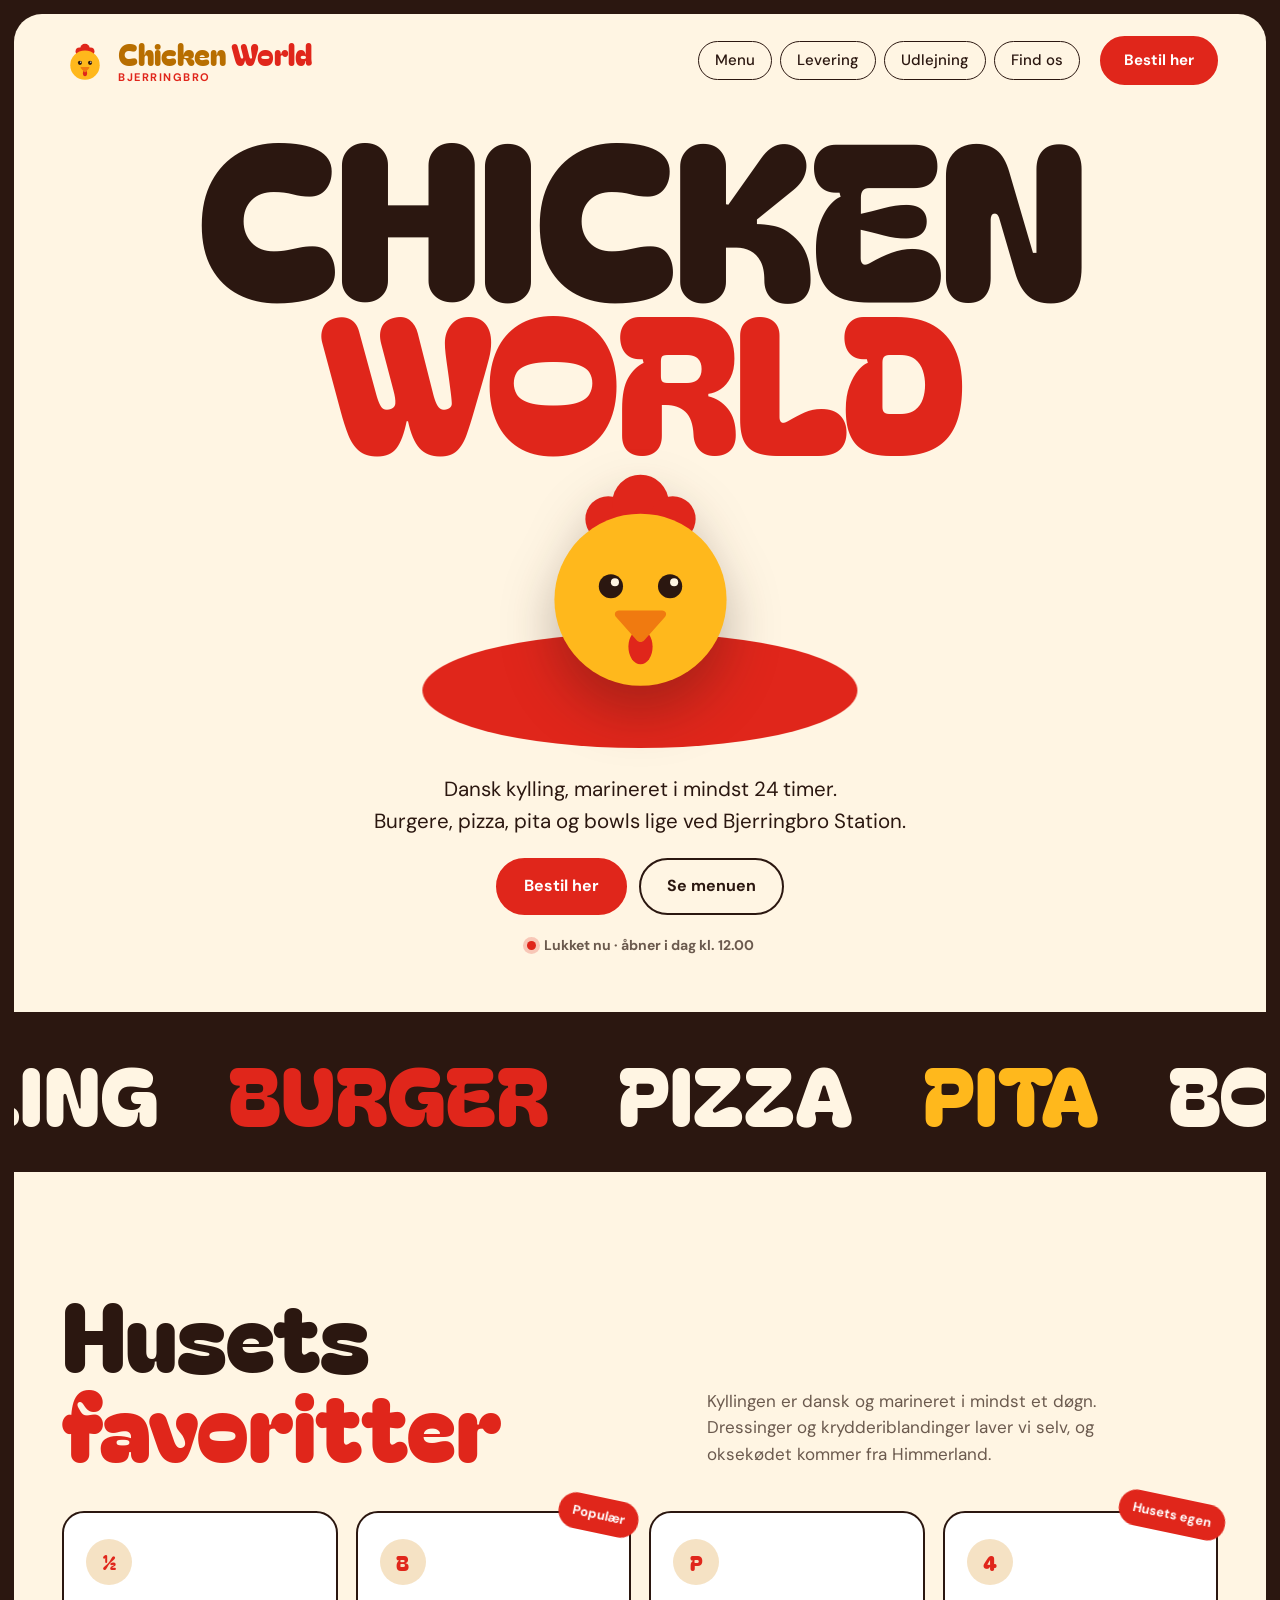
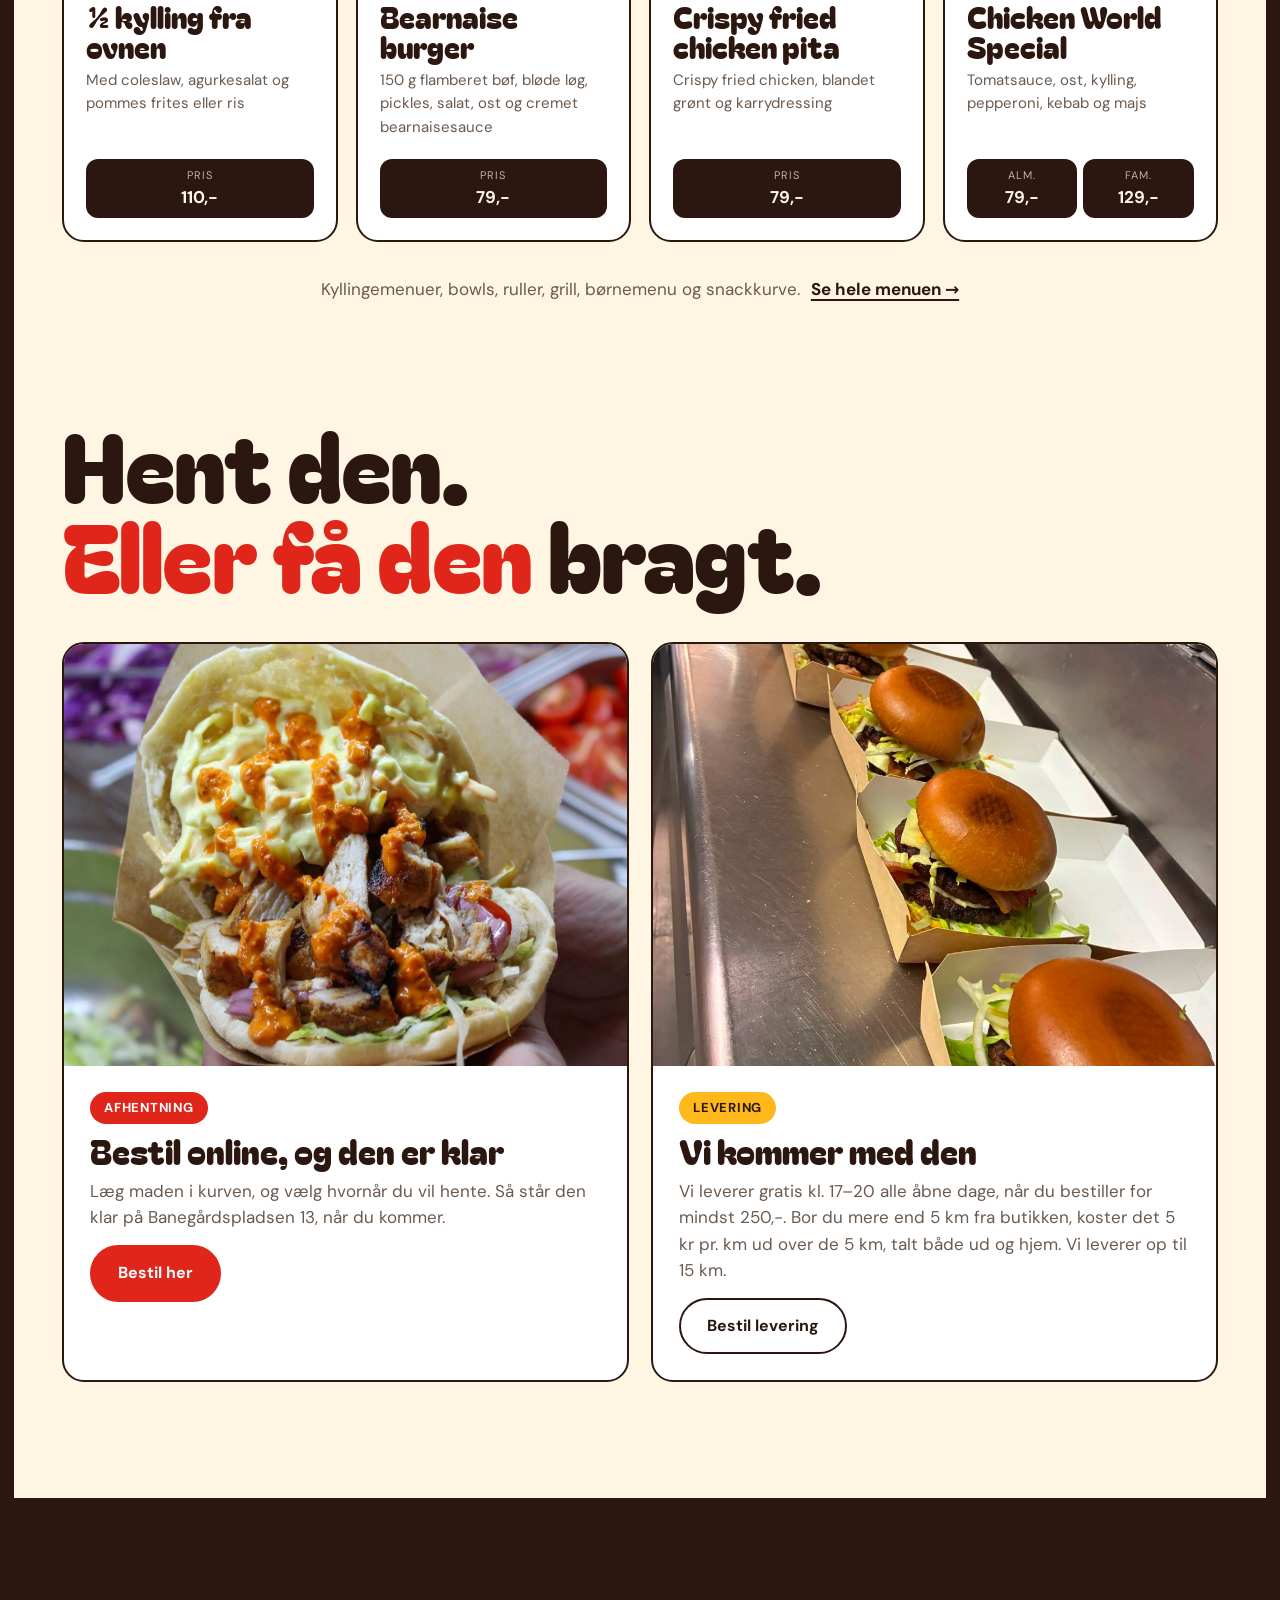
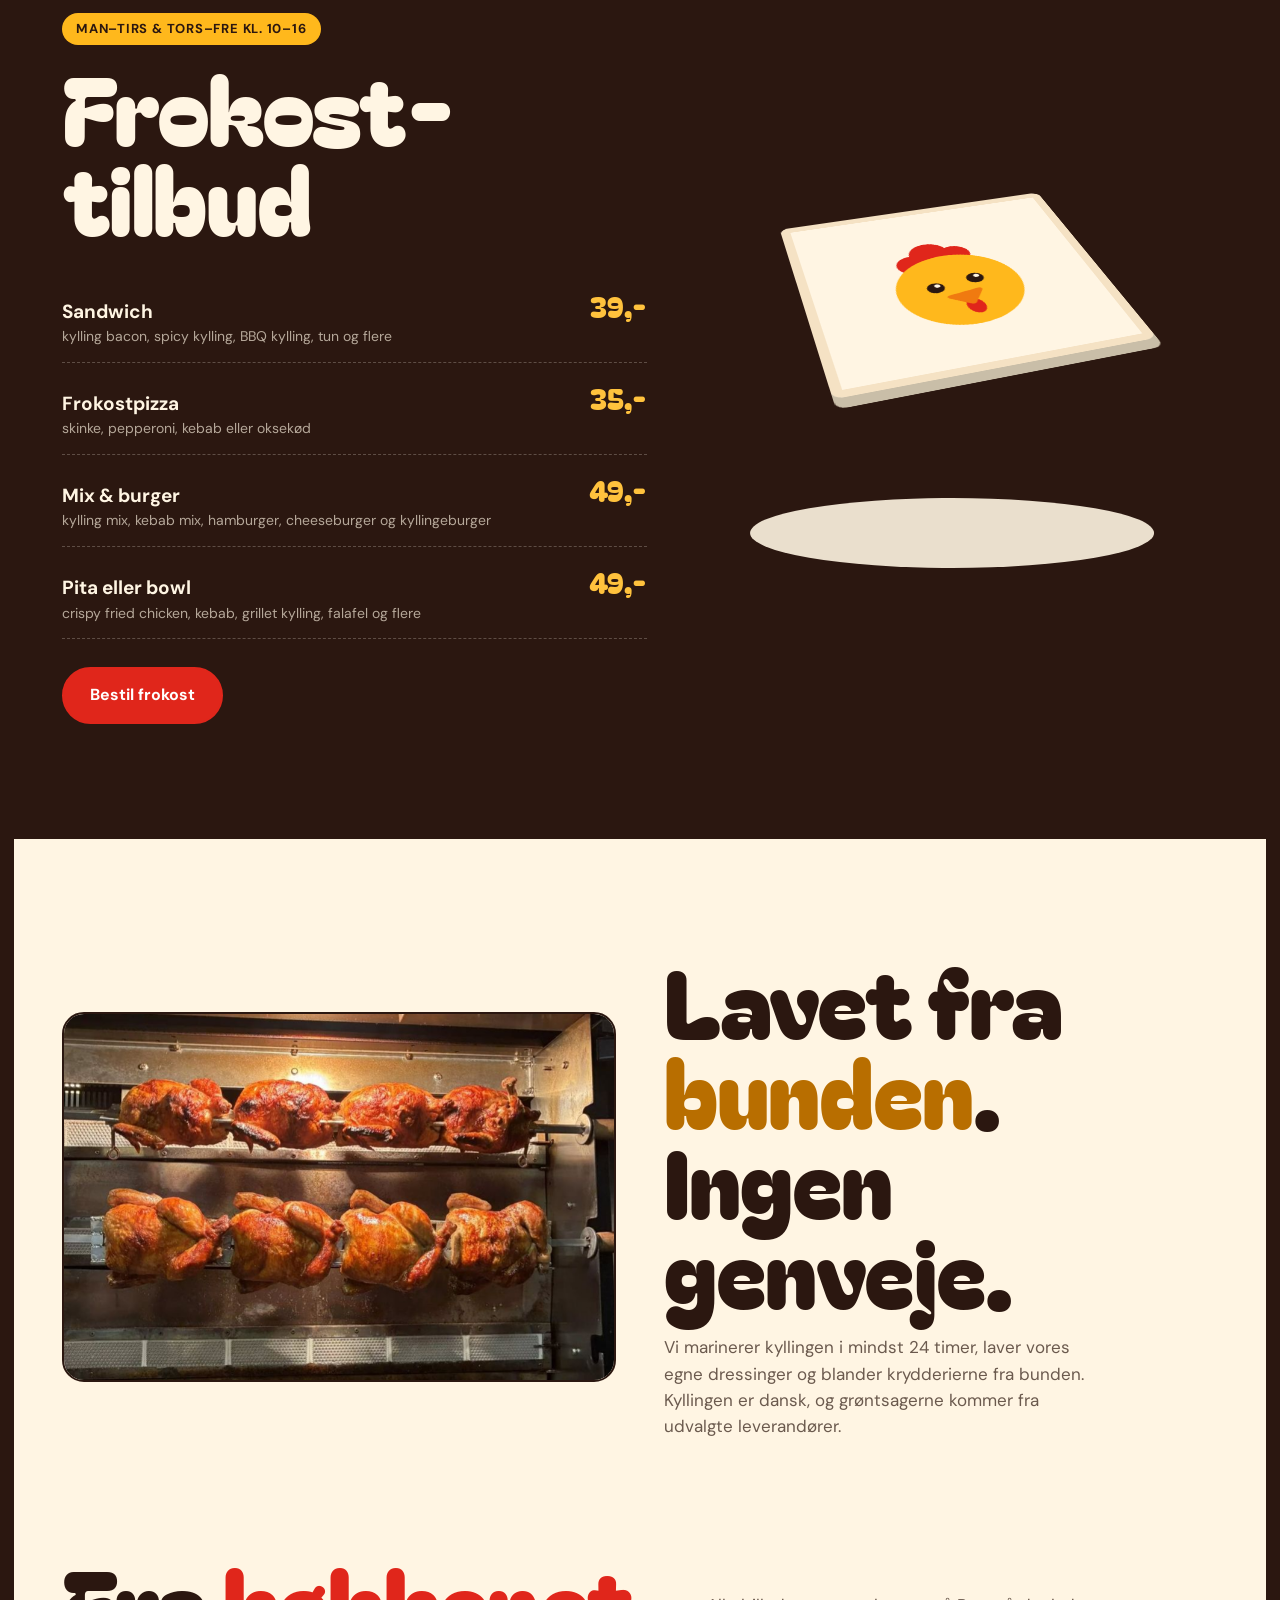
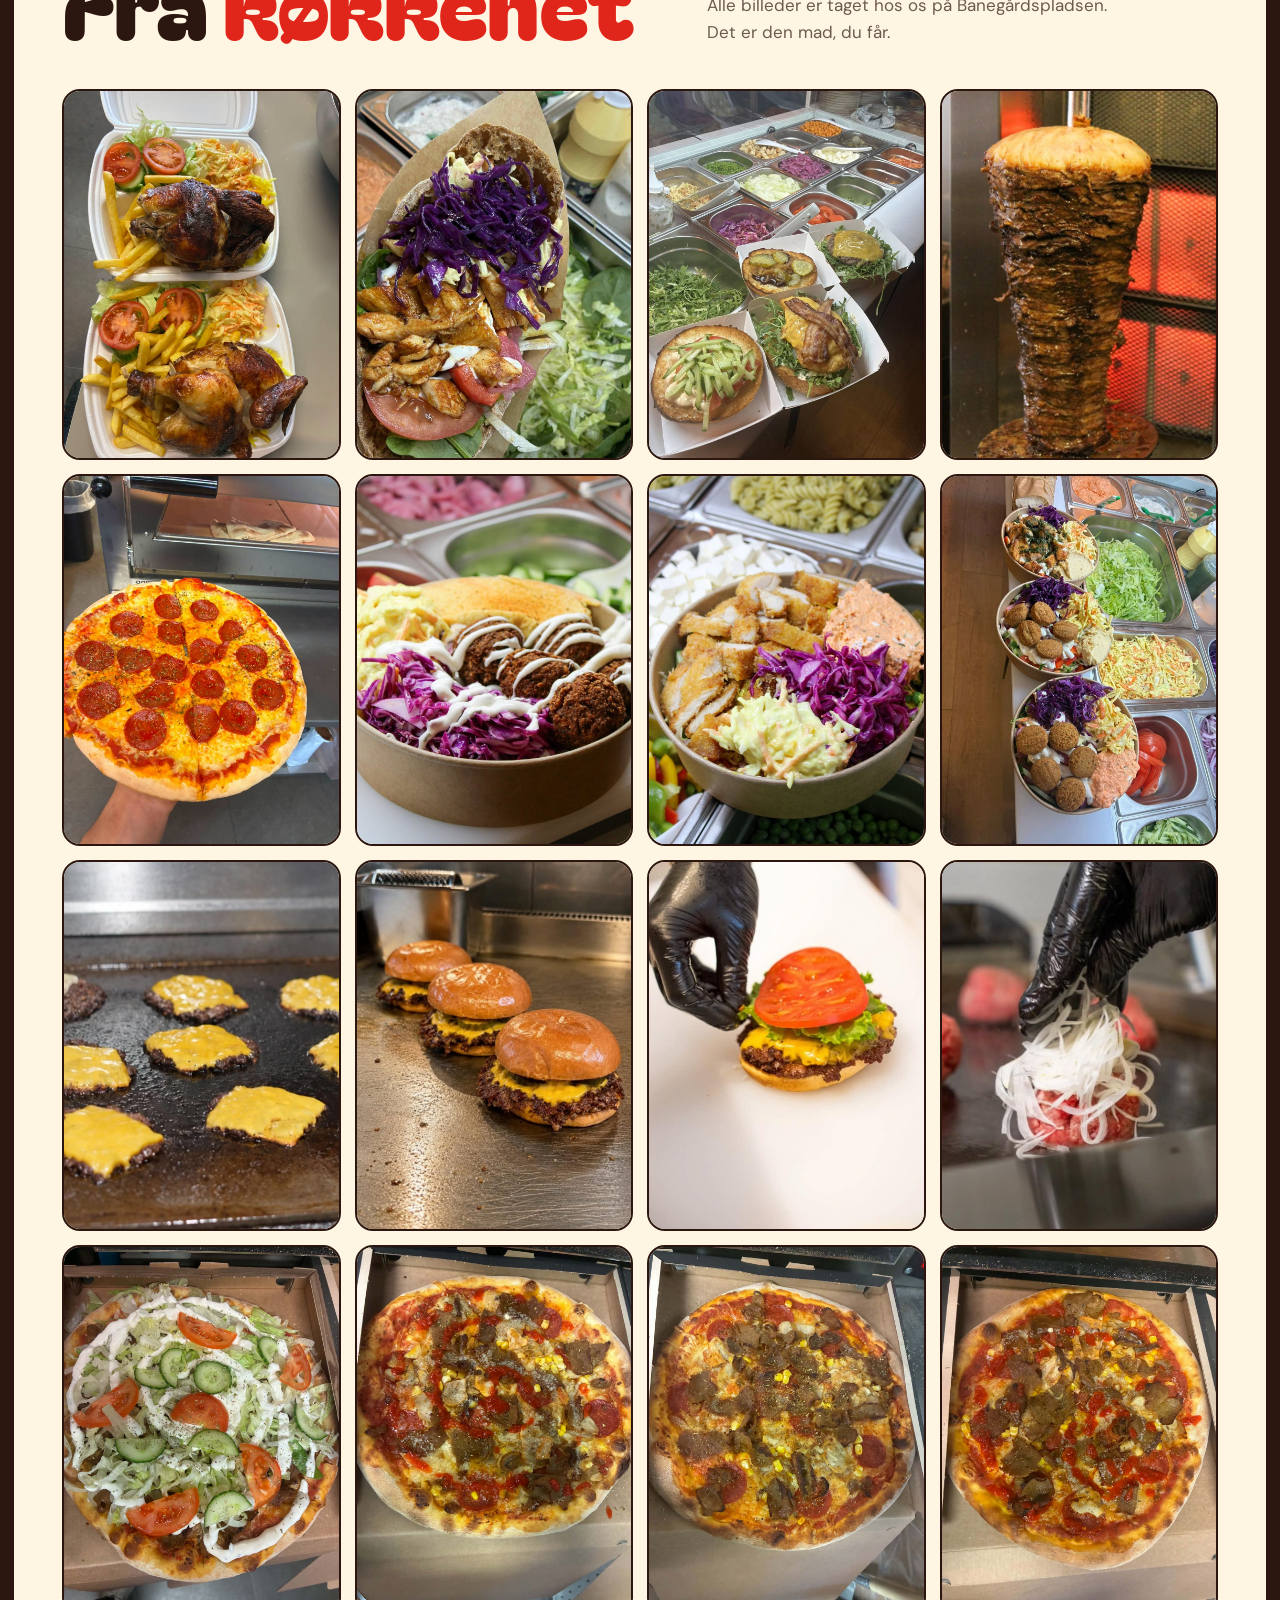
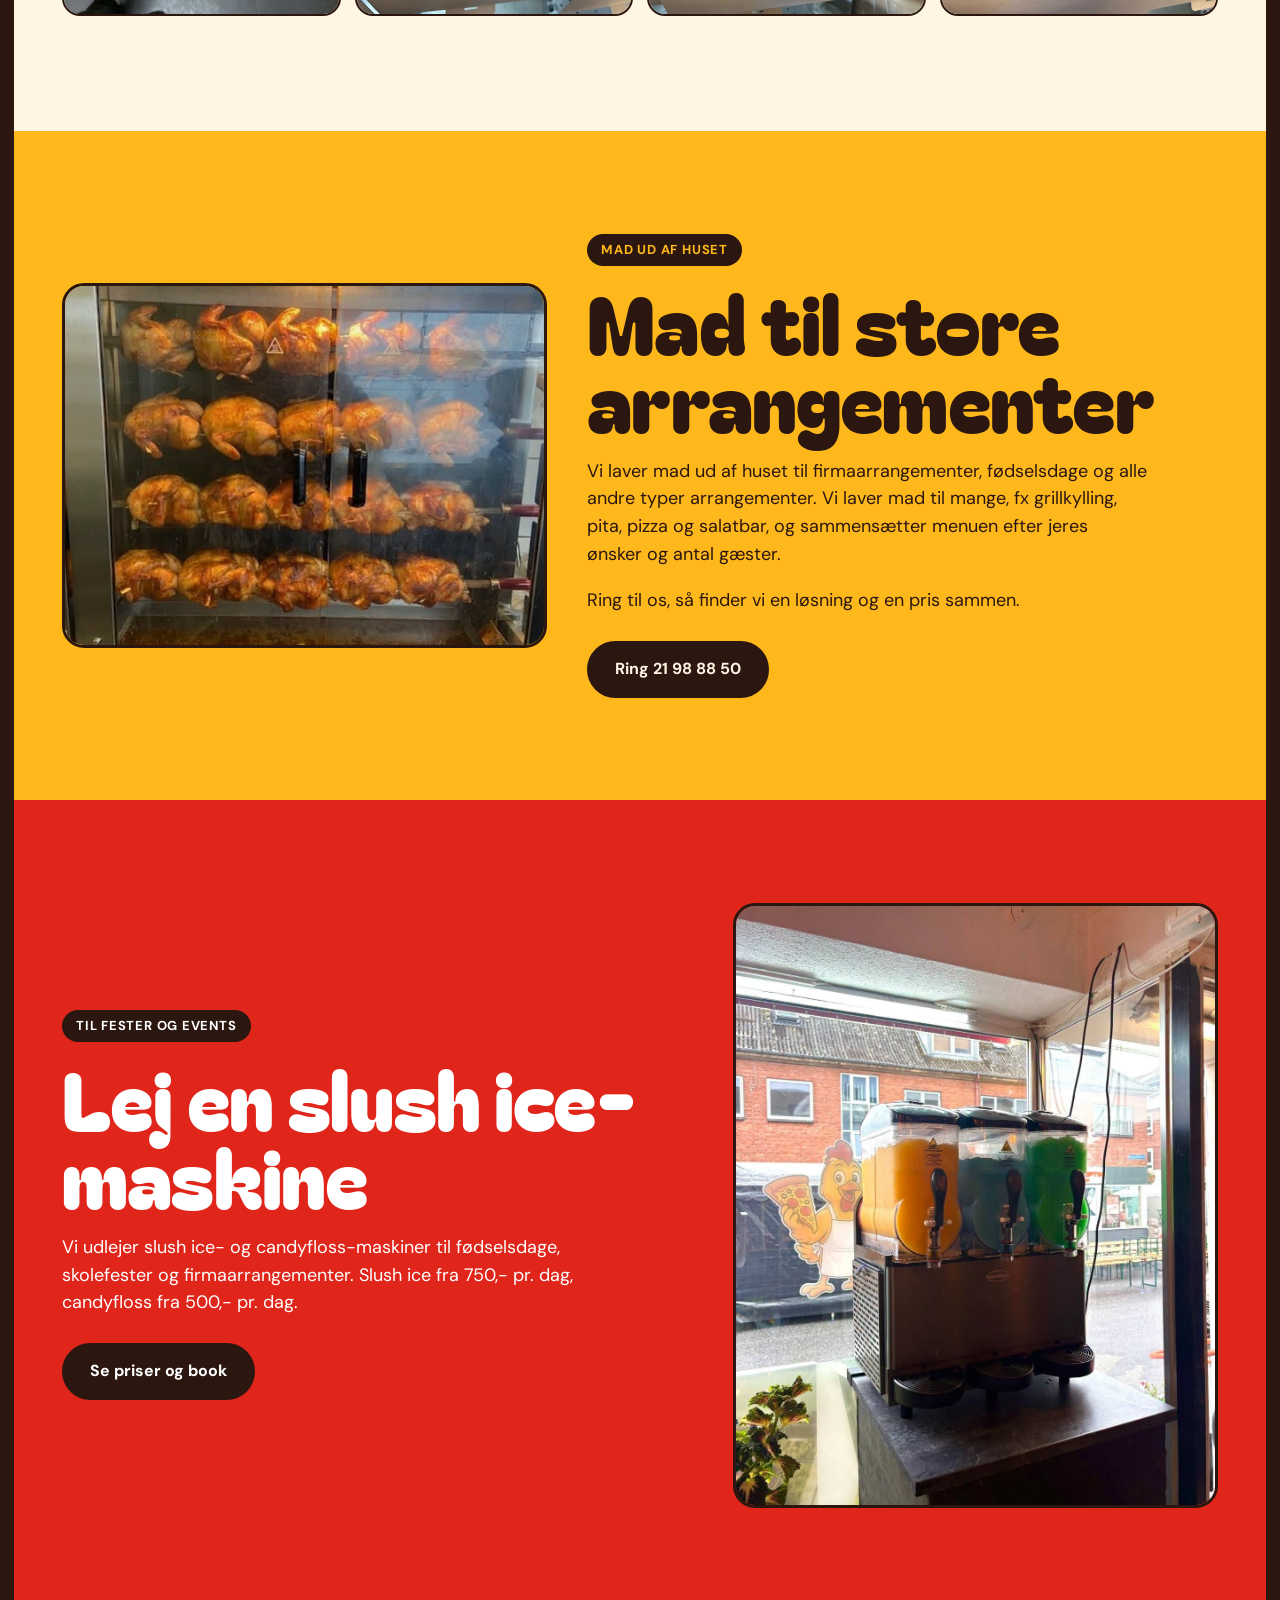
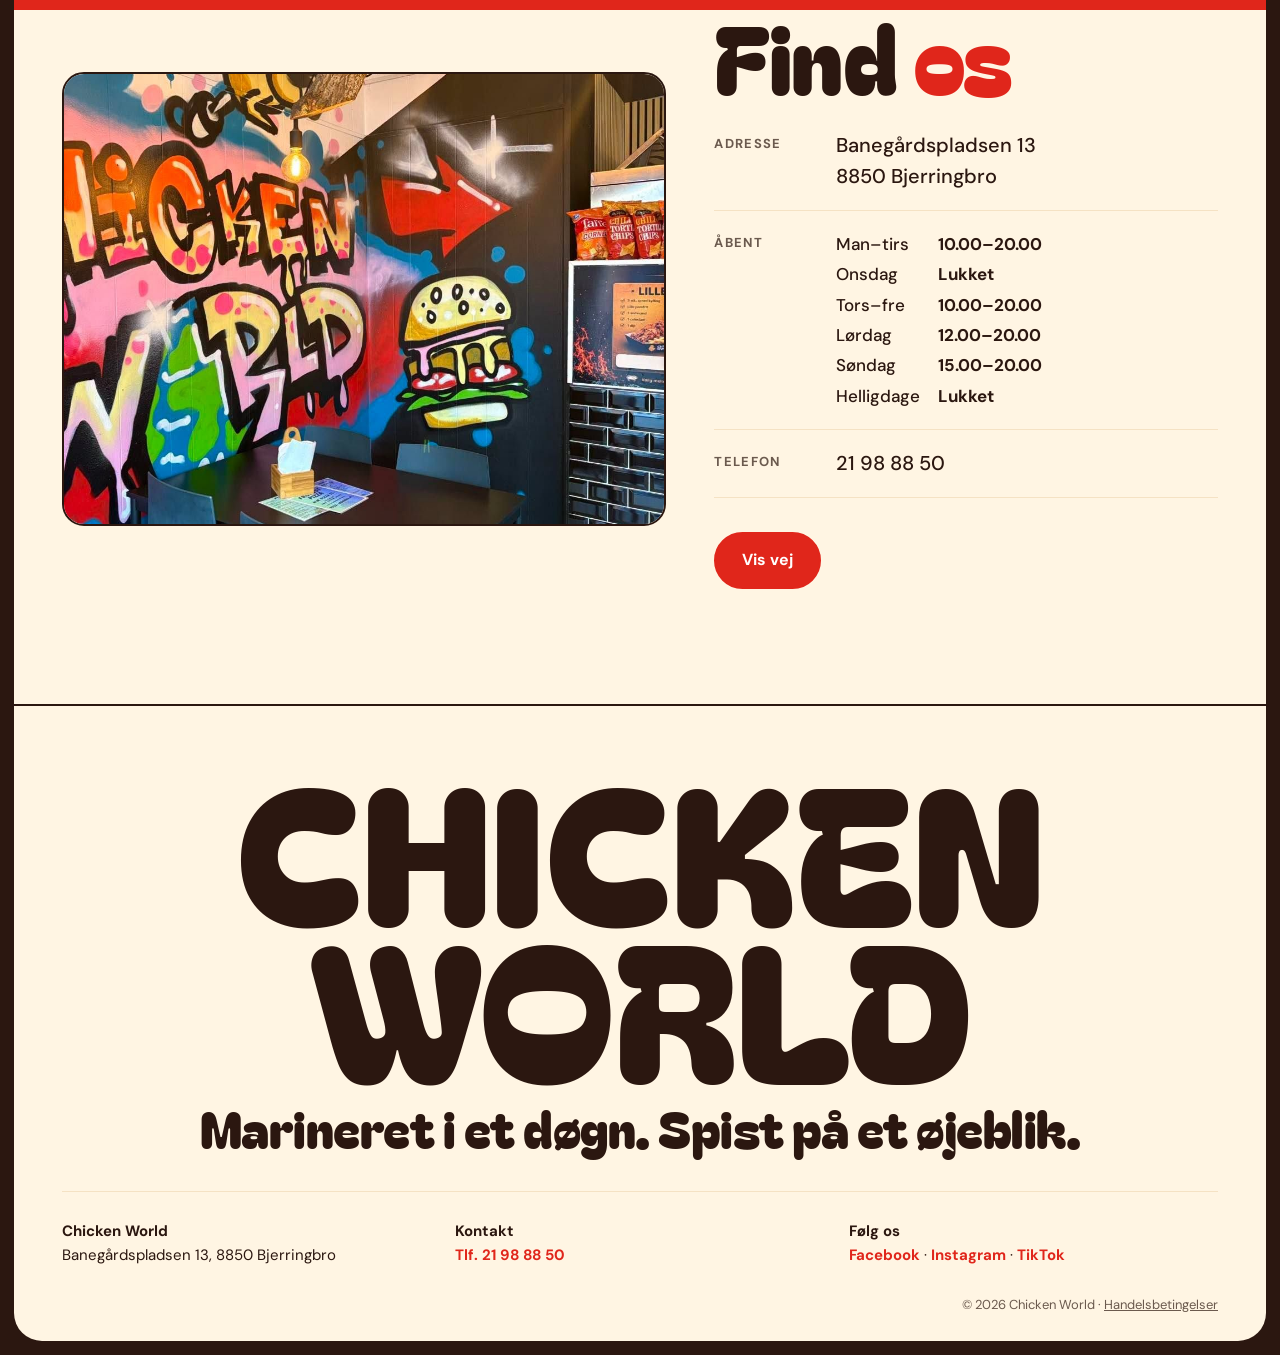
<file: index.html>
<!doctype html>
<html lang="da">
<head>
  <meta charset="utf-8">
  <meta name="viewport" content="width=device-width, initial-scale=1">
  <title>Chicken World – Bjerringbros take-away med kylling, burgere og pizza</title>
  <meta name="description" content="Chicken World på Banegårdspladsen 13 i Bjerringbro. Dansk kylling marineret i 24 timer, burgere, pizza, pita og bowls. Bestil online til afhentning eller levering.">
  <link rel="canonical" href="https://chickenworld.dk/">
  <script type="application/ld+json">{"@context": "https://schema.org", "@type": "Restaurant", "name": "Chicken World", "url": "https://chickenworld.dk/", "telephone": "+4521988850", "image": "https://chickenworld.dk/assets/img/cw-butik.jpg", "logo": "https://chickenworld.dk/assets/img/logo-mark.svg", "servesCuisine": ["Grillkylling", "Burgere", "Pizza", "Pita"], "priceRange": "kr", "address": {"@type": "PostalAddress", "streetAddress": "Banegårdspladsen 13", "postalCode": "8850", "addressLocality": "Bjerringbro", "addressCountry": "DK"}, "openingHoursSpecification": [{"@type": "OpeningHoursSpecification", "dayOfWeek": ["Monday", "Tuesday", "Thursday", "Friday"], "opens": "10:00", "closes": "20:00"}, {"@type": "OpeningHoursSpecification", "dayOfWeek": "Saturday", "opens": "12:00", "closes": "20:00"}, {"@type": "OpeningHoursSpecification", "dayOfWeek": "Sunday", "opens": "15:00", "closes": "20:00"}], "hasMenu": "https://chickenworld.dk/menu.html", "acceptsReservations": false, "sameAs": ["https://www.facebook.com/profile.php?id=61573798095830", "https://www.instagram.com/chickenworld_8850/"]}</script>
  <link rel="icon" href="assets/img/favicon.svg?v=2" type="image/svg+xml">
  <link rel="stylesheet" href="styles.css?v=63">
</head>
<body>
  <div class="frame">

    <!-- NAVIGATION -->
    <header class="nav">
      <a class="nav__logo" href="#top" aria-label="Chicken World – til toppen">
        <img class="nav__mark" src="assets/img/logo-mark.svg" alt="" width="46" height="46">
        <span class="nav__words"><span class="logo-word">Chicken <span class="o">World</span></span>
        <small>Bjerringbro</small></span>
      </a>
      <nav class="nav__links" aria-label="Hovedmenu">
        <a href="menu.html">Menu</a>
        <a href="#levering">Levering</a>
        <a href="udlejning.html">Udlejning</a>
        <a href="#find-os">Find os</a>
      </nav>
      <a class="btn btn--orange nav__cta" href="menu.html">Bestil her</a>
    </header>

    <main id="top">

      <!-- HERO -->
      <section class="hero">
        <h1 class="hero__title" aria-label="Chicken World">
          <span class="hero__word">CHICKEN</span>
          <span class="hero__word hero__word--sub">WORLD</span>
        </h1>
        <div class="hero__stage">
          <div class="hero__blob"></div>
          <img class="hero__pizza hero__leg" src="assets/img/logo-mark.svg" alt="">
        </div>
        <div class="hero__bottom">
          <p class="hero__lead reveal">Dansk kylling, marineret i mindst 24 timer.<br>Burgere, pizza, pita og bowls lige ved Bjerringbro Station.</p>
          <div class="hero__actions reveal">
            <a class="btn btn--orange" href="menu.html">Bestil her</a>
            <a class="btn btn--ghost" href="menu.html">Se menuen</a>
          </div>
          <p class="hero__hours reveal" id="openstatus"><span class="dot"></span> Man–tirs &amp; tors–fre 10–20 · lør 12–20 · søn 15–20</p>
        </div>
      </section>

      <!-- MARQUEE -->
      <section class="marquee" aria-hidden="true">
        <div class="marquee__row" data-dir="-1">
          <span>KYLLING</span><span class="o">BURGER</span><span>PIZZA</span><span class="y">PITA</span><span>BOWLS</span><span class="o">LEVERING</span><span>FROKOST</span><span class="y">CRISPY</span><span>KYLLING</span><span class="o">BURGER</span><span>PIZZA</span><span class="y">PITA</span><span>BOWLS</span><span class="o">LEVERING</span><span>FROKOST</span><span class="y">CRISPY</span>
        </div>
      </section>

      <!-- MENU HIGHLIGHTS -->
      <section class="section menu" id="menu">
        <div class="section__head">
          <h2 class="display reveal">Husets <span class="o">favoritter</span></h2>
          <p class="reveal">Kyllingen er dansk og marineret i mindst et døgn. Dressinger og krydderiblandinger laver vi selv, og oksekødet kommer fra Himmerland.</p>
        </div>
        <div class="cards">
          <article class="card reveal">
            <span class="card__nr">½</span>
            <h3>½ kylling fra ovnen</h3>
            <p>Med coleslaw, agurkesalat og pommes frites eller ris</p>
            <dl class="card__prices card__prices--one"><div><dt>Pris</dt><dd>110,-</dd></div></dl>
          </article>
          <article class="card reveal">
            <span class="card__nr">B</span>
            <h3>Bearnaise burger</h3>
            <p>150 g flamberet bøf, bløde løg, pickles, salat, ost og cremet bearnaisesauce</p>
            <dl class="card__prices card__prices--one"><div><dt>Pris</dt><dd>79,-</dd></div></dl>
            <span class="card__tag">Populær</span>
          </article>
          <article class="card reveal">
            <span class="card__nr">P</span>
            <h3>Crispy fried chicken pita</h3>
            <p>Crispy fried chicken, blandet grønt og karrydressing</p>
            <dl class="card__prices card__prices--one"><div><dt>Pris</dt><dd>79,-</dd></div></dl>
          </article>
          <article class="card reveal">
            <span class="card__nr">4</span>
            <h3>Chicken World Special</h3>
            <p>Tomatsauce, ost, kylling, pepperoni, kebab og majs</p>
            <dl class="card__prices card__prices--two">
              <div><dt>Alm.</dt><dd>79,-</dd></div>
              <div><dt>Fam.</dt><dd>129,-</dd></div>
            </dl>
            <span class="card__tag">Husets egen</span>
          </article>
        </div>
        <p class="menu__more reveal">
          Kyllingemenuer, bowls, ruller, grill, børnemenu og snackkurve.
          <a href="menu.html">Se hele menuen →</a>
        </p>
      </section>

      <!-- AFHENTNING / LEVERING -->
      <section class="section ways" id="levering">
        <h2 class="display reveal">Hent den.<br><span class="o">Eller få den</span> bragt.</h2>
        <div class="ways__grid">
          <article class="way reveal">
            <div class="way__img"><img src="assets/img/cw-mad.jpg" alt="Pita med grillet kylling og chilisauce" loading="lazy"></div>
            <div class="way__body">
              <span class="pill pill--orange">Afhentning</span>
              <h3>Bestil online, og den er klar</h3>
              <p>Læg maden i kurven, og vælg hvornår du vil hente. Så står den klar på Banegårdspladsen 13, når du kommer.</p>
              <a class="btn btn--orange way__cta" href="menu.html">Bestil her</a>
            </div>
          </article>
          <article class="way reveal">
            <div class="way__img"><img src="assets/img/cw-levering.jpg" alt="Burgere i takeaway-bakker" loading="lazy"></div>
            <div class="way__body">
              <span class="pill pill--green">Levering</span>
              <h3>Vi kommer med den</h3>
              <p>Vi leverer gratis kl. 17–20 alle åbne dage, når du bestiller for mindst 250,-. Bor du mere end 5 km fra butikken, koster det 5 kr pr. km ud over de 5 km, talt både ud og hjem. Vi leverer op til 15 km.</p>
              <a class="btn btn--ghost way__cta" href="menu.html">Bestil levering</a>
            </div>
          </article>
        </div>
      </section>

      <!-- FROKOST -->
      <section class="lunch">
        <div class="lunch__inner">
          <div class="lunch__text">
            <span class="pill pill--green">Man–tirs &amp; tors–fre kl. 10–16</span>
            <h2 class="display reveal">Frokost&shy;tilbud</h2>
            <ul class="lunch__list">
              <li class="reveal"><span>Sandwich <small>kylling bacon, spicy kylling, BBQ kylling, tun og flere</small></span><b>39,-</b></li>
              <li class="reveal"><span>Frokostpizza <small>skinke, pepperoni, kebab eller oksekød</small></span><b>35,-</b></li>
              <li class="reveal"><span>Mix &amp; burger <small>kylling mix, kebab mix, hamburger, cheeseburger og kyllingeburger</small></span><b>49,-</b></li>
              <li class="reveal"><span>Pita eller bowl <small>crispy fried chicken, kebab, grillet kylling, falafel og flere</small></span><b>49,-</b></li>
            </ul>
            <a class="btn btn--orange lunch__cta" href="menu.html#frokost">Bestil frokost</a>
          </div>
          <div class="lunch__visual">
            <div class="box" data-float>
              <div class="box__lid"><img src="assets/img/logo-mark.svg" alt=""></div>
            </div>
            <div class="lunch__shadow"></div>
          </div>
        </div>
      </section>

      <!-- SÅDAN LAVER VI MADEN -->
      <section class="section baked" id="om-os">
        <div class="baked__grid">
          <div class="baked__img reveal"><img data-parallax="0.08" src="assets/img/cw-kylling.jpg" alt="Kyllinger på grillspyd i ovnen" loading="lazy"></div>
          <div class="baked__side">
            <h2 class="display reveal">Lavet fra <span class="g">bunden</span>.<br>Ingen genveje.</h2>
            <p class="reveal">Vi marinerer kyllingen i mindst 24 timer, laver vores egne dressinger og blander krydderierne fra bunden. Kyllingen er dansk, og grøntsagerne kommer fra udvalgte leverandører.</p>
          </div>
        </div>
      </section>

      <!-- GALLERI -->
      <section class="section gallery" aria-label="Billeder fra køkkenet">
        <div class="section__head">
          <h2 class="display reveal">Fra <span class="o">køkkenet</span></h2>
          <p class="reveal">Alle billeder er taget hos os på Banegårdspladsen. Det er den mad, du får.</p>
        </div>
        <div class="gallery__grid">
          <figure class="g1 reveal"><img src="assets/img/galleri-kylling.jpg" alt="Grillede halve kyllinger med pommes frites og salat" loading="lazy"></figure>
          <figure class="g2 reveal"><img src="assets/img/galleri-pita.jpg" alt="Pita med grillet kylling, rødkål og salat" loading="lazy"></figure>
          <figure class="g3 reveal"><img src="assets/img/galleri-burgere.jpg" alt="Burgere i takeaway-bakker ved salatbaren" loading="lazy"></figure>
          <figure class="g4 reveal"><img style="object-position: 56% 50%" src="assets/img/galleri-kebab.jpg" alt="Kebabspyd på grillen" loading="lazy"></figure>
          <figure class="g5 reveal"><img src="assets/img/galleri-pizza.jpg" alt="Pepperonipizza" loading="lazy"></figure>
          <figure class="g6 reveal"><img src="assets/img/galleri-falafel.jpg" alt="Falafel bowl med rødkål og dressing" loading="lazy"></figure>
          <figure class="g7 reveal"><img src="assets/img/galleri-bowl.jpg" alt="Crispy chicken bowl ved salatbaren" loading="lazy"></figure>
          <figure class="g8 reveal"><img src="assets/img/galleri-salatbar.jpg" alt="Falafel og kylling i bowls ved salatbaren" loading="lazy"></figure>
          <figure class="g9 reveal"><img src="assets/img/smash-grill.jpg" alt="Smashbøffer med cheddar på den varme plade" loading="lazy"></figure>
          <figure class="g10 reveal"><img src="assets/img/smash-tre.jpg" alt="Tre smashburgere på pladen" loading="lazy"></figure>
          <figure class="g11 reveal"><img src="assets/img/smash-tomat.jpg" alt="Tomat og salat lægges på en smashburger" loading="lazy"></figure>
          <figure class="g12 reveal"><img src="assets/img/smash-log.jpg" alt="Løg på bøffen, før den bliver smashet" loading="lazy"></figure>
          <figure class="g13 reveal"><img src="assets/img/pizza-salat.jpg" alt="Salatpizza med salat, tomat, agurk og dressing" loading="lazy"></figure>
          <figure class="g14 reveal"><img src="assets/img/pizza-special-1.jpg" alt="Pizza med kebab, pepperoni og majs" loading="lazy"></figure>
          <figure class="g15 reveal"><img src="assets/img/pizza-special-2.jpg" alt="Pizza med kebab, kylling, pepperoni og majs" loading="lazy"></figure>
          <figure class="g16 reveal"><img src="assets/img/pizza-kebab.jpg" alt="Pizza med kebab og pepperoni" loading="lazy"></figure>
        </div>
      </section>

      <!-- MAD UD AF HUSET -->
      <section class="cater" id="arrangementer">
        <div class="cater__inner">
          <div class="cater__img reveal"><img src="assets/img/galleri-grill.jpg" alt="Grillen fyldt med hele kyllinger" loading="lazy"></div>
          <div>
            <span class="pill">Mad ud af huset</span>
            <h2 class="display reveal">Mad til store arrange&shy;menter</h2>
            <p class="reveal">Vi laver mad ud af huset til firmaarrangementer, fødselsdage og alle andre typer arrangementer. Vi laver mad til mange, fx grillkylling, pita, pizza og salatbar, og sammensætter menuen efter jeres ønsker og antal gæster.</p>
            <p class="reveal">Ring til os, så finder vi en løsning og en pris sammen.</p>
            <a class="btn btn--dark reveal" href="tel:+4521988850">Ring 21 98 88 50</a>
          </div>
        </div>
      </section>

      <!-- UDLEJNING -->
      <section class="rent">
        <div class="rent__inner">
          <div>
            <span class="pill pill--orange">Til fester og events</span>
            <h2 class="display reveal">Lej en slush ice&shy;maskine</h2>
            <p class="reveal">Vi udlejer slush ice- og candyfloss-maskiner til fødselsdage, skolefester og firmaarrangementer. Slush ice fra 750,- pr. dag, candyfloss fra 500,- pr. dag.</p>
            <a class="btn btn--orange reveal" href="udlejning.html">Se priser og book</a>
          </div>
          <div class="rent__img reveal"><img src="assets/img/cw-slush.jpg" alt="Slush ice-maskine med tre smage i butikken" loading="lazy"></div>
        </div>
      </section>

      <!-- FIND OS -->
      <section class="section find" id="find-os">
        <div class="find__img reveal"><img src="assets/img/cw-butik.jpg" alt="Graffitivæg med Chicken World-logo inde i butikken" loading="lazy"></div>
        <div class="find__info">
          <h2 class="display reveal">Find <span class="o">os</span></h2>
          <dl class="find__list">
            <div class="reveal"><dt>Adresse</dt><dd><a href="https://maps.google.com/?q=Baneg%C3%A5rdspladsen+13,+8850+Bjerringbro" target="_blank" rel="noopener">Banegårdspladsen 13<br>8850 Bjerringbro</a></dd></div>
            <div class="reveal"><dt>Åbent</dt><dd>
              <table class="hours">
                <tr><th>Man–tirs</th><td>10.00–20.00</td></tr>
                <tr><th>Onsdag</th><td>Lukket</td></tr>
                <tr><th>Tors–fre</th><td>10.00–20.00</td></tr>
                <tr><th>Lørdag</th><td>12.00–20.00</td></tr>
                <tr><th>Søndag</th><td>15.00–20.00</td></tr>
                <tr><th>Helligdage</th><td>Lukket</td></tr>
              </table>
            </dd></div>
            <div class="reveal"><dt>Telefon</dt><dd><a href="tel:+4521988850">21 98 88 50</a></dd></div>
          </dl>
          <a class="btn btn--orange reveal" href="https://maps.google.com/?q=Baneg%C3%A5rdspladsen+13,+8850+Bjerringbro" target="_blank" rel="noopener">Vis vej</a>
        </div>
      </section>
    </main>

    <!-- FOOTER -->
    <footer class="footer">
      <div class="footer__big">
        <span class="footer__word">CHICKEN<br>WORLD</span>
      </div>
      <p class="footer__slogan display">Marineret i et døgn. Spist på et øjeblik.</p>
      <div class="footer__cols">
        <p><b>Chicken World</b><br>Banegårdspladsen 13, 8850 Bjerringbro</p>
        <p><b>Kontakt</b><br><a href="tel:+4521988850">Tlf. 21 98 88 50</a></p>
        <p><b>Følg os</b><br>
          <a href="https://www.facebook.com/profile.php?id=61573798095830" target="_blank" rel="noopener">Facebook</a> ·
          <a href="https://www.instagram.com/chickenworld_8850/" target="_blank" rel="noopener">Instagram</a> ·
          <a href="https://www.tiktok.com/@chickenworld8850" target="_blank" rel="noopener">TikTok</a></p>
      </div>
      <p class="footer__copy">© <span id="year">2026</span> Chicken World · <a href="handelsbetingelser.html">Handelsbetingelser</a></p>
    </footer>
  </div>

  <a class="call-fab" href="menu.html">Bestil her</a>

  <script src="site-config.js?v=63"></script>
  <script src="script.js?v=63"></script>
</body>
</html>
</file>
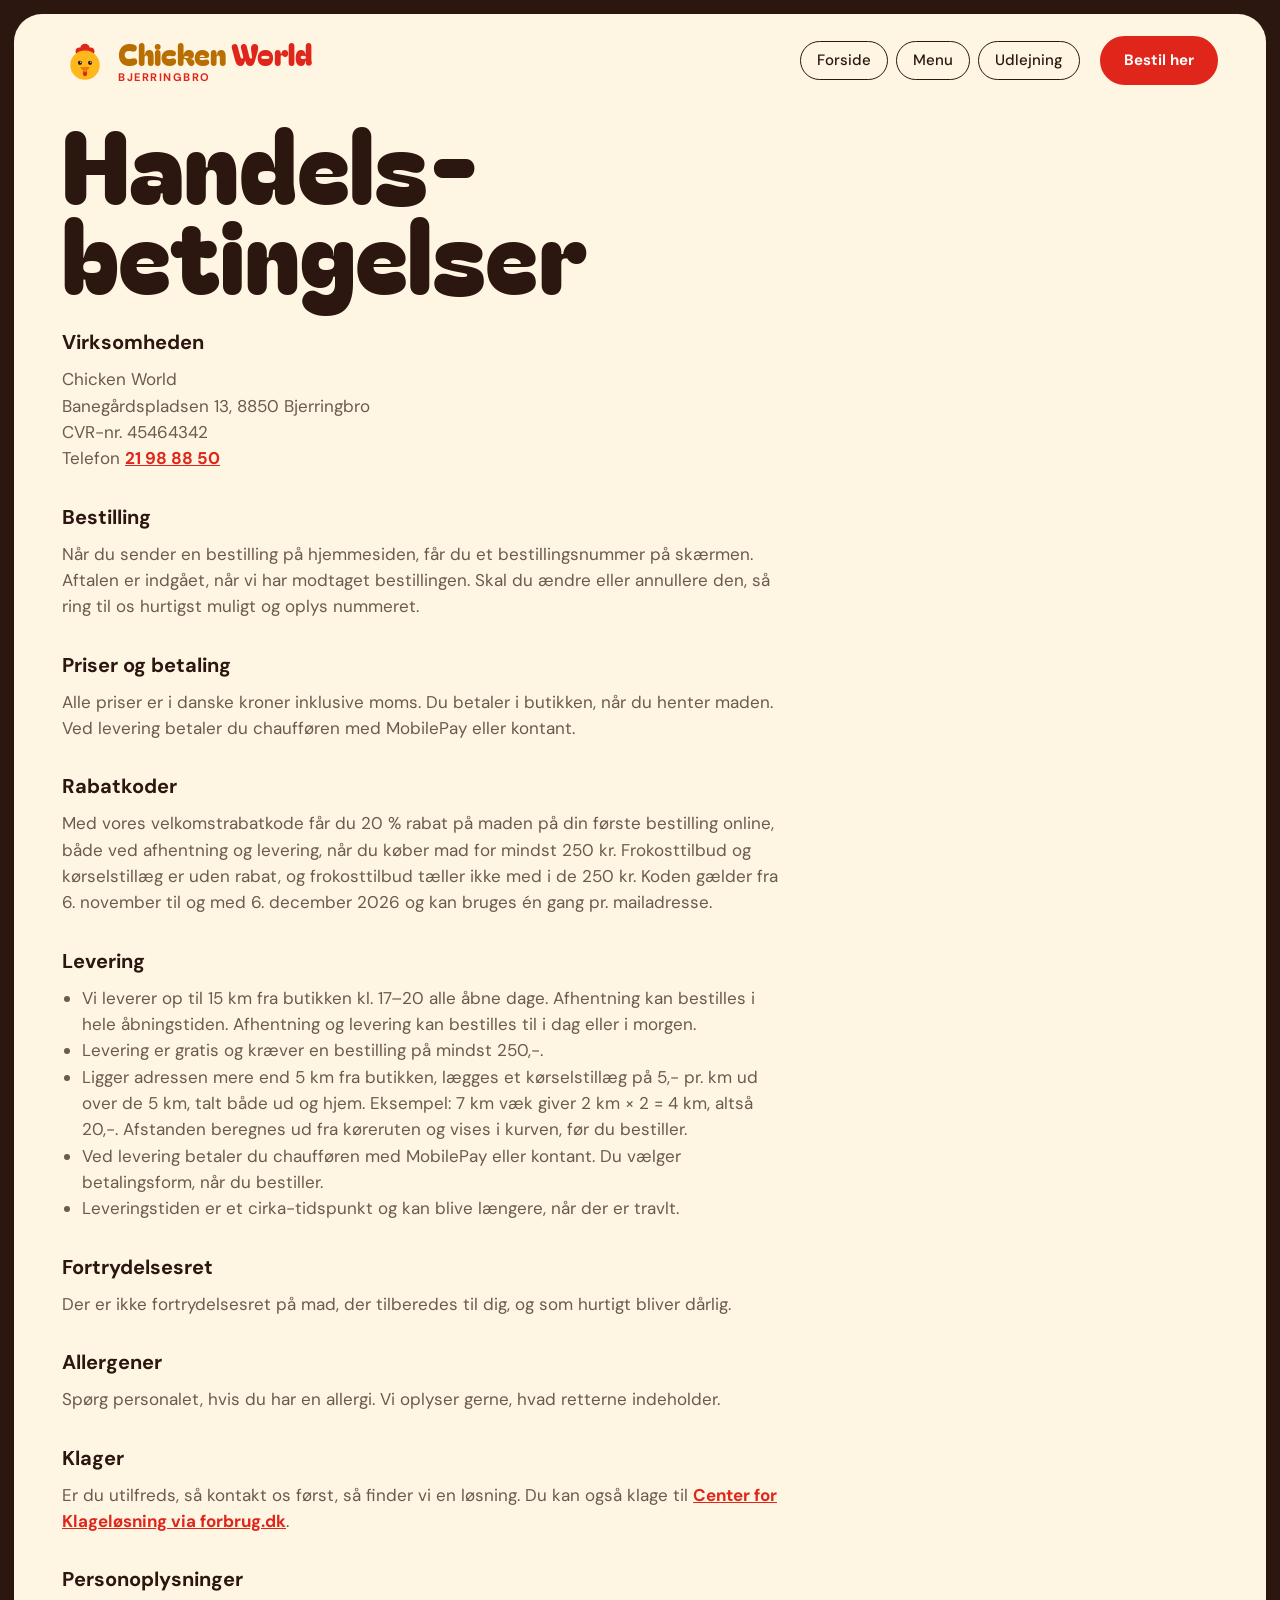
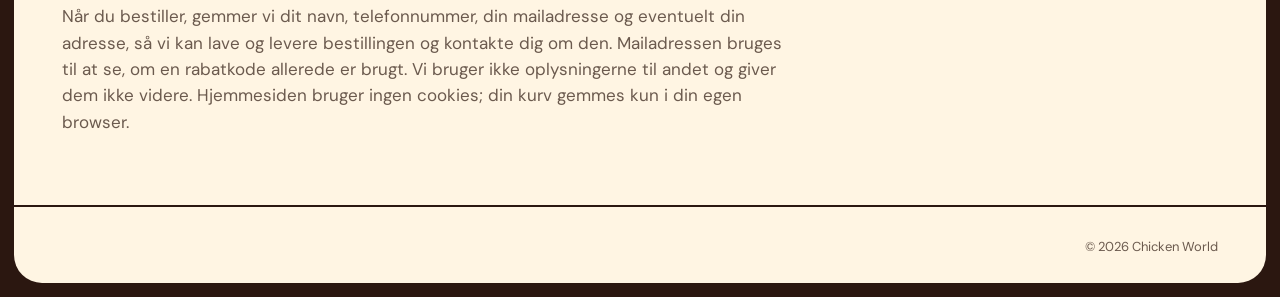
<file: handelsbetingelser.html>
<!doctype html>
<html lang="da">
<head>
  <meta charset="utf-8">
  <meta name="viewport" content="width=device-width, initial-scale=1">
  <title>Handelsbetingelser – Chicken World Bjerringbro</title>
  <meta name="robots" content="noindex">
  <link rel="icon" href="assets/img/favicon.svg?v=2" type="image/svg+xml">
  <link rel="stylesheet" href="styles.css?v=63">
  <style>
    .legal { padding: 10px clamp(18px, 4vw, 48px) 70px; max-width: 820px; }
    .legal h1 { font-family: var(--display); font-weight: 400; font-size: clamp(48px, 8vw, 100px); line-height: .9; margin-bottom: 26px; }
    .legal h2 { font-size: 20px; margin: 30px 0 8px; }
    .legal p, .legal li { color: var(--muted); }
    .legal ul { padding-left: 20px; }
    .legal a { color: var(--red); font-weight: 700; }
  </style>
</head>
<body>
  <div class="frame">
    <header class="nav">
      <a class="nav__logo" href="index.html" aria-label="Chicken World – til forsiden">
        <img class="nav__mark" src="assets/img/logo-mark.svg" alt="" width="46" height="46">
        <span class="nav__words"><span class="logo-word">Chicken <span class="o">World</span></span>
        <small>Bjerringbro</small></span>
      </a>
      <nav class="nav__links" aria-label="Hovedmenu">
        <a href="index.html">Forside</a>
        <a href="menu.html">Menu</a>
        <a href="udlejning.html">Udlejning</a>
      </nav>
      <a class="btn btn--orange nav__cta" href="menu.html">Bestil her</a>
    </header>

    <main class="legal">
      <h1>Handels&shy;betingelser</h1>

      <h2>Virksomheden</h2>
      <p>Chicken World<br>Banegårdspladsen 13, 8850 Bjerringbro<br>CVR-nr. 45464342<br>Telefon <a href="tel:+4521988850">21 98 88 50</a></p>

      <h2>Bestilling</h2>
      <p>Når du sender en bestilling på hjemmesiden, får du et bestillingsnummer på skærmen. Aftalen er indgået, når vi har modtaget bestillingen. Skal du ændre eller annullere den, så ring til os hurtigst muligt og oplys nummeret.</p>

      <h2>Priser og betaling</h2>
      <p>Alle priser er i danske kroner inklusive moms. Du betaler i butikken, når du henter maden. Ved levering betaler du chaufføren med MobilePay eller kontant.</p>

      <h2>Rabatkoder</h2>
      <p>Med vores velkomstrabatkode får du 20 % rabat på maden på din første bestilling online, både ved afhentning og levering, når du køber mad for mindst 250 kr. Frokosttilbud og kørselstillæg er uden rabat, og frokosttilbud tæller ikke med i de 250 kr. Koden gælder fra 6. november til og med 6. december 2026 og kan bruges én gang pr. mailadresse.</p>

      <h2>Levering</h2>
      <ul>
        <li>Vi leverer op til 15 km fra butikken kl. 17–20 alle åbne dage. Afhentning kan bestilles i hele åbningstiden. Afhentning og levering kan bestilles til i dag eller i morgen.</li>
        <li>Levering er gratis og kræver en bestilling på mindst 250,-.</li>
        <li>Ligger adressen mere end 5 km fra butikken, lægges et kørselstillæg på 5,- pr. km ud over de 5 km, talt både ud og hjem. Eksempel: 7 km væk giver 2 km × 2 = 4 km, altså 20,-. Afstanden beregnes ud fra køreruten og vises i kurven, før du bestiller.</li>
        <li>Ved levering betaler du chaufføren med MobilePay eller kontant. Du vælger betalingsform, når du bestiller.</li>
        <li>Leveringstiden er et cirka-tidspunkt og kan blive længere, når der er travlt.</li>
      </ul>

      <h2>Fortrydelsesret</h2>
      <p>Der er ikke fortrydelsesret på mad, der tilberedes til dig, og som hurtigt bliver dårlig.</p>

      <h2>Allergener</h2>
      <p>Spørg personalet, hvis du har en allergi. Vi oplyser gerne, hvad retterne indeholder.</p>

      <h2>Klager</h2>
      <p>Er du utilfreds, så kontakt os først, så finder vi en løsning. Du kan også klage til <a href="https://www.forbrug.dk/" target="_blank" rel="noopener">Center for Klageløsning via forbrug.dk</a>.</p>

      <h2>Personoplysninger</h2>
      <p>Når du bestiller, gemmer vi dit navn, telefonnummer, din mailadresse og eventuelt din adresse, så vi kan lave og levere bestillingen og kontakte dig om den. Mailadressen bruges til at se, om en rabatkode allerede er brugt. Vi bruger ikke oplysningerne til andet og giver dem ikke videre. Hjemmesiden bruger ingen cookies; din kurv gemmes kun i din egen browser.</p>
    </main>

    <footer class="footer">
      <p class="footer__copy">© <span id="year">2026</span> Chicken World</p>
    </footer>
  </div>
  <script>document.getElementById('year').textContent = new Date().getFullYear();</script>
</body>
</html>
</file>
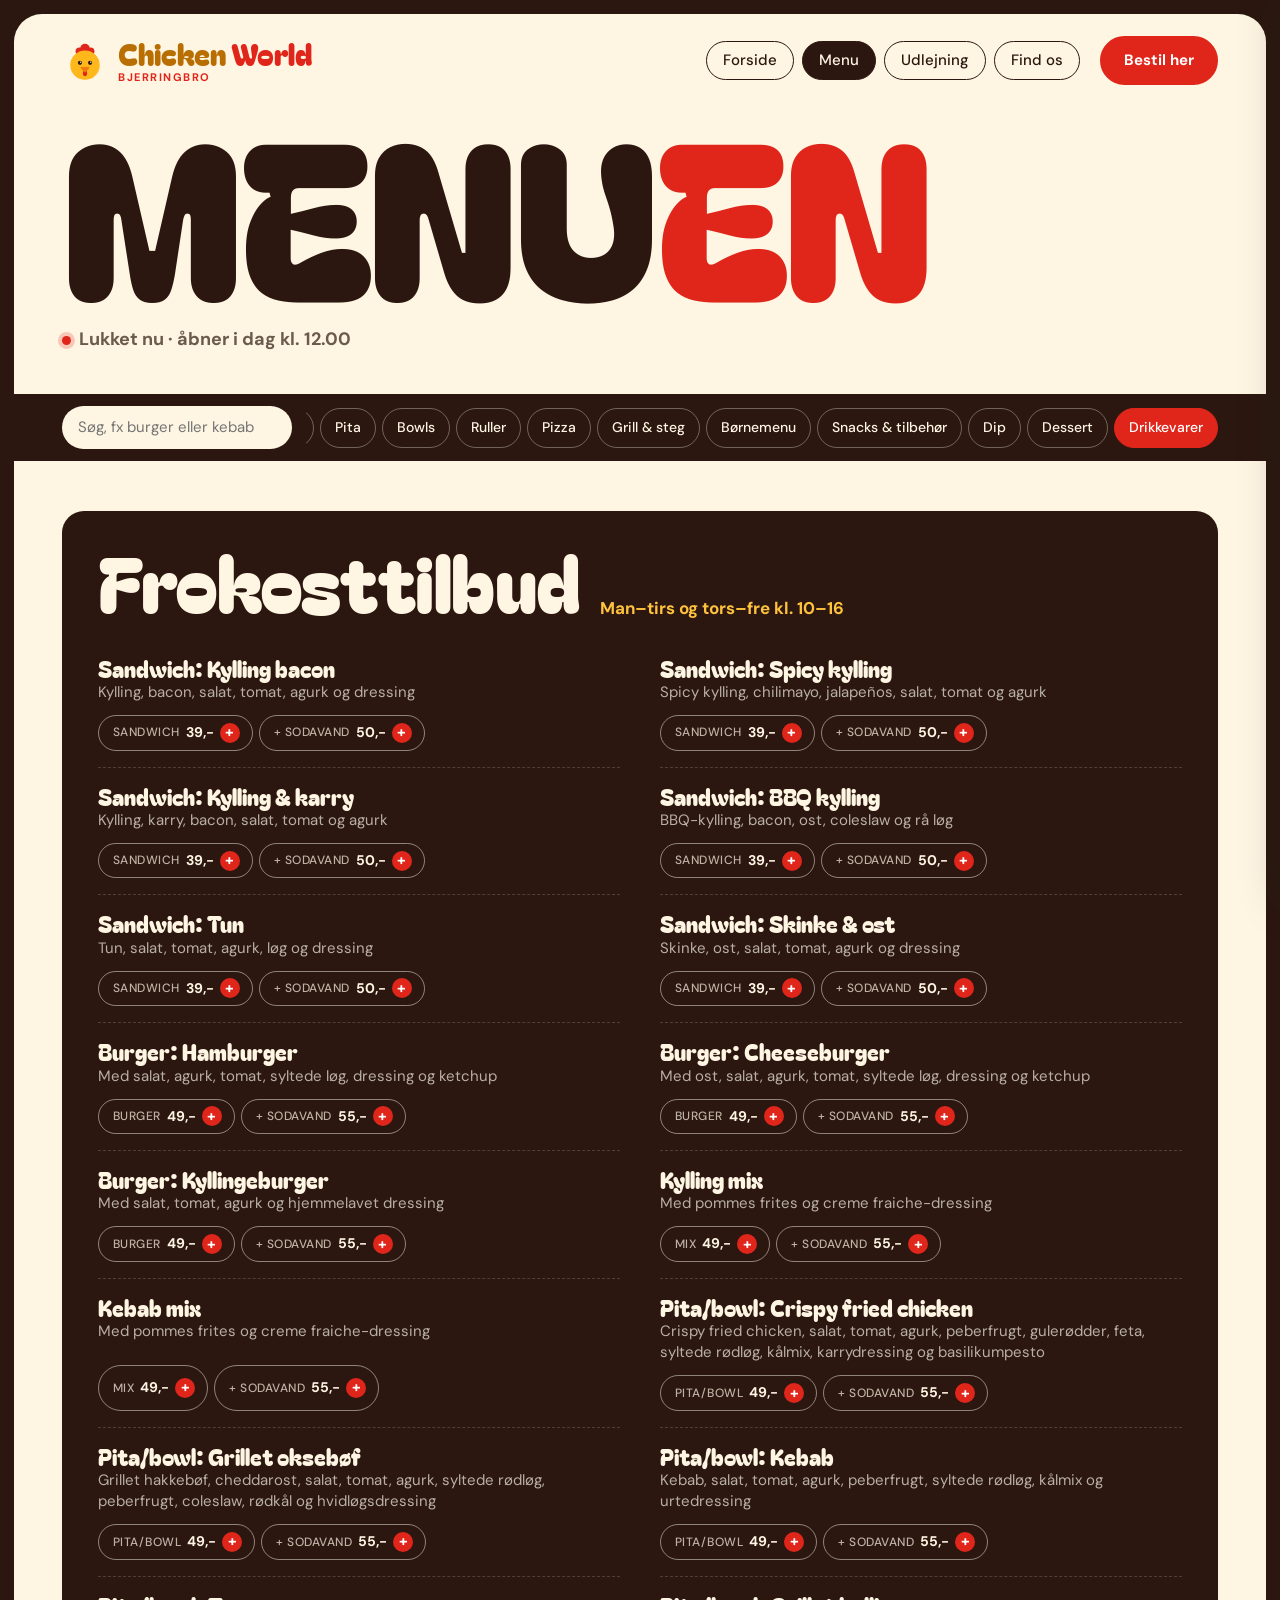
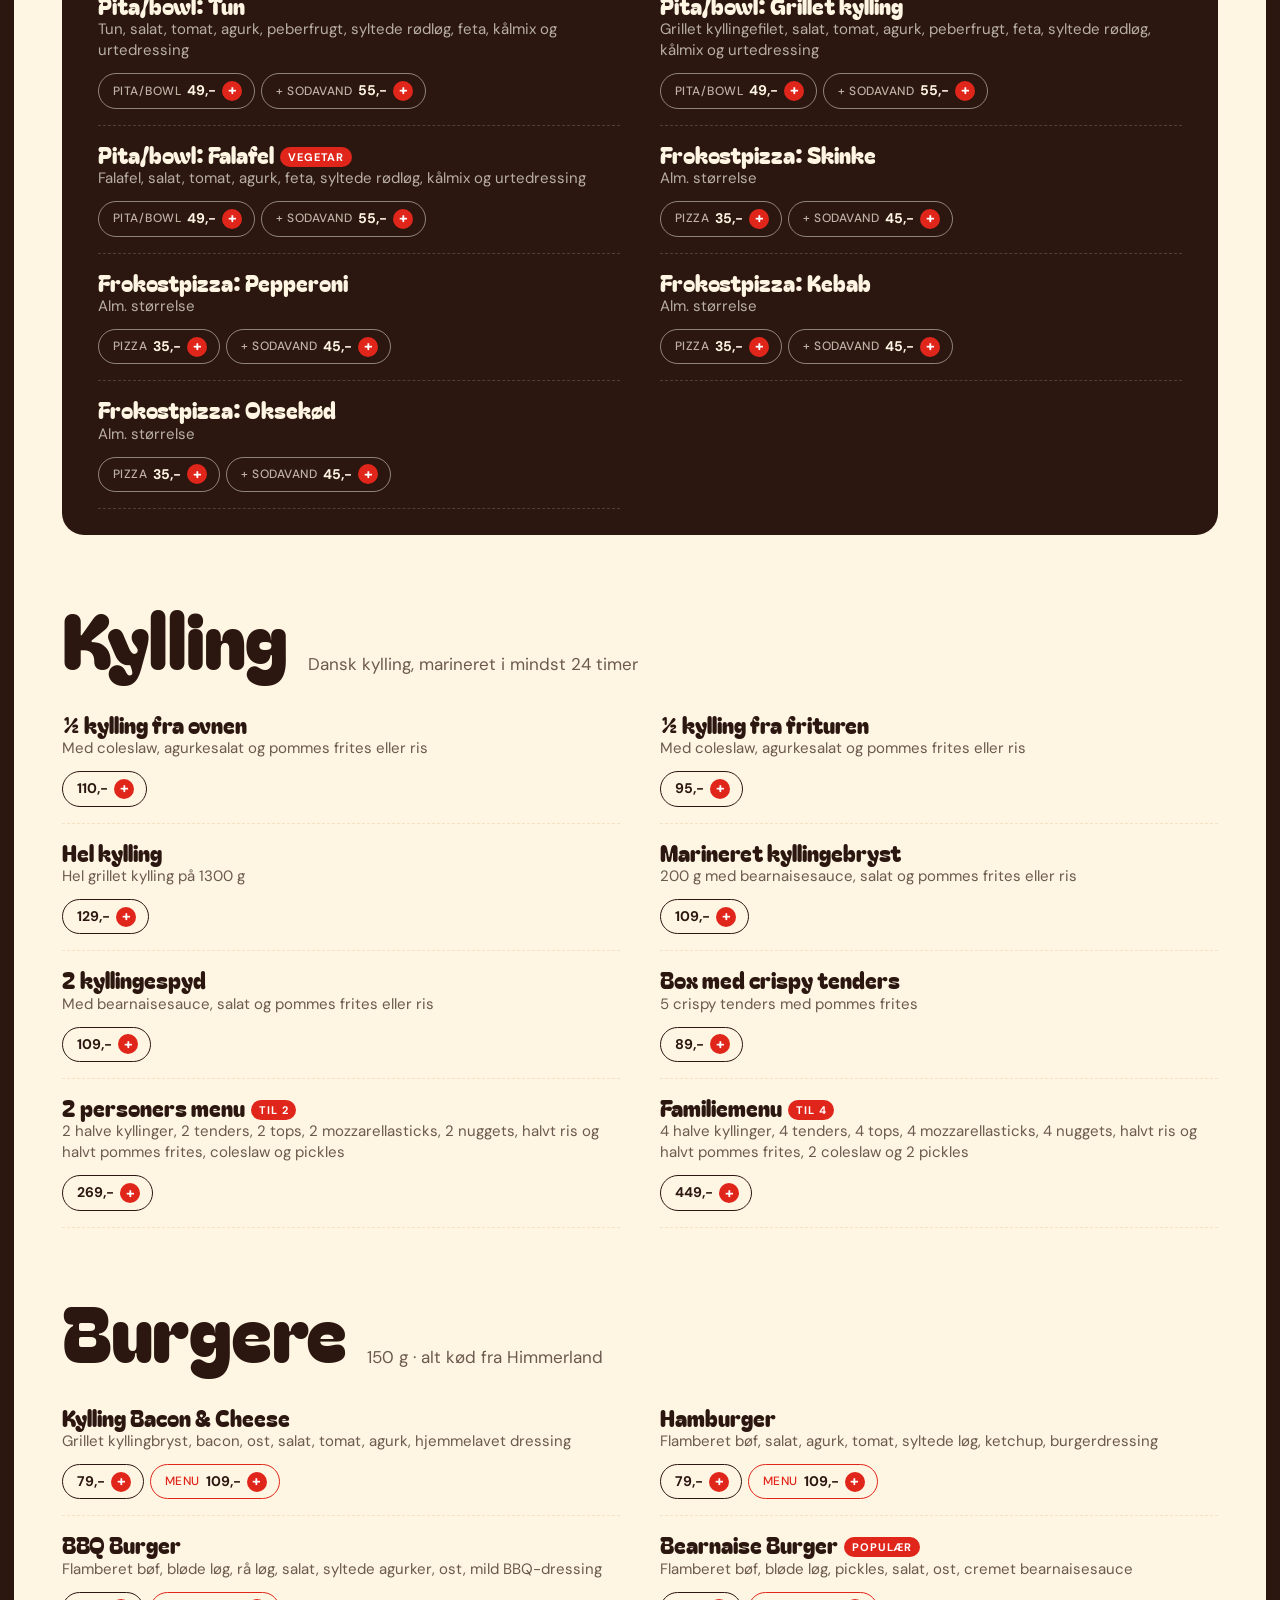
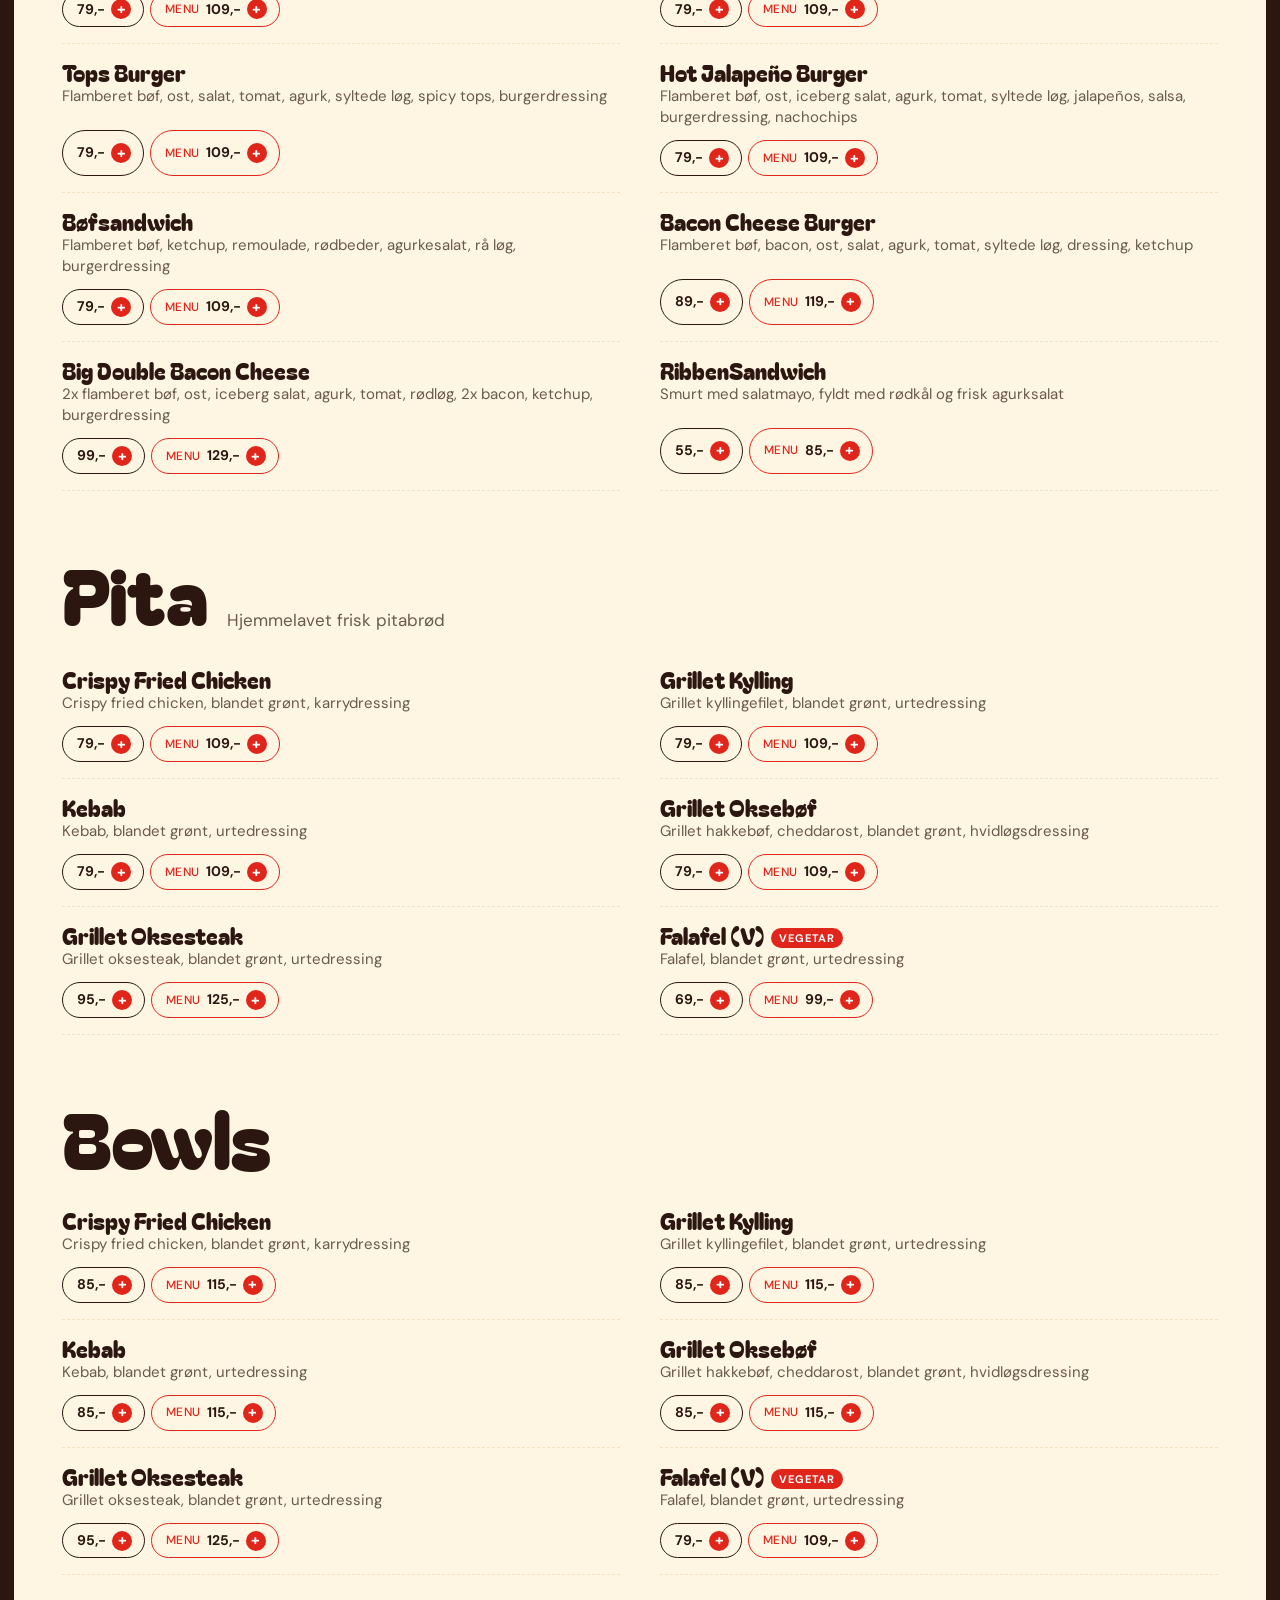
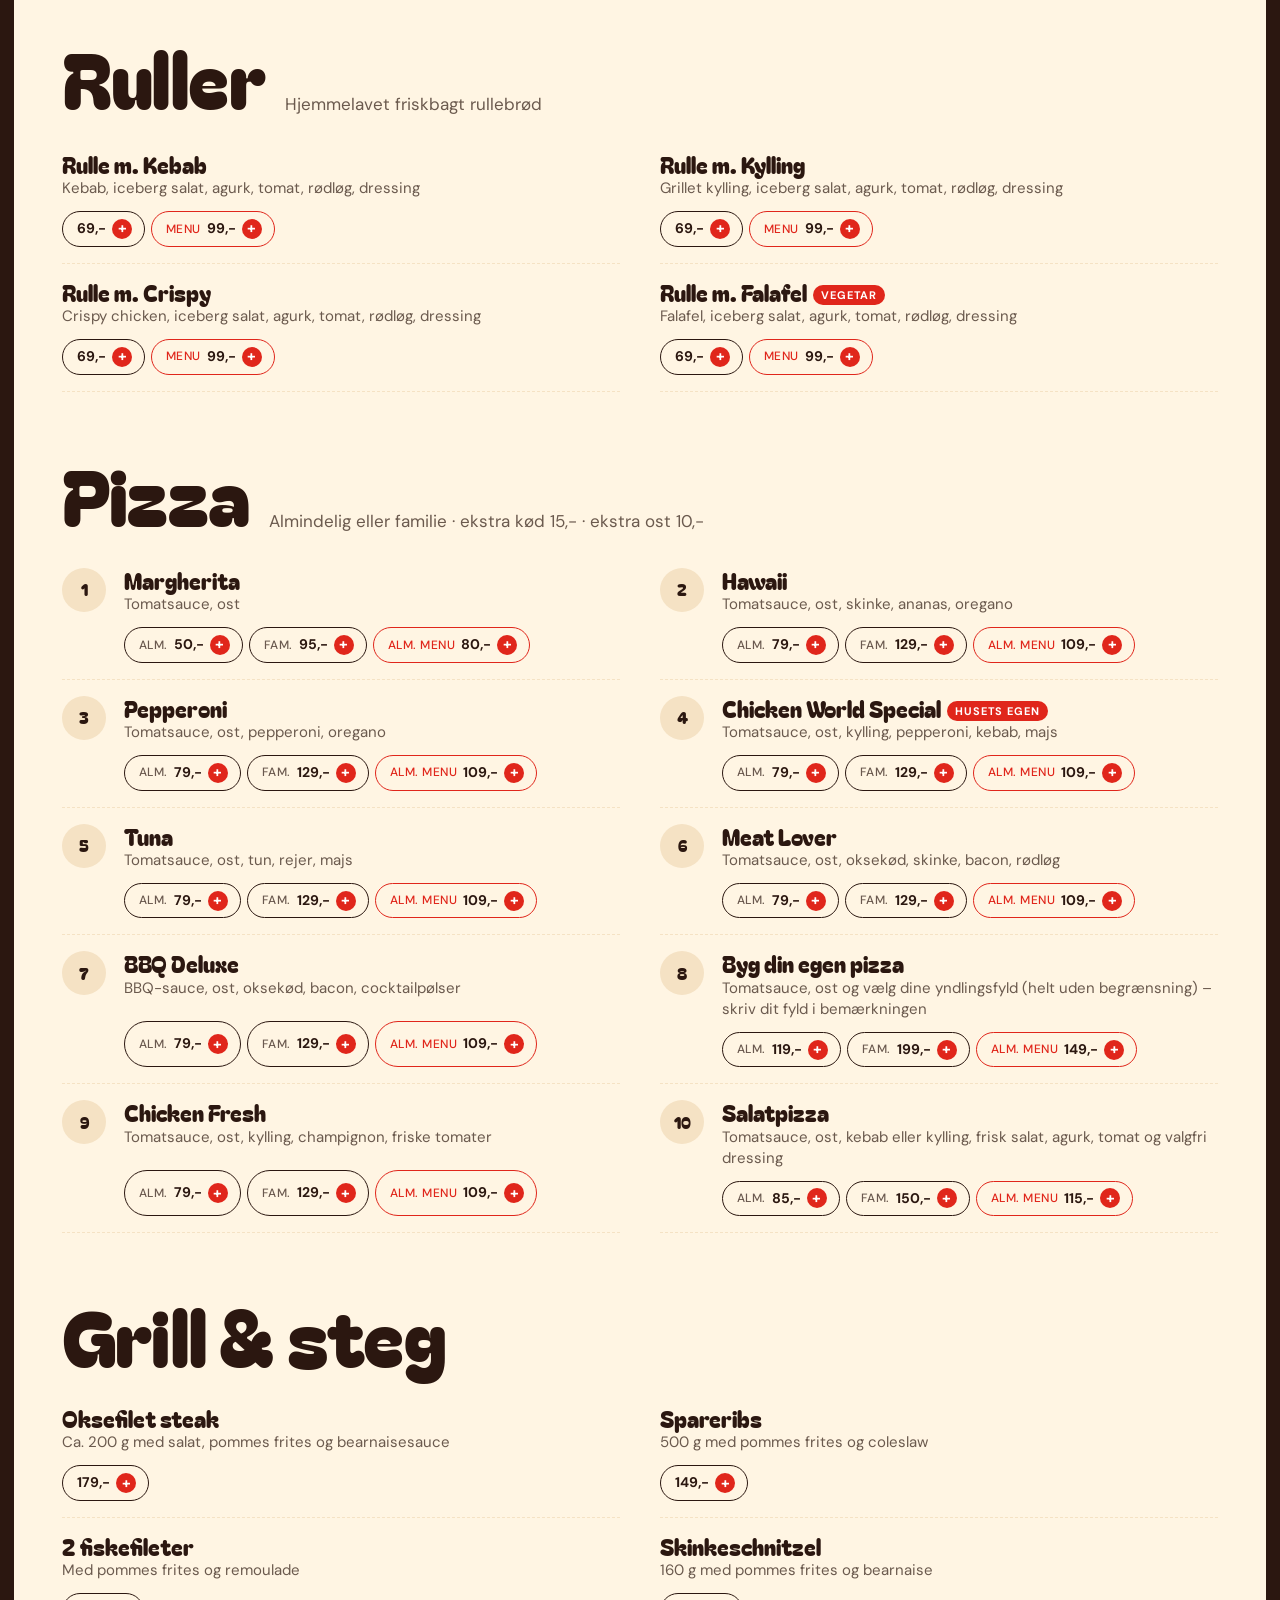
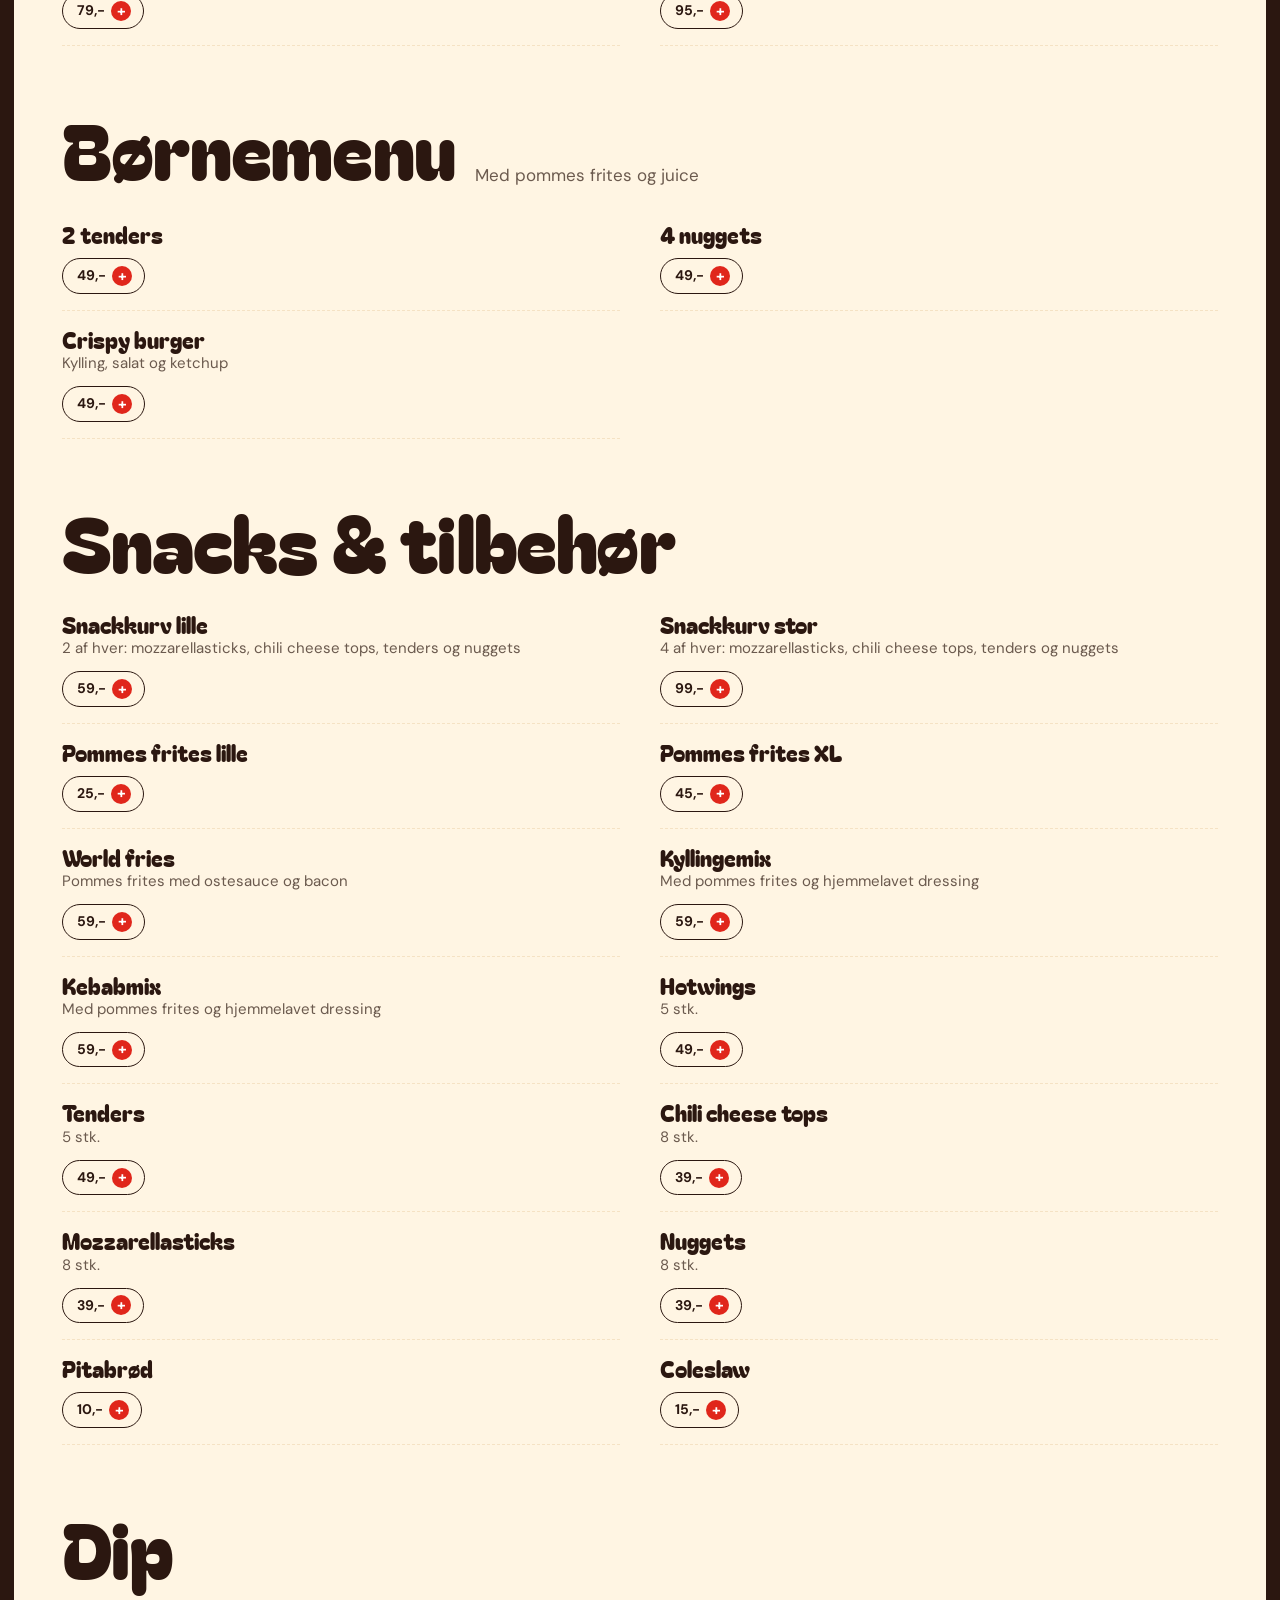
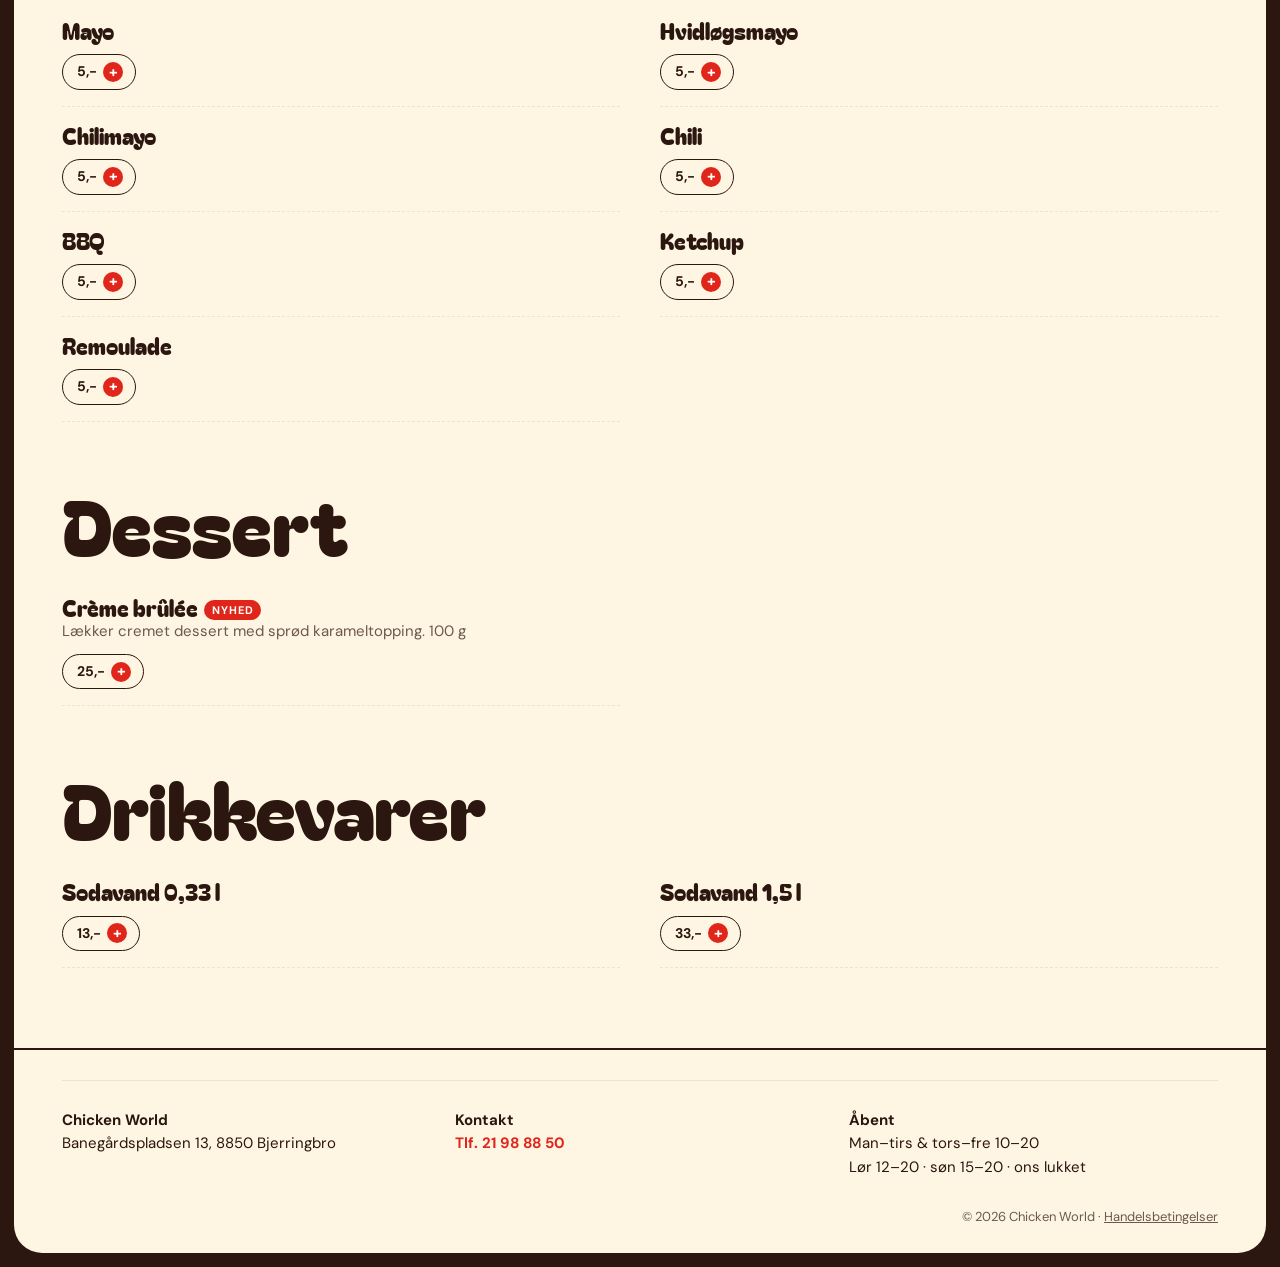
<file: menu.html>
<!doctype html>
<html lang="da">
<head>
  <meta charset="utf-8">
  <meta name="viewport" content="width=device-width, initial-scale=1">
  <title>Menu og bestilling – Chicken World Bjerringbro</title>
  <meta name="description" content="Hele menuen hos Chicken World i Bjerringbro: kylling, burgere, pizza, pita, bowls og frokosttilbud. Bestil til afhentning eller levering.">
  <link rel="canonical" href="https://chickenworld.dk/menu.html">
  <link rel="icon" href="assets/img/favicon.svg?v=2" type="image/svg+xml">
  <link rel="stylesheet" href="styles.css?v=63">
  <link rel="stylesheet" href="menu.css?v=63">
</head>
<body class="menu-page">
  <div class="frame">

    <header class="nav">
      <a class="nav__logo" href="index.html" aria-label="Chicken World – til forsiden">
        <img class="nav__mark" src="assets/img/logo-mark.svg" alt="" width="46" height="46">
        <span class="nav__words"><span class="logo-word">Chicken <span class="o">World</span></span>
        <small>Bjerringbro</small></span>
      </a>
      <nav class="nav__links" aria-label="Hovedmenu">
        <a href="index.html">Forside</a>
        <a href="menu.html" aria-current="page">Menu</a>
        <a href="udlejning.html">Udlejning</a>
        <a href="index.html#find-os">Find os</a>
      </nav>
      <a class="btn btn--orange nav__cta" href="#menu-list">Bestil her</a>
    </header>

    <main>
      <section class="mhero">
        <h1 class="mhero__title">MENU<span class="o">EN</span></h1>
        <div class="mhero__info">
          <p class="hero__hours" id="openstatus"><span class="dot"></span> Man–tirs &amp; tors–fre 10–20 · lør 12–20 · søn 15–20</p>
        </div>
      </section>

      <div class="catbar" id="catbar">
        <div class="catbar__inner">
          <label class="search">
            <span class="sr-only">Søg i menuen</span>
            <input id="search" type="search" placeholder="Søg, fx burger eller kebab" autocomplete="off">
          </label>
          <nav class="catbar__links" id="catlinks" aria-label="Kategorier"></nav>
        </div>
      </div>

      <div class="menu-list" id="menu-list"></div>
      <p class="menu-empty" id="menu-empty" hidden>Ingen retter matcher din søgning.</p>
    </main>

    <footer class="footer">
      <div class="footer__cols">
        <p><b>Chicken World</b><br>Banegårdspladsen 13, 8850 Bjerringbro</p>
        <p><b>Kontakt</b><br><a href="tel:+4521988850">Tlf. 21 98 88 50</a></p>
        <p><b>Åbent</b><br>Man–tirs &amp; tors–fre 10–20<br>Lør 12–20 · søn 15–20 · ons lukket</p>
      </div>
      <p class="footer__copy">© <span id="year">2026</span> Chicken World · <a href="handelsbetingelser.html">Handelsbetingelser</a></p>
    </footer>
  </div>

  <!-- Kurv -->
  <button class="cartbtn" id="cartbtn" type="button" aria-controls="cart" aria-expanded="false" hidden>
    <span class="cartbtn__count" id="cartcount">0</span>
    <span>Se kurv</span>
    <b id="carttotal-btn">0,-</b>
  </button>

  <div class="scrim" id="scrim" hidden></div>
  <aside class="cart" id="cart" aria-label="Kurv" aria-hidden="true">
    <div class="cart__head">
      <h2 class="display">Din kurv</h2>
      <button class="cart__close" id="cartclose" type="button" aria-label="Luk kurven">✕</button>
    </div>

    <div class="cart__step" id="step-cart">
      <ul class="cart__items" id="cartitems"></ul>
      <p class="cart__empty" id="cartempty">Kurven er tom. Tryk på en pris for at lægge en ret i kurven.</p>

      <fieldset class="modes">
        <legend class="sr-only">Afhentning eller levering</legend>
        <label class="mode"><input type="radio" name="mode" value="afhentning" checked><span>Afhentning<small>Klar på ca. 20 min</small></span></label>
        <label class="mode"><input type="radio" name="mode" value="levering"><span>Levering<small>Kl. 17–20 · gratis op til 5 km · ved bestilling på mindst 250,-</small></span></label>
      </fieldset>

      <div class="cart__sum cart__sum--fee" id="feeline" hidden><span>Levering</span><b id="fee">49,-</b></div>
      <div class="cart__sum cart__sum--fee" id="kmline" hidden><span id="kmlabel">Kørselstillæg</span><b id="kmfee">0,-</b></div>
      <p class="freehint" id="freehint" hidden></p>
      <div class="cart__sum cart__sum--fee cart__sum--disc" id="discline" hidden><span id="disclabel">Rabat</span><b id="discamt">0,-</b></div>
      <div class="cart__sum"><span>I alt</span><b id="carttotal">0,-</b></div>

      <form class="cart__form" id="orderform" novalidate>
        <div class="field">
          <label for="o-name">Navn</label>
          <input id="o-name" name="name" required autocomplete="name" maxlength="80">
        </div>
        <div class="field">
          <label for="o-phone">Telefon</label>
          <input id="o-phone" name="phone" type="tel" required autocomplete="tel" inputmode="tel">
        </div>
        <div class="field">
          <label for="o-email">Mail</label>
          <input id="o-email" name="email" type="email" required autocomplete="email" inputmode="email" maxlength="120">
        </div>
        <div class="field">
          <label for="o-code">Rabatkode <small>(valgfri)</small></label>
          <div class="codebox">
            <input id="o-code" name="code" autocomplete="off" autocapitalize="characters" spellcheck="false">
            <button type="button" class="codebox__btn" id="o-code-btn">Brug</button>
          </div>
          <p class="codehint" id="codehint" hidden></p>
        </div>
        <div id="addrfields" hidden>
          <div class="field addr">
            <label for="o-street">Adresse</label>
            <input id="o-street" name="street" autocomplete="off" role="combobox" aria-autocomplete="list" aria-expanded="false" aria-controls="addr-sug">
            <ul class="addr__sug" id="addr-sug" role="listbox" hidden></ul>
          </div>
          <div class="field">
            <label for="o-zip">Postnummer og by</label>
            <input id="o-zip" name="zip" autocomplete="postal-code">
          </div>
          <p class="field__hint" id="disthint" hidden></p>
          <p class="field__hint">Levering er gratis op til 5 km fra butikken. Længere væk: 5 kr pr. km ud over 5 km, talt ud og hjem. Vi leverer op til 15 km.</p>
          <fieldset class="field paybox" id="paybox">
            <legend>Betaling ved levering</legend>
            <div class="modes modes--pay">
              <label class="mode"><input type="radio" name="pay" value="MobilePay"><span>MobilePay<small>Til chaufføren</small></span></label>
              <label class="mode"><input type="radio" name="pay" value="Kontant"><span>Kontant<small>Til chaufføren</small></span></label>
            </div>
          </fieldset>
        </div>
        <div class="field">
          <span class="field__label" id="time-label">Afhentning: dato og tidspunkt</span>
          <div class="when">
            <label><span class="sr-only">Dato</span><select id="o-date" name="date" aria-label="Dato"></select></label>
            <label><span class="sr-only">Tidspunkt</span><select id="o-time" name="time" aria-label="Tidspunkt"></select></label>
          </div>
          <p class="field__hint" id="delclosed" hidden>Vi kan ikke nå at levere mere i dag, så du kan vælge et tidspunkt i morgen.</p>
          <p class="field__hint" id="lunchhint" hidden>Frokosttilbud kan kun bestilles mandag, tirsdag, torsdag og fredag kl. 10–16.</p>
        </div>
        <div class="field">
          <label for="o-note">Bemærkning <small>(valgfri)</small></label>
          <textarea id="o-note" name="note" rows="2"></textarea>
        </div>
        <p class="form-error" id="formerror" hidden></p>
        <button class="btn btn--orange cart__go" type="submit">Gå videre til bestilling</button>
        <p class="cart__fine">Du betaler, når du henter maden, eller med MobilePay eller kontant, når den bliver leveret.</p>
      </form>
    </div>

    <div class="cart__step" id="step-sent" hidden>
      <div class="sent__badge" id="sent-badge" data-state="wait" aria-hidden="true">…</div>
      <h3 class="display sent__title">Tak, <span id="sent-name"></span>!</h3>
      <p class="done__lead">Vi har modtaget din bestilling <b>nr. <span id="sent-id"></span></b>.</p>
      <div class="sent__status" id="sent-status" data-state="wait" role="status" aria-live="polite">
        <span class="sent__pulse" aria-hidden="true"></span>
        <span class="sent__msg"><b id="sent-status-title">Afventer bekræftelse</b><span id="sent-status-text">Butikken har modtaget din bestilling og bekræfter den om et øjeblik.</span></span>
      </div>
      <dl class="sent__facts">
        <div><dt>Hvornår</dt><dd id="sent-time"></dd></div>
        <div><dt id="sent-where-label">Hentes på</dt><dd id="sent-where"></dd></div>
        <div><dt>Betaling</dt><dd id="sent-pay"></dd></div>
      </dl>
      <p class="cart__fine">Skal du ændre noget, så ring på 21 98 88 50 og oplys bestillingsnummeret.</p>
      <button class="btn btn--ghost sent__new" id="sent-new" type="button">Ny bestilling</button>
    </div>

    <div class="cart__step" id="step-done" hidden>
      <p class="done__lead">Ring til os og læs din bestilling op, så går vi i gang med det samme.</p>
      <a class="btn btn--orange done__call" href="tel:+4521988850">Ring 21 98 88 50</a>
      <pre class="done__summary" id="summary"></pre>
      <div class="done__actions">
        <button class="btn btn--ghost" id="copy" type="button">Kopiér bestilling</button>
        <button class="btn btn--ghost" id="back" type="button">Ret bestilling</button>
      </div>
      <button class="done__clear" id="clear" type="button">Tøm kurven</button>
    </div>
  </aside>

  <div class="toast" id="toast" role="status" aria-live="polite"></div>

  <script src="site-config.js?v=63"></script>
  <div class="pzpop" id="pizzapop" hidden role="dialog" aria-modal="true" aria-labelledby="pz-title">
    <div class="pzpop__box">
      <p class="pzpop__kicker" id="pz-kicker">Vil du have noget ekstra?</p>
      <h2 class="pzpop__title" id="pz-title"></h2>
      <p class="pzpop__info" id="pz-info" hidden></p>
      <div class="pzpop__p" id="pz-p" hidden>
        <div id="pz-p-list"></div>
        <p class="pzpop__err" id="pz-p-err" hidden>Vælg en af hver.</p>
      </div>
      <fieldset class="pzpop__soda" id="pz-soda" hidden>
        <legend id="pz-soda-legend">Vælg sodavand</legend>
        <div class="pzpop__chips" id="pz-soda-list"></div>
      </fieldset>
      <fieldset class="pzpop__n" id="pz-n" hidden>
        <legend>Fravælg</legend>
        <ul class="pzpop__list" id="pz-n-list"></ul>
      </fieldset>
      <fieldset class="pzpop__x" id="pz-x" hidden>
        <legend>Tilvalg</legend>
        <ul class="pzpop__list" id="pz-list"></ul>
      </fieldset>
      <p class="pzpop__err" id="pz-err" hidden>Vælg hvilken sodavand du vil have.</p>
      <div class="pzpop__foot">
        <button class="btn btn--orange pzpop__add" id="pz-add" type="button">Læg i kurven</button>
        <button class="pzpop__cancel" id="pz-cancel" type="button">Annuller</button>
      </div>
    </div>
  </div>

  <script src="menu-data.js?v=63"></script>
  <script src="menu.js?v=63"></script>
</body>
</html>
</file>
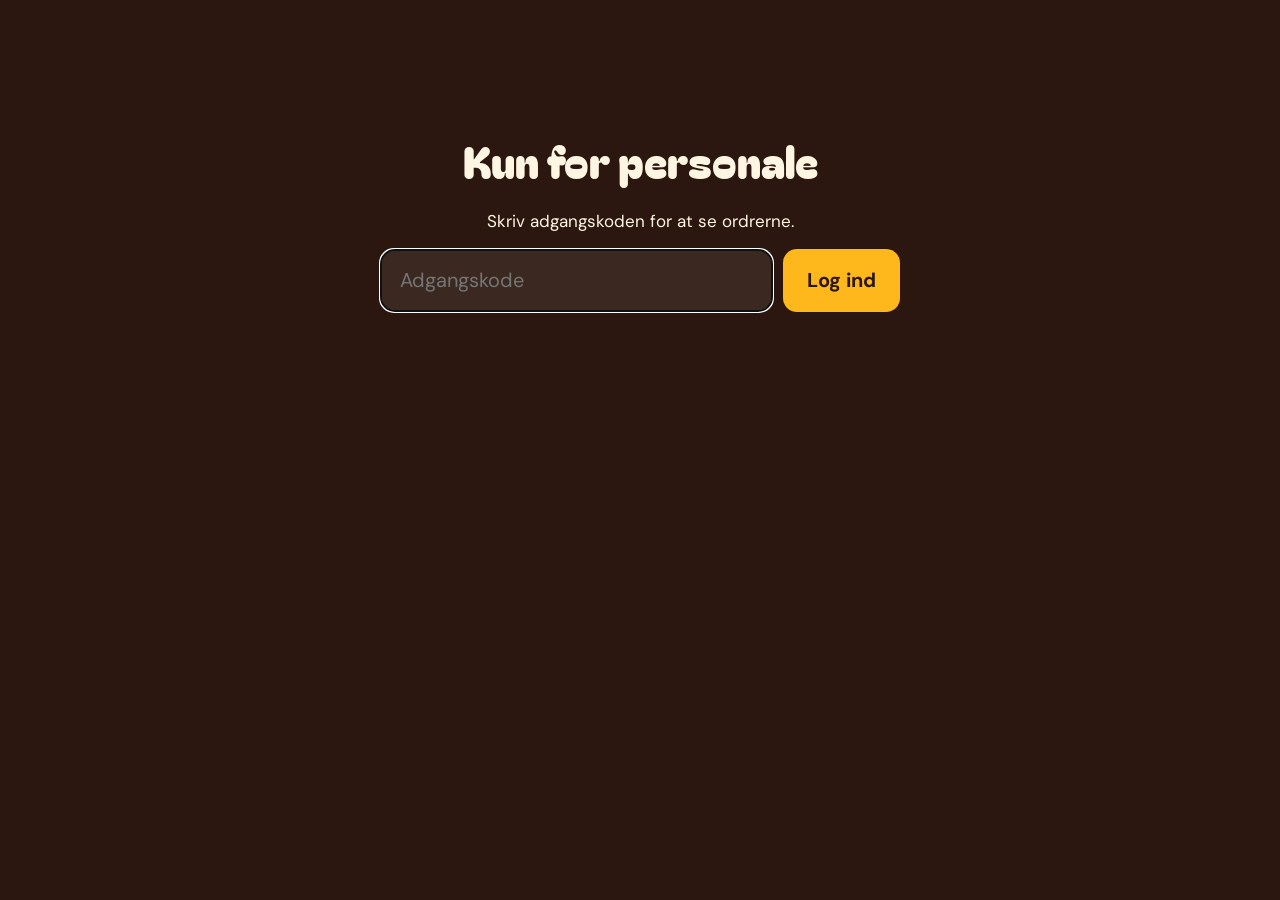
<file: personale.html>
<!doctype html>
<html lang="da">
<head>
  <meta charset="utf-8">
  <meta name="viewport" content="width=device-width, initial-scale=1">
  <meta name="robots" content="noindex, nofollow">
  <meta name="referrer" content="no-referrer">
  <link rel="icon" href="assets/img/favicon.svg?v=2" type="image/svg+xml">
  <title>Ordrer – Chicken World</title>
  <link rel="stylesheet" href="styles.css?v=63">
  <style>
    body { background: var(--frame); }
    [hidden] { display: none !important; }
    .wrap { padding: 18px clamp(14px, 3vw, 32px) 40px; color: var(--cream); }
    .top { display: flex; flex-wrap: wrap; align-items: center; gap: 12px 20px; margin-bottom: 18px; }
    .top h1 { font-family: var(--display); font-weight: 400; font-size: 34px; line-height: 1; }
    .top h1 span { color: var(--orange); }
    .live { display: inline-flex; align-items: center; gap: 8px; font-size: 14px; opacity: .8; }
    .live .dot.is-off { background: #c0392b; box-shadow: 0 0 0 4px rgba(192,57,43,.3); }
    .top .spacer { flex: 1; }
    .tbtn { font: inherit; font-weight: 700; font-size: 15px; border-radius: 999px; padding: 10px 18px; cursor: pointer; border: 2px solid var(--cream); background: transparent; color: var(--cream); }
    .pstat { font-weight: 700; font-size: 14px; border-radius: 999px; padding: 8px 14px; background: rgba(245,239,227,.12); }
    .pstat.is-ok { background: var(--green); }
    .pstat.is-bad { background: #c0392b; }
    .tbtn.is-on { background: var(--green); border-color: var(--green); }
    @keyframes pulse { 50% { opacity: .75; } }
    .tbtn:focus-visible, .act:focus-visible { outline: 3px solid var(--orange); outline-offset: 2px; }

    .board { display: grid; grid-template-columns: repeat(3, minmax(0, 1fr)); gap: 16px; align-items: start; }
    .col h2 { display: flex; align-items: center; gap: 10px; font-size: 15px; text-transform: uppercase; letter-spacing: .1em; margin-bottom: 10px; }
    .col h2 b { background: var(--cream); color: var(--ink); border-radius: 999px; min-width: 28px; height: 28px; display: grid; place-items: center; padding: 0 8px; font-size: 14px; }
    .col--ny h2 b { background: var(--orange); color: #fff; }
    .list { display: grid; gap: 12px; }
    .empty { opacity: .5; font-size: 15px; padding: 18px; border: 1.5px dashed rgba(245,239,227,.3); border-radius: 16px; text-align: center; }

    .order { background: var(--cream); color: var(--ink); border-radius: 18px; padding: 16px; display: grid; gap: 10px; }
    .col--ny .order { box-shadow: inset 0 0 0 4px var(--orange); }
    .order.is-new { animation: flash 1.2s ease 3; }
    .o-head { display: flex; justify-content: space-between; align-items: baseline; gap: 10px; }
    .o-id { font-family: var(--display); font-size: 30px; line-height: 1; }
    .o-pick { text-align: right; font-weight: 700; font-size: 17px; }
    .o-pick small { display: block; font-weight: 500; font-size: 13px; color: var(--muted); }
    .o-who { font-size: 15px; }
    .o-who b { font-size: 17px; }
    .o-items { list-style: none; display: grid; gap: 4px; border-top: 1.5px dashed var(--cream-2); border-bottom: 1.5px dashed var(--cream-2); padding: 10px 0; font-size: 16px; }
    .o-items li { display: grid; grid-template-columns: 34px 1fr auto; gap: 8px; font-variant-numeric: tabular-nums; }
    .o-items .q { font-weight: 700; }
    .o-items .p { color: var(--muted); }
    .o-note { background: #fff1d6; border-radius: 10px; padding: 8px 10px; font-weight: 700; }
    .o-foot { display: flex; justify-content: space-between; align-items: center; gap: 10px; flex-wrap: wrap; }
    .o-total { font-family: var(--display); font-size: 24px; }
    .acts { display: flex; gap: 6px; flex-wrap: wrap; }
    .act { font: inherit; font-weight: 700; font-size: 15px; padding: 10px 16px; border-radius: 999px; border: 2px solid var(--ink); background: var(--ink); color: var(--cream); cursor: pointer; }
    .act--go { background: var(--orange); border-color: var(--orange); color: #fff; }
    .act--ghost { background: transparent; color: var(--ink); }
    .act--warn { background: #c0392b; border-color: #c0392b; color: #fff; }

    .done { margin-top: 28px; }
    .done summary { cursor: pointer; font-weight: 700; text-transform: uppercase; letter-spacing: .1em; font-size: 14px; opacity: .8; }
    .done ul { list-style: none; margin-top: 10px; display: grid; gap: 6px; }
    .done li { display: flex; gap: 12px; flex-wrap: wrap; align-items: center; background: rgba(245,239,227,.08); border-radius: 12px; padding: 10px 14px; font-size: 15px; }
    .done li .st { font-size: 12px; text-transform: uppercase; letter-spacing: .08em; border-radius: 999px; padding: 3px 8px; background: rgba(245,239,227,.15); }
    .done li button { margin-left: auto; font: inherit; font-size: 13px; background: none; border: 1.5px solid rgba(245,239,227,.4); color: var(--cream); border-radius: 999px; padding: 4px 10px; cursor: pointer; }

    .gate { max-width: 520px; margin: 12vh auto 0; text-align: center; display: grid; gap: 14px; }
    .gate h1 { font-family: var(--display); font-weight: 400; font-size: 44px; }
    .login { display: flex; gap: 10px; flex-wrap: wrap; justify-content: center; }
    .login input { flex: 1 1 220px; font: inherit; font-size: 20px; padding: 14px 18px; border-radius: 14px; border: 2px solid rgba(245,239,227,.4); background: rgba(245,239,227,.08); color: var(--cream); }
    .login button { font: inherit; font-size: 20px; font-weight: 700; padding: 14px 24px; border-radius: 14px; border: 0; background: var(--yellow, #ffb81c); color: #2b1710; cursor: pointer; }
    .login button:disabled { opacity: .6; cursor: wait; }
    .err { background: #c0392b; color: #fff; border-radius: 12px; padding: 10px 14px; font-weight: 700; margin-bottom: 14px; }

    .decide { display: grid; gap: 8px; background: #fff; border-radius: 14px; padding: 10px; }
    .decide__lbl { font-size: 13px; font-weight: 700; text-transform: uppercase; letter-spacing: .06em; color: var(--muted); }
    .eta { display: grid; grid-template-columns: repeat(4, 1fr); gap: 6px; }
    .eta .act { padding: 14px 2px; font-size: 16px; white-space: nowrap; border-radius: 14px; }
    .decide > .act { width: 100%; }
    .o-eta { font-weight: 700; font-size: 17px; background: var(--yellow); border-radius: 10px; padding: 8px 10px; }
    .tag { display: inline-block; font-size: 12px; font-weight: 700; text-transform: uppercase; letter-spacing: .08em; border-radius: 999px; padding: 3px 9px; margin-bottom: 4px; }
    .tag--lev { background: var(--red); color: #fff; }
    .tag--hent { background: var(--cream-2); color: var(--ink); }
    .tag--udl { background: #3fa9f5; color: #fff; }
    .o-addr { font-weight: 700; font-size: 17px; background: #ffe1dc; border-radius: 10px; padding: 8px 10px; }
    .o-addr a { color: var(--ink); }
    .o-disc { font-weight: 800; font-size: 15px; background: #d9f2e3; border-radius: 10px; padding: 6px 10px; }
    .o-pay { font-weight: 800; font-size: 16px; background: #e7e0ff; border-radius: 10px; padding: 6px 10px; margin-top: 6px; }
    .act--print { background: transparent; color: var(--ink); }
    #bon { display: none; }
    @media print {
      @page { size: 80mm auto; margin: 3mm; }
      body { background: #fff !important; }
      .wrap { display: none !important; }
      #bon { display: block; color: #000; font: 13px/1.35 system-ui, sans-serif; width: 72mm; }
      #bon h1 { font-size: 26px; margin: 0; }
      #bon .big { font-size: 17px; font-weight: 700; }
      #bon hr { border: 0; border-top: 1px dashed #000; margin: 6px 0; }
      #bon table { width: 100%; border-collapse: collapse; }
      #bon td { vertical-align: top; padding: 1px 0; }
      #bon td.r { text-align: right; white-space: nowrap; }
    }
    @keyframes flash { 50% { transform: scale(1.03); box-shadow: inset 0 0 0 4px var(--orange), 0 0 0 8px rgba(224,38,27,.4); } }
    @media (max-width: 900px) { .board { grid-template-columns: 1fr; } }
    @media (prefers-reduced-motion: reduce) { .order.is-new { animation: none; } }
  </style>
</head>
<body>
  <div class="wrap">
    <div class="gate" id="gate" hidden>
      <h1>Kun for personale</h1>
      <p id="gate-msg">Skriv adgangskoden for at se ordrerne.</p>
      <form class="login" id="login" hidden>
        <input type="password" id="pw" autocomplete="current-password" placeholder="Adgangskode" aria-label="Adgangskode" required>
        <button type="submit" id="pw-btn">Log ind</button>
      </form>
    </div>

    <div id="app" hidden>
      <header class="top">
        <h1>Chicken <span>World</span> ordrer</h1>
        <span class="live"><span class="dot" id="livedot"></span> <span id="livetext">Henter …</span></span>
        <span class="spacer"></span>
        <span class="pstat" id="pstat" title="Nye ordrer printes automatisk">🖨️ Printer automatisk</span>
        <button class="tbtn" id="logout" type="button">Log ud</button>
      </header>
      <p class="err" id="err" hidden></p>

      <div class="board">
        <section class="col col--ny"><h2>Nye <b id="c-ny">0</b></h2><div class="list" id="l-ny"></div></section>
        <section class="col"><h2>I gang <b id="c-gang">0</b></h2><div class="list" id="l-gang"></div></section>
        <section class="col"><h2>Klar / på vej <b id="c-klar">0</b></h2><div class="list" id="l-klar"></div></section>
      </div>

      <details class="done">
        <summary>Afsluttede i dag (<span id="c-done">0</span>)</summary>
        <ul id="l-done"></ul>
      </details>
    </div>
  </div>
  <div id="bon" aria-hidden="true"></div>

  <script src="site-config.js?v=63"></script>
  <script src="assets/js/star/StarWebPrintBuilder.js?v=1"></script>
  <script src="assets/js/star/StarWebPrintTrader.js?v=1"></script>
  <script>
  (function () {
    var CFG = window.CW_CONFIG || {};
    // Adgang: adgangskoden laves om til en nøgle (SHA-256), som databasen tjekker.
    // Nøglen huskes på denne enhed, så man ikke skal logge ind igen efter genindlæsning.
    var STORE = 'cw-personale';
    var KEY = '';
    // Login gælder kun til kl. 05 næste morgen, så koden skal skrives hver dag
    var RESET_HOUR = 5, until = 0;
    function nextReset() {
      var d = new Date(); d.setHours(RESET_HOUR, 0, 0, 0);
      if (d.getTime() <= Date.now()) d.setDate(d.getDate() + 1);
      return d.getTime();
    }
    try {
      var saved = JSON.parse(localStorage.getItem(STORE) || 'null');
      if (saved && saved.k && saved.until > Date.now()) { KEY = saved.k; until = saved.until; }
      else localStorage.removeItem(STORE);
    } catch (e) { try { localStorage.removeItem(STORE); } catch (er) {} }
    var fromHash = decodeURIComponent((location.hash || '').slice(1));
    if (fromHash.length >= 24) { KEY = fromHash; until = nextReset(); } // gammelt link virker stadig, indtil koden er skiftet i databasen
    if (location.hash) history.replaceState(null, '', location.pathname + location.search);
    var $ = function (id) { return document.getElementById(id); };
    var esc = function (s) { return String(s == null ? '' : s).replace(/[&<>"]/g, function (c) { return { '&': '&amp;', '<': '&lt;', '>': '&gt;', '"': '&quot;' }[c]; }); };
    var kr = function (n) { return Number(n).toLocaleString('da-DK') + ',-'; };

    if (!CFG.supabaseUrl || !CFG.supabaseKey) {
      $('gate').hidden = false;
      $('gate-msg').textContent = 'Bestilling på hjemmesiden er ikke slået til endnu.';
      return;
    }
    function showLogin(msg) {
      $('app').hidden = true; $('gate').hidden = false; $('login').hidden = false;
      $('gate-msg').textContent = msg || 'Skriv adgangskoden for at se ordrerne.';
      $('pw-btn').disabled = false; $('pw').value = ''; $('pw').focus();
    }
    function hashPw(pw) {
      var data = new TextEncoder().encode('chickenworld:' + pw.trim().toLowerCase());
      return crypto.subtle.digest('SHA-256', data).then(function (buf) {
        return Array.prototype.map.call(new Uint8Array(buf), function (b) { return ('0' + b.toString(16)).slice(-2); }).join('');
      });
    }
    $('login').addEventListener('submit', function (e) {
      e.preventDefault();
      if (!$('pw').value.trim()) return;
      $('pw-btn').disabled = true;
      hashPw($('pw').value).then(function (k) {
        KEY = k;
        until = nextReset();
        try { localStorage.setItem(STORE, JSON.stringify({ k: KEY, until: until })); } catch (er) {}
        $('gate').hidden = true;
        start();
      });
    });
    $('logout').addEventListener('click', function () {
      try { localStorage.removeItem(STORE); } catch (er) {}
      KEY = ''; stop = true; showLogin();
    });

    // Gammel "anon"-nøgle (JWT) sendes også som Bearer; ny "publishable"-nøgle kun som apikey
    function apiHeaders() {
      var h = { 'Content-Type': 'application/json', apikey: CFG.supabaseKey };
      if (/^eyJ/.test(CFG.supabaseKey)) h.Authorization = 'Bearer ' + CFG.supabaseKey;
      return h;
    }
    function rpc(fn, body) {
      return fetch(CFG.supabaseUrl.replace(/\/$/, '') + '/rest/v1/rpc/' + fn, {
        method: 'POST',
        headers: apiHeaders(),
        body: JSON.stringify(body)
      }).then(function (r) {
        return r.text().then(function (t) {
          var b = t ? JSON.parse(t) : null;
          if (!r.ok) throw new Error(b && b.message ? b.message : 'Fejl ' + r.status);
          return b;
        });
      });
    }

    // ---------- Lyd ----------
    // Lyden er altid slået til og kan ikke slås fra. Browsere tillader først lyd efter
    // første tryk på siden (fx "Log ind"), så ethvert tryk aktiverer lyden.
    var audio = null, soundOn = true;
    try { localStorage.removeItem('cw-lyd'); } catch (e) {}
    try { audio = new (window.AudioContext || window.webkitAudioContext)(); } catch (e) {}
    function unlock() {
      if (audio && audio.state === 'suspended') audio.resume().catch(function () {});
      keepAwake();
    }
    ['pointerdown', 'keydown', 'touchstart', 'touchend', 'click'].forEach(function (ev) {
      document.addEventListener(ev, unlock, { passive: true });
    });
    unlock();
    function ding() {
      if (!soundOn || !audio) return;
      [0, 0.22, 0.44].forEach(function (t, i) {
        var o = audio.createOscillator(), g = audio.createGain();
        o.frequency.value = [880, 1175, 1568][i];
        g.gain.setValueAtTime(0.0001, audio.currentTime + t);
        g.gain.exponentialRampToValueAtTime(0.4, audio.currentTime + t + 0.02);
        g.gain.exponentialRampToValueAtTime(0.0001, audio.currentTime + t + 0.35);
        o.connect(g); g.connect(audio.destination);
        o.start(audio.currentTime + t); o.stop(audio.currentTime + t + 0.4);
      });
    }
    var lock = null;
    function keepAwake() {
      if (!('wakeLock' in navigator) || lock) return;
      navigator.wakeLock.request('screen').then(function (l) { lock = l; l.addEventListener('release', function () { lock = null; }); }, function () {});
    }
    document.addEventListener('visibilitychange', function () { if (!document.hidden && soundOn) keepAwake(); });

    // ---------- Visning ----------
    var known = null, orders = [], confirmCancel = null;
    function ago(ts) {
      var m = Math.round((Date.now() - new Date(ts).getTime()) / 60000);
      if (m < 1) return 'lige nu';
      if (m < 60) return m + ' min siden';
      return Math.floor(m / 60) + ' t ' + (m % 60) + ' min siden';
    }
    function clock(ts) { var d = new Date(ts); return ('0' + d.getHours()).slice(-2) + '.' + ('0' + d.getMinutes()).slice(-2); }
    // Menu står som "<ret> menu" (fx "Crispy Chicken Burger menu"). Ældre ordrer havde "Menu" i størrelsen; de vises på samme måde.
    function itemLabel(it) {
      var name = it.name || '', size = String(it.size || '');
      var m = /^(?:(.*?)\s+)?menu(?:\s+·\s+|$)/i.exec(size);
      if (m && !/menu$/i.test(name)) { name += ' menu'; size = (m[1] || '') + (m[1] && size.length > m[0].length ? ' · ' : '') + size.slice(m[0].length); }
      return (it.nr ? it.nr + '. ' : '') + (it.section ? it.section + ': ' : '') + name + (size ? ' (' + size + ')' : '');
    }
    var NEXT = {
      'i gang': [['klar', 'Klar', 'act--go'], ['ny', 'Tilbage', 'act--ghost']],
      'klar':   [['afhentet', 'Udleveret', 'act--go'], ['i gang', 'Tilbage', 'act--ghost']]
    };
    // Ordretype ud fra feltet "pickup": "Levering …", "Udlejning …" eller "Afhentning …"
    function kind(o) {
      var p = String(o.pickup || '');
      if (/^Levering/i.test(p)) return 'lev';
      if (/^Udlejning/i.test(p)) return 'udl';
      return 'hent';
    }
    // Adressen og betalingsformen ligger øverst i bemærkningen som "Adresse: …" og "Betaling: …"
    function splitNote(o) {
      var note = String(o.note || ''), m = note.match(/^Adresse: ([^\n]*)\n?/), addr = '', pay = '';
      if (m) { addr = m[1]; note = note.slice(m[0].length); }
      var b = note.match(/^Betaling: ([^\n]*)\n?/);
      if (b) { pay = b[1]; note = note.slice(b[0].length); }
      return { addr: addr, pay: pay, note: note };
    }
    var KIND = { lev: 'Levering', hent: 'Afhentning', udl: 'Udlejning' };
    function card(o, fresh) {
      var items = (o.items || []).map(function (it) {
        return '<li><span class="q">' + esc(it.qty) + ' ×</span><span>' + esc(itemLabel(it)) + '</span><span class="p">' + kr((it.price || 0) * (it.qty || 1)) + '</span></li>';
      }).join('');
      var isLev = kind(o) === 'lev';
      var acts = (o.status === 'ny' ? [] : (NEXT[o.status] || [])).map(function (a) {
        // Levering: "Klar" hedder "På vej", og "Udleveret" hedder "Leveret"
        if (isLev && a[0] === 'klar' && o.status === 'i gang') a = ['klar', 'På vej', a[2]];
        if (isLev && a[0] === 'afhentet') a = ['afhentet', 'Leveret', a[2]];
        var warn = a[0] === 'annulleret' && confirmCancel === o.id;
        return '<button class="act ' + (warn ? 'act--warn' : a[2]) + '" data-id="' + o.id + '" data-to="' + a[0] + '">' + (warn ? 'Tryk igen for at annullere' : a[1]) + '</button>';
      }).join('') + '<button class="act act--print" data-print="' + o.id + '" title="Print bonen igen">🖨️ Print igen</button>';
      var k = kind(o), n = splitNote(o);
      var when = String(o.pickup || '').replace(/^(Levering|Afhentning|Udlejning)\s*/i, '');
      // Nye ordrer: accepter med 15/30/45/60 min (eller til det valgte tidspunkt) – eller afvis
      var decide = '';
      if (o.status === 'ny') {
        var asap = /hurtigst/i.test(when);
        var rejecting = confirmCancel === o.id;
        decide = '<div class="decide">' +
          (k !== 'udl'
            ? '<span class="decide__lbl">Accepter – ' + (k === 'lev' ? 'leveres' : 'klar') + ' om:</span><div class="eta">' +
              [15, 30, 45, 60].map(function (m) { return '<button class="act act--go" data-accept="' + o.id + '" data-min="' + m + '">' + m + ' min</button>'; }).join('') + '</div>' +
              (asap ? '' : '<button class="act act--go" data-accept="' + o.id + '">Accepter til tiden (' + esc(when) + ')</button>')
            : '<button class="act act--go" data-accept="' + o.id + '">Accepter (' + esc(when) + ')</button>') +
          '<button class="act ' + (rejecting ? 'act--warn' : 'act--ghost') + '" data-reject="' + o.id + '">' + (rejecting ? 'Tryk igen for at afvise' : 'Afvis') + '</button>' +
          '</div>';
      }
      var promise = '';
      if (o.accepted_at && o.eta_minutes) {
        promise = '<div class="o-eta">Lovet kl. ' + clock(new Date(new Date(o.accepted_at).getTime() + o.eta_minutes * 60000)) + ' (' + o.eta_minutes + ' min)</div>';
      }
      return '<article class="order' + (fresh ? ' is-new' : '') + '">' +
        '<div class="o-head"><span class="o-id">#' + o.id + '</span>' +
        '<span class="o-pick"><span class="tag tag--' + k + '">' + KIND[k] + (k === 'lev' && o.status === 'klar' ? ' · på vej' : '') + '</span><br>' + esc(when) + '<small>Bestilt kl. ' + clock(o.created_at) + ' · ' + ago(o.created_at) + '</small></span></div>' +
        '<div class="o-who"><b>' + esc(o.name) + '</b> · <a href="tel:' + esc(o.phone) + '">' + esc(o.phone) + '</a>' + (o.email ? '<br><small>' + esc(o.email) + '</small>' : '') + '</div>' +
        (o.discount_code ? '<div class="o-disc">Rabatkode ' + esc(String(o.discount_code).toUpperCase()) + (o.discount ? ' · −' + kr(o.discount) : '') + '</div>' : '') +
        (n.addr ? '<div class="o-addr">📍 <a href="https://maps.google.com/?q=' + encodeURIComponent(n.addr) + '" target="_blank" rel="noopener">' + esc(n.addr) + '</a></div>' : '') +
        (n.pay ? '<div class="o-pay">Betaling: ' + esc(n.pay) + '</div>' : '') +
        '<ul class="o-items">' + items + '</ul>' +
        (n.note ? '<div class="o-note">' + esc(n.note) + '</div>' : '') +
        promise + decide +
        '<div class="o-foot"><span class="o-total">' + kr(o.total) + '</span><div class="acts">' + acts + '</div></div>' +
        '</article>';
    }

    // ---------- Print af bon (80 mm bonprinter) ----------
    function bonHtml(o) {
      var k = kind(o), n = splitNote(o);
      var rows = (o.items || []).map(function (it) {
        return '<tr><td>' + esc(it.qty) + ' × ' + esc(itemLabel(it)) + '</td><td class="r">' + kr((it.price || 0) * (it.qty || 1)) + '</td></tr>';
      }).join('');
      return '<h1>#' + o.id + '</h1>' +
        '<div class="big">' + KIND[k].toUpperCase() + '</div>' +
        '<div class="big">' + esc(String(o.pickup || '').replace(/^(Levering|Afhentning|Udlejning)\s*/i, '')) + '</div>' +
        '<div>Bestilt ' + new Date(o.created_at).toLocaleString('da-DK', { day: 'numeric', month: 'short', hour: '2-digit', minute: '2-digit' }) + '</div><hr>' +
        '<div class="big">' + esc(o.name) + '</div><div>Tlf. ' + esc(o.phone) + '</div>' +
        (n.addr ? '<div class="big">' + esc(n.addr) + '</div>' : '') +
        (n.pay ? '<div class="big">BETALING: ' + esc(n.pay).toUpperCase() + '</div>' : '') + '<hr>' +
        '<table>' + rows + '</table><hr>' +
        (n.note ? '<div class="big">OBS: ' + esc(n.note) + '</div><hr>' : '') +
        '<table><tr><td class="big">I alt</td><td class="r big">' + kr(o.total) + '</td></tr></table>' +
        '<div>Betales ' + (k === 'lev' ? 'ved levering' : 'ved afhentning') + '</div>';
    }
    // ---------- Bon som billede til Star-printeren (576 punkter = 80 mm) ----------
    // Teksten tegnes på et canvas, så æ, ø og å altid kommer rigtigt ud.
    function bonCanvas(o) {
      var W = 576, PAD = 8, k = kind(o), n = splitNote(o);
      var c = document.createElement('canvas'), g = c.getContext('2d');
      var lines = [];
      function add(text, size, bold, right, gap) { lines.push({ t: String(text), s: size, b: bold, r: right, gap: gap || 0 }); }
      function rule() { lines.push({ rule: true }); }
      add('#' + o.id, 64, true);
      add(KIND[k].toUpperCase(), 34, true);
      add(String(o.pickup || '').replace(/^(Levering|Afhentning|Udlejning)\s*/i, ''), 30, true);
      add('Bestilt ' + new Date(o.created_at).toLocaleString('da-DK', { day: 'numeric', month: 'short', hour: '2-digit', minute: '2-digit' }), 24);
      rule();
      add(o.name, 32, true); add('Tlf. ' + o.phone, 26);
      if (n.addr) add(n.addr, 30, true);
      if (n.pay) add('BETALING: ' + n.pay.toUpperCase(), 30, true);
      rule();
      (o.items || []).forEach(function (it) { lines.push({ item: true, l: it.qty + ' × ' + itemLabel(it), p: kr((it.price || 0) * (it.qty || 1)) }); });
      rule();
      if (n.note) { add('OBS: ' + n.note, 30, true); rule(); }
      lines.push({ item: true, l: 'I alt', p: kr(o.total), big: true });
      add('Betales ' + (k === 'lev' ? 'ved levering' : 'ved afhentning'), 24);

      function font(size, bold) { return (bold ? '700 ' : '400 ') + size + 'px system-ui, -apple-system, Helvetica, Arial, sans-serif'; }
      function wrap(text, size, bold, width) {
        g.font = font(size, bold);
        var out = [];
        String(text).split('\n').forEach(function (para) {
          var cur = '';
          para.split(' ').forEach(function (w) {
            var t = cur ? cur + ' ' + w : w;
            if (g.measureText(t).width > width && cur) { out.push(cur); cur = w; } else cur = t;
          });
          out.push(cur);
        });
        return out;
      }
      // Første gennemløb måler højden, andet tegner
      function layout(paint) {
        var y = PAD;
        lines.forEach(function (ln) {
          if (ln.rule) {
            if (paint) { g.fillStyle = '#000'; for (var x = PAD; x < W - PAD; x += 12) g.fillRect(x, y + 10, 7, 3); }
            y += 24; return;
          }
          if (ln.item) {
            var sz = ln.big ? 34 : 26, bold = !!ln.big;
            g.font = font(sz, bold);
            var pw = g.measureText(ln.p).width;
            var parts = wrap(ln.l, sz, bold, W - PAD * 2 - pw - 16);
            parts.forEach(function (t, i) {
              if (paint) {
                g.font = font(sz, bold); g.fillStyle = '#000'; g.textBaseline = 'top';
                g.fillText(t, PAD, y);
                if (i === 0) g.fillText(ln.p, W - PAD - pw, y);
              }
              y += Math.round(sz * 1.3);
            });
            return;
          }
          wrap(ln.t, ln.s, ln.b, W - PAD * 2).forEach(function (t) {
            if (paint) { g.font = font(ln.s, ln.b); g.fillStyle = '#000'; g.textBaseline = 'top'; g.fillText(t, PAD, y); }
            y += Math.round(ln.s * 1.3);
          });
        });
        return y + PAD;
      }
      c.width = W; c.height = 10;
      var h = layout(false);
      c.width = W; c.height = h;
      g.fillStyle = '#fff'; g.fillRect(0, 0, W, h);
      layout(true);
      return c;
    }

    // ---------- Print ----------
    // I appen "Star webPRNT Browser" printes direkte på Star-printeren uden dialog.
    // I en almindelig browser bruges browserens print.
    var STAR = /webPRNT/i.test(navigator.userAgent) && typeof StarWebPrintTrader === 'function';
    var STAR_URL = 'http://localhost:8001/StarWebPRNT/SendMessage';
    function setPstat(text, cls) {
      var el = $('pstat'); el.textContent = text;
      el.classList.toggle('is-ok', cls === 'ok'); el.classList.toggle('is-bad', cls === 'bad');
    }
    setPstat(STAR ? '🖨️ Star-printer · printer automatisk' : '🖨️ Printer automatisk');

    // Fejler et print (printeren slukket, sover eller har mistet forbindelsen),
    // bliver bonen i køen, og der prøves automatisk igen hvert 10. sekund i op til 10 minutter.
    var RETRY_MS = 10000, RETRY_FOR_MS = 10 * 60 * 1000;
    var printQueue = [], printing = false, retryTimer = null;
    function printOrder(o) {
      if (!printQueue.some(function (q) { return q.o.id === o.id; })) printQueue.push({ o: o, since: Date.now() });
      if (retryTimer) { clearTimeout(retryTimer); retryTimer = null; printing = false; } // "Print igen" prøver med det samme
      if (!printing) nextPrint();
    }
    function nextPrint() {
      var job = printQueue[0];
      if (!job) { printing = false; return; }
      printing = true;
      if (STAR) return starPrint(job.o, function (ok, why) {
        if (ok) { printQueue.shift(); return setTimeout(nextPrint, 300); }
        if (Date.now() - job.since < RETRY_FOR_MS) {
          setPstat('⚠️ ' + why + ' – prøver igen automatisk', 'bad');
          retryTimer = setTimeout(function () { retryTimer = null; nextPrint(); }, RETRY_MS);
        } else {
          printQueue.shift();
          setPstat('⚠️ #' + job.o.id + ' blev ikke printet: ' + why + ' – tryk "Print igen"', 'bad');
          setTimeout(nextPrint, 300);
        }
      });
      printQueue.shift();
      $('bon').innerHTML = bonHtml(job.o);
      setTimeout(function () { window.print(); setTimeout(nextPrint, 400); }, 50);
    }
    function starWhy(t, r) {
      try {
        if (t.isCoverOpen(r)) return 'Printerens låg er åbent';
        if (t.isPaperEnd(r)) return 'Printeren mangler papir';
      } catch (e) {}
      var code = String(r.traderCode || '');
      if (code === '1100' || code === '2001') return 'Printeren er ikke klar (slukket, sover eller ikke forbundet til iPad\'en)';
      return 'Printerfejl (kode ' + code + ')';
    }
    function starPrint(o, done) {
      var c = bonCanvas(o), b = new StarWebPrintBuilder();
      var req = b.createInitializationElement() +
        b.createBitImageElement({ context: c.getContext('2d'), x: 0, y: 0, width: c.width, height: c.height }) +
        b.createCutPaperElement({ feed: true, type: 'partial' });
      var t = new StarWebPrintTrader({ url: STAR_URL, papertype: 'normal', timeout: 20000 });
      window.trader = t; // Star-appen kalder tilbage via en global "trader"
      var finished = false;
      function finish(ok, why) { if (finished) return; finished = true; done(ok, why); }
      t.onReceive = function (r) {
        if (String(r.traderSuccess) === 'true') { setPstat('🖨️ Printet #' + o.id + ' kl. ' + clock(new Date()), 'ok'); finish(true); }
        else finish(false, starWhy(t, r));
      };
      t.onError = function () { finish(false, 'Printeren svarer ikke'); };
      t.onTimeout = function () { finish(false, 'Printeren svarer ikke'); };
      try { t.sendMessage({ request: req }); } catch (e) { finish(false, 'Kunne ikke printe (' + e.message + ')'); }
    }

    function draw(freshIds) {
      var groups = { 'ny': [], 'i gang': [], 'klar': [], done: [] };
      orders.forEach(function (o) { (groups[o.status] || groups.done).push(o); });
      // Ældste først i de aktive kolonner
      ['ny', 'i gang', 'klar'].forEach(function (s) { groups[s].sort(function (a, b) { return a.id - b.id; }); });
      [['ny', 'ny'], ['i gang', 'gang'], ['klar', 'klar']].forEach(function (p) {
        var list = groups[p[0]];
        $('c-' + p[1]).textContent = list.length;
        $('l-' + p[1]).innerHTML = list.length ? list.map(function (o) { return card(o, freshIds.indexOf(o.id) !== -1); }).join('') : '<p class="empty">Ingen ordrer</p>';
      });
      $('c-done').textContent = groups.done.length;
      $('l-done').innerHTML = groups.done.map(function (o) {
        return '<li><b>#' + o.id + '</b> ' + esc(o.name) + ' · ' + kr(o.total) + ' <span class="st">' + esc(o.status === 'afhentet' && kind(o) === 'lev' ? 'leveret' : o.status) + '</span>' +
          '<button data-id="' + o.id + '" data-to="' + (o.status === 'afvist' || o.status === 'annulleret' ? 'ny' : 'klar') + '">Fortryd</button></li>';
      }).join('');
      var n = groups['ny'].length;
      document.title = (n ? '(' + n + ') ' : '') + 'Ordrer – Chicken World';
    }

    function load() {
      return rpc('staff_orders', { p_key: KEY, p_hours: 18 }).then(function (list) {
        orders = list || [];
        var ids = orders.map(function (o) { return o.id; });
        var fresh = known ? ids.filter(function (id) { return known.indexOf(id) === -1; }) : [];
        known = ids;
        draw(fresh);
        if (fresh.length) {
          ding();
          orders.filter(function (o) { return fresh.indexOf(o.id) !== -1; }).sort(function (a, b) { return a.id - b.id; }).forEach(printOrder);
        }
        $('err').hidden = true;
        $('livedot').classList.remove('is-off');
        var d = new Date();
        $('livetext').textContent = 'Opdateret kl. ' + ('0' + d.getHours()).slice(-2) + '.' + ('0' + d.getMinutes()).slice(-2) + '.' + ('0' + d.getSeconds()).slice(-2);
        $('app').hidden = false;
      }).catch(function (e) {
        if (/Adgang/.test(e.message)) {
          try { localStorage.removeItem(STORE); } catch (er) {}
          KEY = ''; stop = true;
          showLogin('Forkert adgangskode. Prøv igen.');
          return;
        }
        $('app').hidden = false;
        $('livedot').classList.add('is-off');
        $('livetext').textContent = 'Ingen forbindelse, prøver igen …';
      });
    }

    document.addEventListener('click', function (e) {
      var pb = e.target.closest('button[data-print]');
      if (pb) { var po = orders.filter(function (x) { return x.id === Number(pb.dataset.print); })[0]; if (po) printOrder(po); return; }
      // Accepter / afvis. Virker også før databasen er opdateret (så uden tid).
      var ab = e.target.closest('button[data-accept]');
      if (ab) {
        var aid = Number(ab.dataset.accept), min = ab.dataset.min ? Number(ab.dataset.min) : null;
        confirmCancel = null;
        var ao = orders.filter(function (x) { return x.id === aid; })[0];
        if (ao) { ao.status = 'i gang'; ao.eta_minutes = min; ao.accepted_at = new Date().toISOString(); draw([]); }
        rpc('staff_accept', { p_key: KEY, p_id: aid, p_minutes: min }).catch(function (err) {
          if (/staff_accept|function|schema/i.test(err.message)) return rpc('staff_set_status', { p_key: KEY, p_id: aid, p_status: 'i gang' });
          throw err;
        }).catch(function (err) {
          $('err').textContent = 'Kunne ikke acceptere ordren: ' + err.message; $('err').hidden = false;
        }).then(load);
        return;
      }
      var rb = e.target.closest('button[data-reject]');
      if (rb) {
        var rid = Number(rb.dataset.reject);
        if (confirmCancel !== rid) { confirmCancel = rid; draw([]); return; }
        confirmCancel = null;
        var ro = orders.filter(function (x) { return x.id === rid; })[0];
        if (ro) { ro.status = 'afvist'; draw([]); }
        rpc('staff_reject', { p_key: KEY, p_id: rid }).catch(function (err) {
          if (/staff_reject|function|schema/i.test(err.message)) return rpc('staff_set_status', { p_key: KEY, p_id: rid, p_status: 'annulleret' });
          throw err;
        }).catch(function (err) {
          $('err').textContent = 'Kunne ikke afvise ordren: ' + err.message; $('err').hidden = false;
        }).then(load);
        return;
      }
      var b = e.target.closest('button[data-to]');
      if (!b) return;
      var id = Number(b.dataset.id), to = b.dataset.to;
      if (to === 'annulleret' && confirmCancel !== id) { confirmCancel = id; draw([]); return; }
      confirmCancel = null;
      var o = orders.filter(function (x) { return x.id === id; })[0];
      if (o) { o.status = to; draw([]); }
      rpc('staff_set_status', { p_key: KEY, p_id: id, p_status: to }).catch(function (err) {
        $('err').textContent = 'Kunne ikke gemme ændringen: ' + err.message; $('err').hidden = false;
      }).then(load);
    });

    var stop = true, run = 0;
    function start() {
      stop = false; known = null; var me = ++run;
      (function tick() { if (stop || me !== run) return; load().then(function () { setTimeout(tick, 7000); }); })();
    }
    if (KEY.length >= 24) start(); else showLogin();
    setInterval(function () {
      if (!stop && until && Date.now() > until) { // ny dag: log ud
        try { localStorage.removeItem(STORE); } catch (er) {}
        KEY = ''; until = 0; stop = true;
        showLogin('Godmorgen! Skriv adgangskoden for at se dagens ordrer.');
        return;
      }
      if (!stop && orders.length) draw([]);
    }, 30000); // opdater "x min siden"
  })();
  </script>
</body>
</html>
</file>
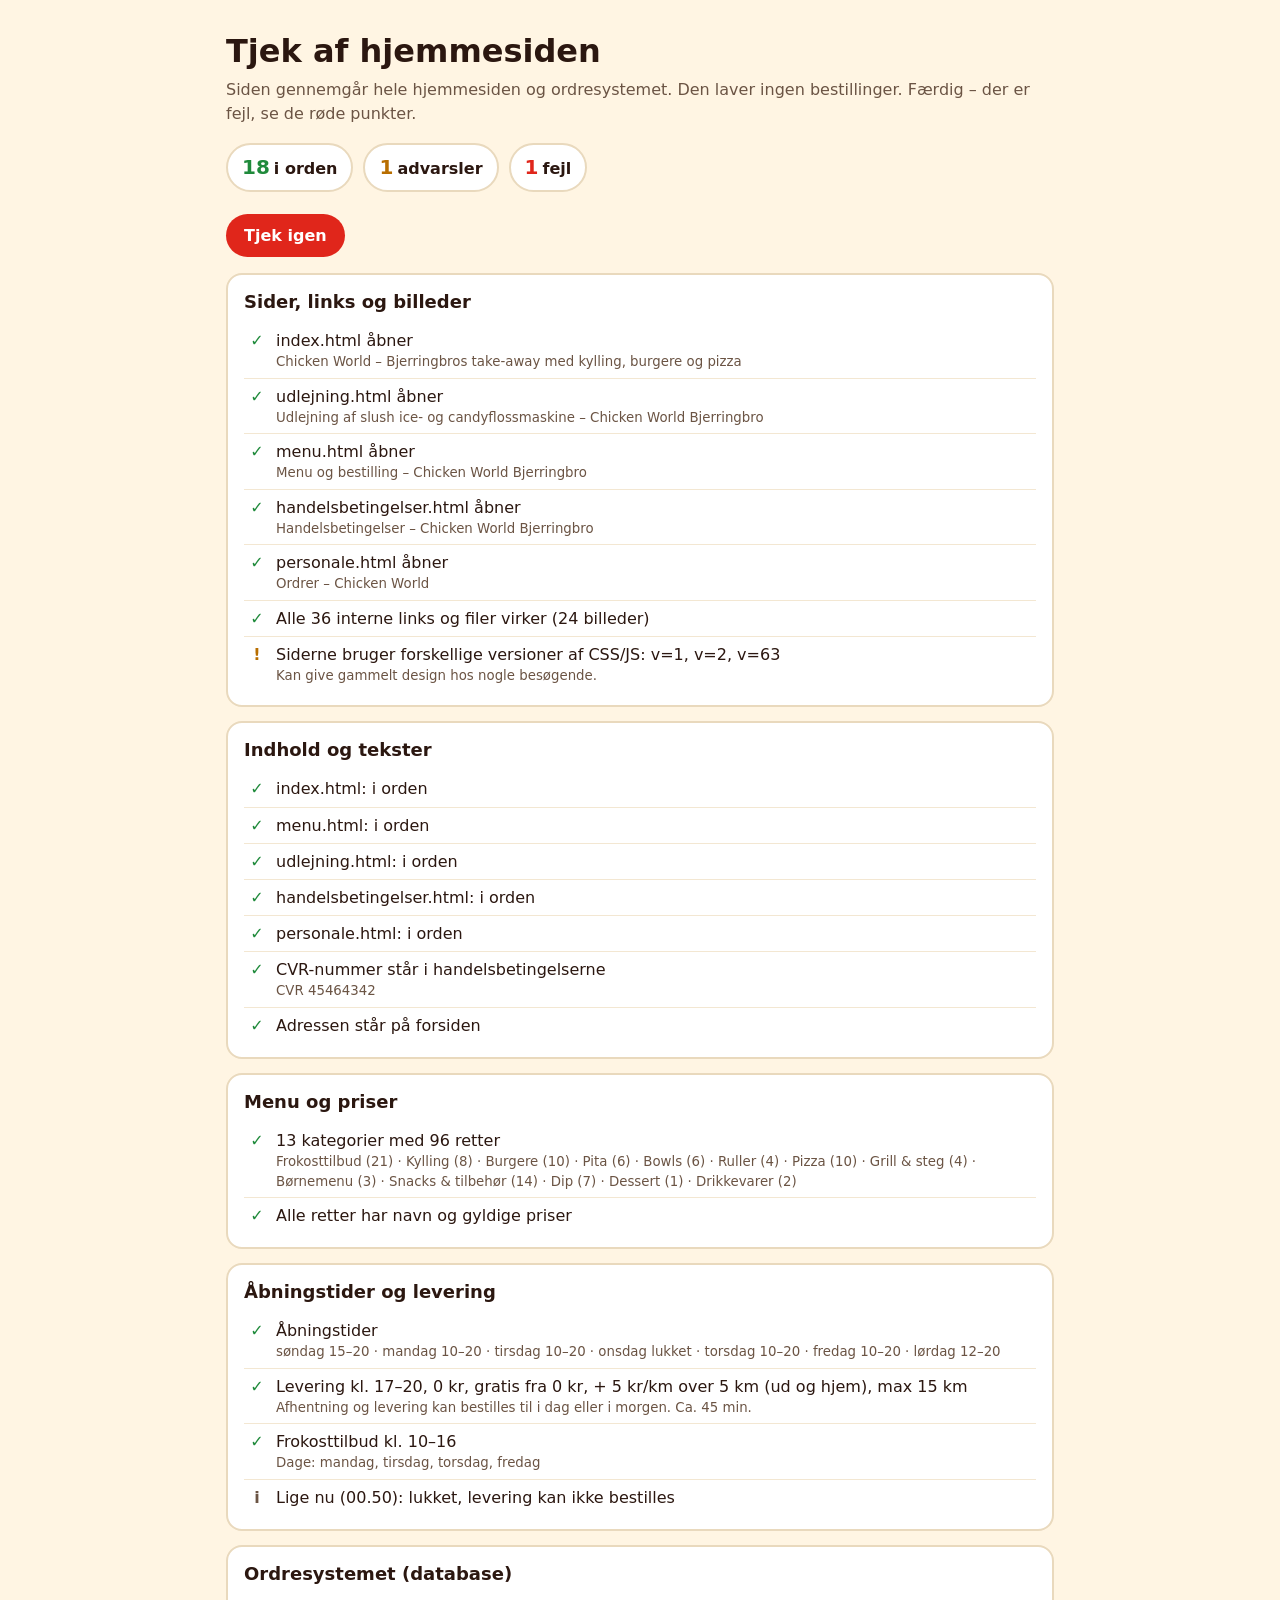
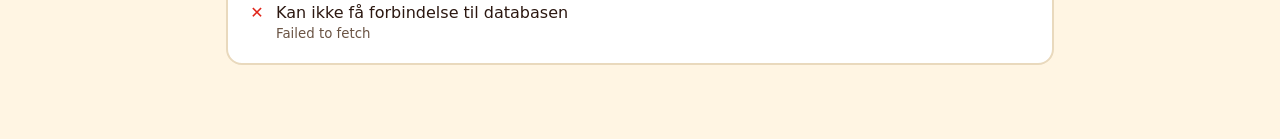
<file: tjek.html>
<!doctype html>
<html lang="da">
<head>
  <meta charset="utf-8">
  <meta name="viewport" content="width=device-width, initial-scale=1">
  <meta name="robots" content="noindex, nofollow">
  <title>Tjek af hjemmesiden – Chicken World</title>
  <link rel="icon" href="assets/img/favicon.svg?v=2" type="image/svg+xml">
  <style>
    :root { --ink: #2b1710; --cream: #fff5e3; --ok: #1f8a3b; --warn: #b86e00; --bad: #e0261b; --line: #e9d9bd; }
    * { box-sizing: border-box; }
    body { margin: 0; background: var(--cream); color: var(--ink); font: 16px/1.45 system-ui, -apple-system, "Segoe UI", sans-serif; }
    main { max-width: 860px; margin: 0 auto; padding: 28px 16px 60px; }
    h1 { font-size: 32px; margin: 0 0 4px; }
    .lead { margin: 0 0 18px; color: #6b5444; }
    .sum { display: flex; gap: 10px; flex-wrap: wrap; margin: 0 0 22px; }
    .pill { padding: 8px 14px; border-radius: 999px; font-weight: 700; background: #fff; border: 2px solid var(--line); }
    .pill b { font-size: 20px; margin-right: 4px; }
    .pill.ok b { color: var(--ok); } .pill.warn b { color: var(--warn); } .pill.bad b { color: var(--bad); }
    button { font: inherit; font-weight: 700; padding: 10px 18px; border-radius: 999px; border: 0; background: var(--bad); color: #fff; cursor: pointer; }
    section { background: #fff; border: 2px solid var(--line); border-radius: 16px; padding: 14px 16px; margin-bottom: 14px; }
    h2 { font-size: 18px; margin: 0 0 8px; }
    ul { list-style: none; margin: 0; padding: 0; }
    li { display: grid; grid-template-columns: 26px 1fr; gap: 6px; padding: 6px 0; border-top: 1px solid #f3e7d2; }
    li:first-child { border-top: 0; }
    .ic { font-weight: 900; text-align: center; }
    li.ok .ic { color: var(--ok); } li.warn .ic { color: var(--warn); } li.bad .ic { color: var(--bad); } li.info .ic { color: #6b5444; }
    small { display: block; color: #6b5444; word-break: break-word; }
    .running { color: #6b5444; }
  </style>
</head>
<body>
<main>
  <h1>Tjek af hjemmesiden</h1>
  <p class="lead">Siden gennemgår hele hjemmesiden og ordresystemet. Den laver ingen bestillinger. <span id="state" class="running">Tjekker …</span></p>
  <div class="sum" id="sum"></div>
  <p><button id="again" type="button">Tjek igen</button></p>
  <div id="out"></div>
</main>

<script src="site-config.js"></script>
<script src="menu-data.js"></script>
<script>
(function () {
  'use strict';
  var PAGES = ['index.html', 'menu.html', 'udlejning.html', 'handelsbetingelser.html', 'personale.html'];
  var CFG = window.CW_CONFIG || {}, MENU = window.CW_MENU || [];
  var out = document.getElementById('out'), counts;

  function esc(s) { return String(s).replace(/[&<>"]/g, function (c) { return { '&': '&amp;', '<': '&lt;', '>': '&gt;', '"': '&quot;' }[c]; }); }
  function group(title) {
    var sec = document.createElement('section');
    sec.innerHTML = '<h2>' + esc(title) + '</h2><ul></ul>';
    out.appendChild(sec);
    var ul = sec.querySelector('ul');
    return function (state, text, detail) {
      counts[state] = (counts[state] || 0) + 1;
      var li = document.createElement('li'); li.className = state;
      li.innerHTML = '<span class="ic">' + { ok: '✓', warn: '!', bad: '✕', info: 'i' }[state] + '</span><span>' + esc(text) +
        (detail ? '<small>' + esc(detail) + '</small>' : '') + '</span>';
      ul.appendChild(li); summary();
    };
  }
  function summary() {
    document.getElementById('sum').innerHTML =
      '<span class="pill ok"><b>' + (counts.ok || 0) + '</b>i orden</span>' +
      '<span class="pill warn"><b>' + (counts.warn || 0) + '</b>advarsler</span>' +
      '<span class="pill bad"><b>' + (counts.bad || 0) + '</b>fejl</span>';
  }
  function get(url) {
    return fetch(url + (url.indexOf('?') < 0 ? '?' : '&') + 'tjek=' + Date.now(), { cache: 'no-store' })
      .then(function (r) { return r.text().then(function (t) { return { ok: r.ok, status: r.status, text: t, type: r.headers.get('content-type') || '' }; }); })
      .catch(function (e) { return { ok: false, status: 0, text: '', error: e.message }; });
  }
  function loadImage(url) {
    return new Promise(function (res) {
      var img = new Image();
      img.onload = function () { res(img.naturalWidth > 0 ? { ok: true, w: img.naturalWidth, h: img.naturalHeight } : { ok: false }); };
      img.onerror = function () { res({ ok: false }); };
      img.src = url;
    });
  }
  function rpc(fn, body) {
    return fetch(CFG.supabaseUrl.replace(/\/$/, '') + '/rest/v1/rpc/' + fn, {
      method: 'POST',
      headers: { 'Content-Type': 'application/json', apikey: CFG.supabaseKey, Authorization: 'Bearer ' + CFG.supabaseKey },
      body: JSON.stringify(body)
    }).then(function (r) { return r.text().then(function (t) { var j = null; try { j = JSON.parse(t); } catch (e) {} return { status: r.status, body: j, text: t }; }); })
      .catch(function (e) { return { status: 0, error: e.message }; });
  }

  // ---------- 1. Sider, links, billeder ----------
  function checkPages() {
    var add = group('Sider, links og billeder');
    var docs = {}, assets = {}, versions = {};
    return Promise.all(PAGES.map(function (p) {
      return get(p).then(function (r) {
        if (!r.ok) { add('bad', p + ' kan ikke åbnes', 'Svar: ' + (r.status || r.error)); return; }
        var d = new DOMParser().parseFromString(r.text, 'text/html');
        docs[p] = { doc: d, text: r.text };
        add('ok', p + ' åbner', (d.title || '(ingen titel)'));
        d.querySelectorAll('img[src], link[href], script[src], a[href], source[srcset]').forEach(function (el) {
          var u = el.getAttribute('src') || el.getAttribute('href') || el.getAttribute('srcset');
          if (!u || /^(https?:|mailto:|tel:|data:|#|javascript:)/i.test(u)) return;
          var v = u.match(/\?v=(\d+)/); if (v && el.tagName !== 'A') (versions[v[1]] = versions[v[1]] || []).push(p);
          var clean = u.split('#')[0].split('?')[0];
          if (!clean) return;
          (assets[clean] = assets[clean] || { from: [], img: el.tagName === 'IMG' }).from.push(p);
        });
      });
    })).then(function () {
      // Billeder brugt som baggrund i CSS
      return get('styles.css').then(function (r) {
        (r.text.match(/url\((['"]?)([^)'"]+)\1\)/g) || []).forEach(function (m) {
          var u = m.replace(/^url\((['"]?)/, '').replace(/['"]?\)$/, '');
          if (/^(data:|https?:|#)/.test(u)) return;
          (assets[u] = assets[u] || { from: [], img: /\.(png|jpe?g|webp|svg|gif)$/i.test(u) }).from.push('styles.css');
        });
      });
    }).then(function () {
      var list = Object.keys(assets).sort(), broken = [], imgs = 0, big = [];
      return Promise.all(list.map(function (u) {
        var a = assets[u];
        if (a.img || /\.(png|jpe?g|webp|svg|gif)$/i.test(u)) {
          imgs++;
          return Promise.all([loadImage(u), fetch(u, { cache: 'no-store' }).then(function (r) { return r.blob(); }).catch(function () { return null; })])
            .then(function (res) {
              if (!res[0].ok) broken.push(u + '  (bruges på ' + a.from.join(', ') + ')');
              else if (res[1] && res[1].size > 600 * 1024) big.push(u + ' – ' + Math.round(res[1].size / 1024) + ' kB');
            });
        }
        return fetch(u, { method: 'GET', cache: 'no-store' }).then(function (r) { if (!r.ok) broken.push(u + '  (svar ' + r.status + ', bruges på ' + a.from.join(', ') + ')'); })
          .catch(function () { broken.push(u + '  (kan ikke hentes)'); });
      })).then(function () {
        add(broken.length ? 'bad' : 'ok', broken.length ? broken.length + ' links/filer virker ikke' : 'Alle ' + list.length + ' interne links og filer virker (' + imgs + ' billeder)', broken.join('\n'));
        if (big.length) add('warn', big.length + ' billeder er store og kan gøre siden langsom på mobil', big.join(' · '));
        var vs = Object.keys(versions);
        add(vs.length <= 1 ? 'ok' : 'warn', vs.length <= 1 ? 'Alle sider bruger samme version af CSS/JS (v=' + (vs[0] || '–') + ')' : 'Siderne bruger forskellige versioner af CSS/JS: v=' + vs.join(', v='),
          vs.length > 1 ? 'Kan give gammelt design hos nogle besøgende.' : '');
        return docs;
      });
    });
  }

  // ---------- 2. Indhold og tekster ----------
  function checkContent(docs) {
    var add = group('Indhold og tekster');
    PAGES.forEach(function (p) {
      var d = docs[p]; if (!d) return;
      var doc = d.doc, txt = doc.body ? doc.body.textContent : '';
      var miss = [];
      if (doc.documentElement.getAttribute('lang') !== 'da') miss.push('sproget er ikke sat til dansk');
      if (!doc.title) miss.push('mangler titel');
      if (p !== 'personale.html' && p !== 'handelsbetingelser.html' && !doc.querySelector('meta[name=description]')) miss.push('mangler beskrivelse til Google');
      if (!doc.querySelector('meta[name=viewport]')) miss.push('mangler mobilindstilling');
      doc.querySelectorAll('img:not([alt])').forEach(function (i) { miss.push('billede uden alt-tekst: ' + i.getAttribute('src')); });
      if (/dilan/i.test(d.text)) miss.push('der står stadig "Dilan" på siden');
      if (/lorem ipsum|TODO|XXX/i.test(txt)) miss.push('der står pladsholder-tekst');
      if (p !== 'personale.html' && txt.indexOf('21 98 88 50') < 0 && d.text.indexOf('+4521988850') < 0) miss.push('telefonnummeret står der ikke');
      add(miss.length ? 'warn' : 'ok', p + (miss.length ? ': ' + miss.length + ' ting at se på' : ': i orden'), miss.join(' · '));
    });
    var hb = docs['handelsbetingelser.html'];
    if (hb) add(hb.text.indexOf('45464342') >= 0 ? 'ok' : 'bad', 'CVR-nummer står i handelsbetingelserne', hb.text.indexOf('45464342') >= 0 ? 'CVR 45464342' : 'CVR mangler');
    var ix = docs['index.html'];
    if (ix) add(ix.text.indexOf('Banegårdspladsen 13') >= 0 ? 'ok' : 'bad', 'Adressen står på forsiden');
  }

  // ---------- 3. Menu og priser ----------
  function checkMenu() {
    var add = group('Menu og priser');
    if (!MENU.length) { add('bad', 'Menuen kunne ikke indlæses (menu-data.js)'); return; }
    var n = 0, problems = [], nrs = {}, dupl = [];
    MENU.forEach(function (sec) {
      if (!sec.items || !sec.items.length) problems.push('Kategorien "' + sec.title + '" er tom');
      (sec.items || []).forEach(function (it) {
        n++;
        var nr = it[0], name = it[1], price = it[3];
        if (!name) problems.push(sec.title + ': en ret mangler navn');
        var prices = Array.isArray(price) ? price : [price];
        if (sec.sizes && Array.isArray(price) && price.length !== sec.sizes.length) problems.push(sec.title + ' – ' + name + ': antal priser passer ikke med størrelserne');
        prices.forEach(function (pr) {
          if (pr === null || pr === '' || pr === undefined) return;
          if (typeof pr !== 'number' || !(pr > 0)) problems.push(sec.title + ' – ' + name + ': ugyldig pris "' + pr + '"');
          else if (pr > 1000) problems.push(sec.title + ' – ' + name + ': pris ' + pr + ' kr virker høj');
        });
        if (nr) { if (nrs[nr]) dupl.push(nr + ' (' + nrs[nr] + ' / ' + name + ')'); nrs[nr] = name; }
      });
    });
    add('ok', MENU.length + ' kategorier med ' + n + ' retter', MENU.map(function (s) { return s.title + ' (' + (s.items || []).length + ')'; }).join(' · '));
    add(problems.length ? 'bad' : 'ok', problems.length ? problems.length + ' problemer med retter eller priser' : 'Alle retter har navn og gyldige priser', problems.join('\n'));
    if (dupl.length) add('warn', 'Samme nummer bruges til flere retter', dupl.join(' · '));
  }

  // ---------- 4. Åbningstider og levering ----------
  function checkTimes() {
    var add = group('Åbningstider og levering');
    var H = CFG.hours || {}, D = CFG.delivery || {}, L = CFG.lunch || {};
    var days = ['søndag', 'mandag', 'tirsdag', 'onsdag', 'torsdag', 'fredag', 'lørdag'], bad = [];
    var txt = days.map(function (d, i) {
      var h = H[i];
      if (h && !(h[0] < h[1])) bad.push(d + ': lukketid er før åbningstid');
      return d + ' ' + (h ? h[0] + '–' + h[1] : 'lukket');
    }).join(' · ');
    add(bad.length ? 'bad' : 'ok', 'Åbningstider', bad.length ? bad.join(' · ') : txt);
    var delFrom = D.from != null ? D.from : 0, delTo = D.to != null ? D.to : 24;
    var delOk = delFrom < delTo && Object.keys(H).some(function (k) { return H[k] && H[k][0] < delTo && H[k][1] > delFrom; });
    add(delOk ? 'ok' : 'warn', 'Levering ' + (D.from != null || D.to != null ? 'kl. ' + delFrom + '–' + delTo : 'i hele åbningstiden') + ', ' + D.fee + ' kr, gratis fra ' + D.freeFrom + ' kr, + ' + D.perKm + ' kr/km over ' + D.baseKm + ' km (ud og hjem), max ' + D.km + ' km',
      delOk ? 'Afhentning og levering kan bestilles til i dag eller i morgen. Ca. ' + D.minutes + ' min.' : 'Leveringstiden ligger uden for åbningstiden nogle dage.');
    add('ok', 'Frokosttilbud kl. ' + L.from + '–' + L.to, 'Dage: ' + (L.days || []).map(function (d) { return days[d]; }).join(', '));
    var now = new Date(), h = H[now.getDay()], m = now.getHours() * 60 + now.getMinutes();
    var open = h && m >= h[0] * 60 && m < h[1] * 60;
    var delNow = open && m >= delFrom * 60 && m + (D.minutes || 45) <= Math.min(delTo, h[1]) * 60 - (CFG.lastOrderMinutes || 0);
    add('info', 'Lige nu (' + now.toLocaleTimeString('da-DK', { hour: '2-digit', minute: '2-digit' }) + '): ' + (open ? 'åbent' : 'lukket') + ', levering ' + (delNow ? 'kan bestilles' : 'kan ikke bestilles'));
  }

  // ---------- 5. Ordresystemet ----------
  function checkOrders() {
    var add = group('Ordresystemet (database)');
    if (!CFG.supabaseUrl || !CFG.supabaseKey) { add('bad', 'Forbindelsen til databasen er ikke sat op i site-config.js'); return Promise.resolve(); }
    function exists(r) { return r.status && r.status !== 404 && !(r.body && r.body.code === 'PGRST202'); }
    function denied(r) { return r.body && /Adgang n/.test(r.body.message || ''); }
    var wrongKey = 'tjek-forkert-noegle';
    return Promise.all([
      rpc('order_status', { p_id: 0, p_phone: '0' }),
      rpc('staff_orders', { p_key: wrongKey, p_hours: 1 }),
      rpc('staff_accept', { p_key: wrongKey, p_id: 0, p_minutes: 15 }),
      rpc('staff_reject', { p_key: wrongKey, p_id: 0 }),
      rpc('staff_set_status', { p_key: wrongKey, p_id: 0, p_status: 'ny' }),
      rpc('place_order', { p_name: '', p_phone: '0', p_pickup: 'tjek', p_note: '', p_items: [], p_total: 0 })
    ]).then(function (r) {
      if (!r[0].status) { add('bad', 'Kan ikke få forbindelse til databasen', r[0].error || ''); return; }
      add(r[0].status === 200 ? 'ok' : 'bad', 'Forbindelse til databasen', r[0].status === 200 ? 'Svarer normalt.' : 'Svar ' + r[0].status + ': ' + (r[0].text || '').slice(0, 160));
      var poOk = r[5].body && /Ugyldigt navn/.test(r[5].body.message || '');
      add(poOk ? 'ok' : 'bad', 'Kunder kan sende bestillinger', poOk ? 'Funktionen place_order findes (testet uden at oprette en ordre).' : 'Uventet svar: ' + (r[5].text || '').slice(0, 160));
      add(denied(r[1]) ? 'ok' : 'bad', 'Ordreskærmen kan hente ordrer, og den er beskyttet med nøgle', denied(r[1]) ? 'En forkert nøgle bliver afvist.' : 'Uventet svar: ' + (r[1].text || '').slice(0, 160));
      add(denied(r[4]) ? 'ok' : 'bad', 'Ordreskærmen kan skifte status (i gang, klar/på vej, udleveret)');
      var accOk = denied(r[2]) && denied(r[3]);
      add(accOk ? 'ok' : 'bad', 'Accepter med 15/30/45/60 min og afvis', accOk ? 'Funktionerne findes.' : 'Mangler – kør supabase/opdatering-accepter-afvis.sql.');
      add(r[0].status === 200 ? 'ok' : 'bad', 'Kunden kan se, om ordren er bekræftet', r[0].status === 200 ? 'Funktionen order_status findes.' : 'Mangler – kør supabase/opdatering-accepter-afvis.sql.');
    });
  }

  function run() {
    counts = {}; out.innerHTML = ''; summary();
    var st = document.getElementById('state'); st.textContent = 'Tjekker …'; st.className = 'running';
    checkPages().then(function (docs) {
      checkContent(docs); checkMenu(); checkTimes();
      return checkOrders();
    }).then(function () {
      st.className = '';
      st.textContent = counts.bad ? 'Færdig – der er fejl, se de røde punkter.' : counts.warn ? 'Færdig – alt virker, men se advarslerne.' : 'Færdig – alt ser fint ud.';
    });
  }
  document.getElementById('again').addEventListener('click', run);
  run();
})();
</script>
</body>
</html>
</file>
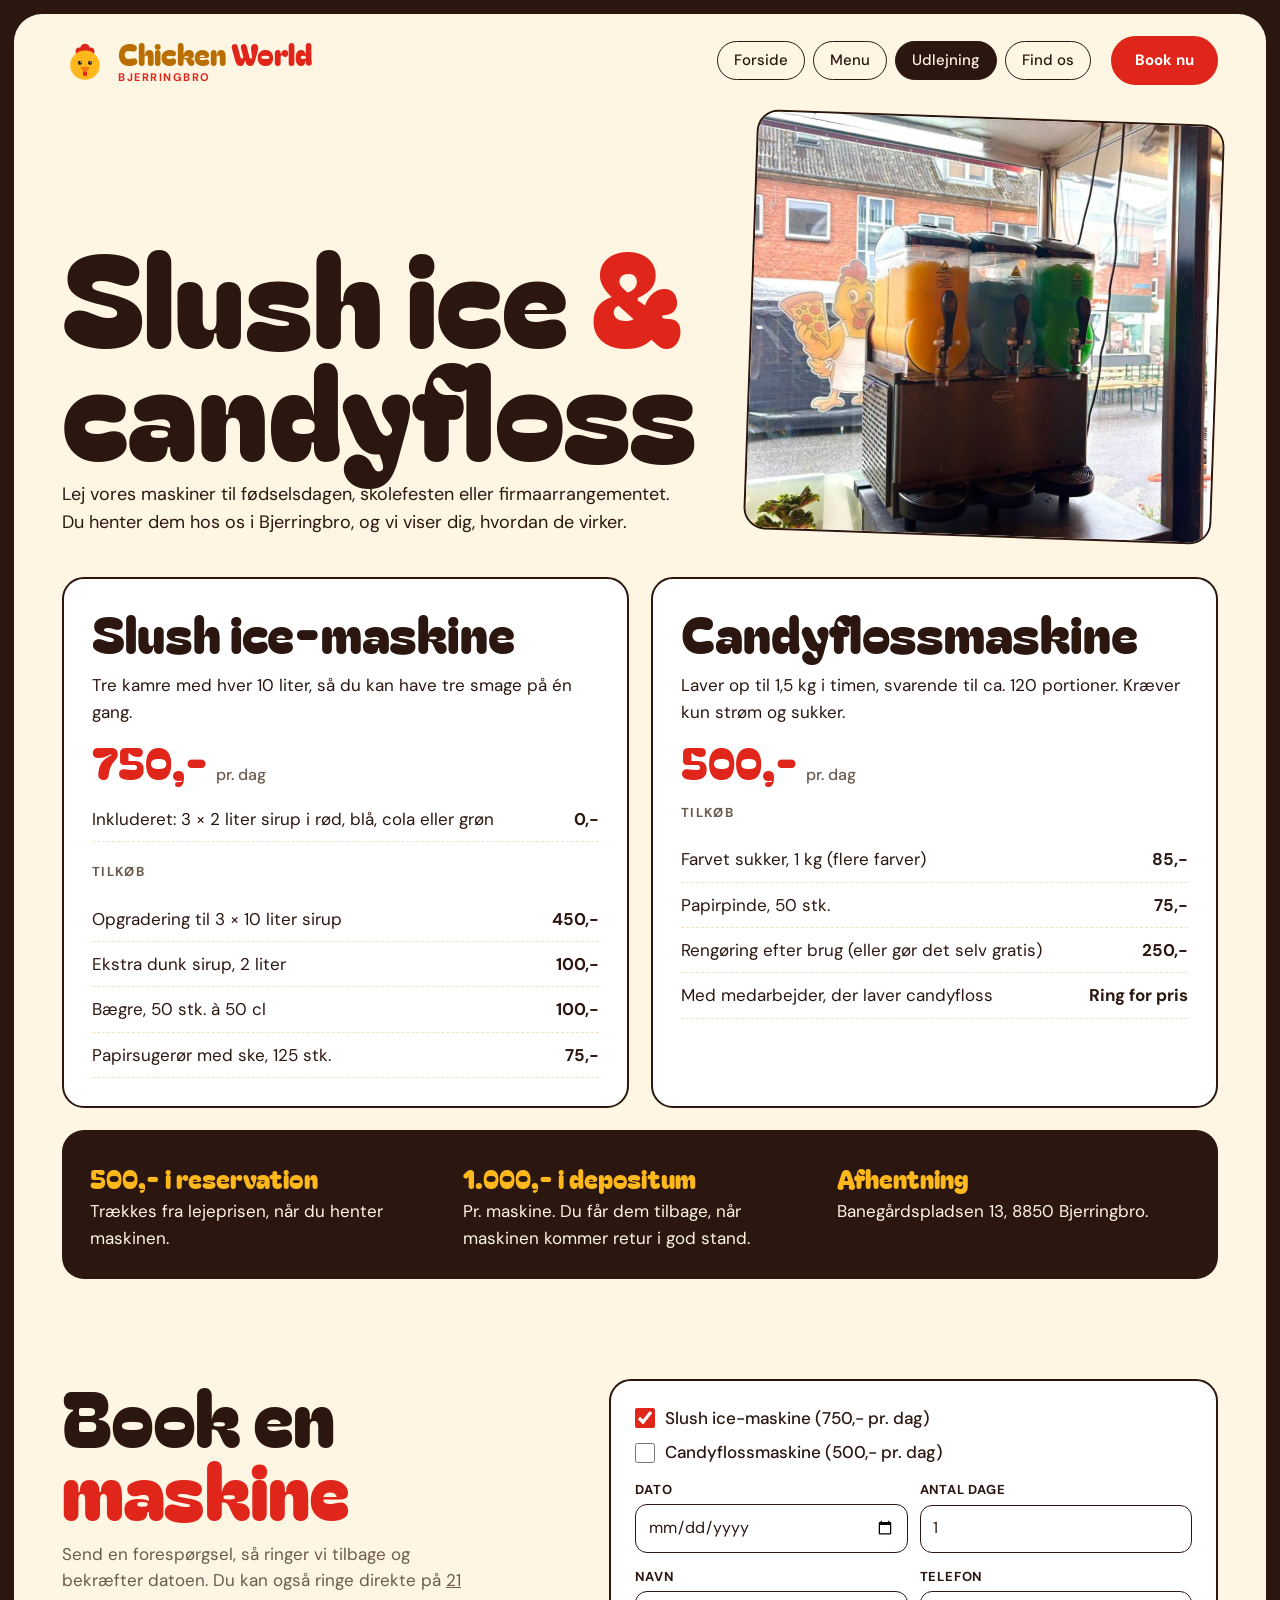
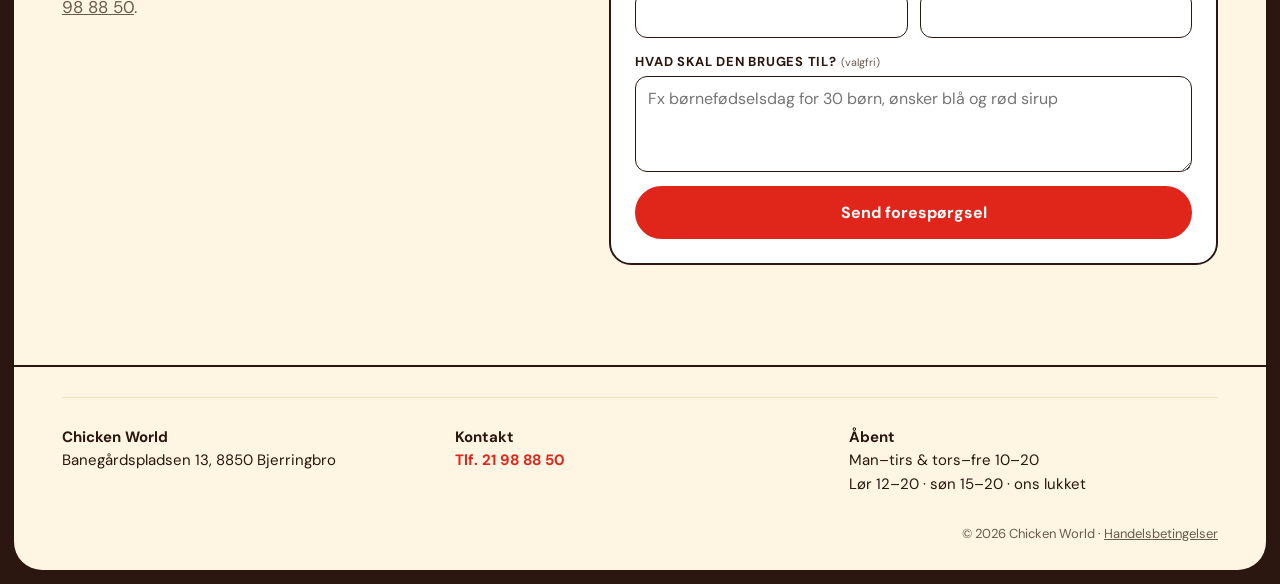
<file: udlejning.html>
<!doctype html>
<html lang="da">
<head>
  <meta charset="utf-8">
  <meta name="viewport" content="width=device-width, initial-scale=1">
  <title>Udlejning af slush ice- og candyflossmaskine – Chicken World Bjerringbro</title>
  <meta name="description" content="Lej en slush ice-maskine (750,- pr. dag) eller en candyflossmaskine (500,- pr. dag) hos Chicken World i Bjerringbro. Afhentning på Banegårdspladsen 13.">
  <link rel="canonical" href="https://chickenworld.dk/udlejning.html">
  <link rel="icon" href="assets/img/favicon.svg?v=2" type="image/svg+xml">
  <link rel="stylesheet" href="styles.css?v=63">
  <link rel="stylesheet" href="menu.css?v=63">
  <style>
    .rhero { padding: 10px clamp(18px, 4vw, 48px) 40px; }
    .rhero h1 { font-family: var(--display); font-weight: 400; line-height: .88; font-size: clamp(56px, 10vw, 150px); }
    .rhero { display: grid; grid-template-columns: 1.4fr 1fr; gap: 32px; align-items: end; }
    .rhero p { max-width: 620px; font-size: 18px; margin-top: 18px; }
    .rhero img { border-radius: var(--radius); border: 2px solid var(--ink); aspect-ratio: 4/5; object-fit: cover; width: 100%; max-height: 420px; transform: rotate(2deg); }
    @media (max-width: 860px) { .rhero { grid-template-columns: 1fr; } .rhero img { max-width: 320px; } }
    .machines { display: grid; grid-template-columns: 1fr 1fr; gap: 22px; padding: 0 clamp(18px, 4vw, 48px); }
    .machine { background: #fff; border: 2px solid var(--ink); border-radius: var(--radius); padding: 28px; display: grid; gap: 14px; align-content: start; }
    .machine h2 { font-family: var(--display); font-weight: 400; font-size: clamp(34px, 4vw, 52px); line-height: 1; }
    .machine__price { font-family: var(--display); font-size: 44px; color: var(--red); line-height: 1; }
    .machine__price small { font-family: var(--body); font-size: 16px; color: var(--muted); font-weight: 500; }
    .machine ul { list-style: none; display: grid; }
    .machine li { display: flex; justify-content: space-between; gap: 16px; padding: 9px 0; border-bottom: 1.5px dashed var(--cream-2); }
    .machine li b { white-space: nowrap; font-variant-numeric: tabular-nums; }
    .machine h3 { font-size: 13px; text-transform: uppercase; letter-spacing: .1em; color: var(--muted); margin-top: 6px; }
    .terms { margin: 22px clamp(18px, 4vw, 48px) 0; background: var(--frame); color: var(--cream); border-radius: var(--radius); padding: 28px; display: grid; grid-template-columns: repeat(3, 1fr); gap: 20px; }
    .terms b { display: block; font-family: var(--display); font-weight: 400; font-size: 26px; color: var(--yellow); }
    .book { display: grid; grid-template-columns: 1fr 1.2fr; gap: 40px; padding: clamp(56px, 8vw, 100px) clamp(18px, 4vw, 48px); align-items: start; }
    .book h2 { font-size: clamp(46px, 6vw, 88px); }
    .book__side p { color: var(--muted); margin-top: 16px; max-width: 420px; }
    .book form { display: grid; gap: 14px; background: #fff; border: 2px solid var(--ink); border-radius: var(--radius); padding: 24px; }
    .row2 { display: grid; grid-template-columns: 1fr 1fr; gap: 12px; }
    .checks { display: grid; gap: 8px; }
    .check { display: flex; gap: 10px; align-items: center; font-weight: 500; }
    .check input { width: 20px; height: 20px; accent-color: var(--red); }
    .ok { background: var(--cream); border-radius: 16px; padding: 18px; }
    .ok b { font-family: var(--display); font-weight: 400; font-size: 30px; display: block; }
    @media (max-width: 860px) { .machines, .book, .terms { grid-template-columns: 1fr; } }
    @media (max-width: 480px) { .row2 { grid-template-columns: 1fr; } }
  </style>
</head>
<body>
  <div class="frame">
    <header class="nav">
      <a class="nav__logo" href="index.html" aria-label="Chicken World – til forsiden">
        <img class="nav__mark" src="assets/img/logo-mark.svg" alt="" width="46" height="46">
        <span class="nav__words"><span class="logo-word">Chicken <span class="o">World</span></span>
        <small>Bjerringbro</small></span>
      </a>
      <nav class="nav__links" aria-label="Hovedmenu">
        <a href="index.html">Forside</a>
        <a href="menu.html">Menu</a>
        <a href="udlejning.html" aria-current="page">Udlejning</a>
        <a href="index.html#find-os">Find os</a>
      </nav>
      <a class="btn btn--orange nav__cta" href="#book">Book nu</a>
    </header>

    <main>
      <section class="rhero">
        <div>
          <h1>Slush ice <span class="o">&amp;</span><br>candyfloss</h1>
          <p>Lej vores maskiner til fødselsdagen, skolefesten eller firmaarrangementet. Du henter dem hos os i Bjerringbro, og vi viser dig, hvordan de virker.</p>
        </div>
        <img src="assets/img/cw-slush.jpg" alt="Slush ice-maskine med tre kamre i butikken">
      </section>

      <div class="machines">
        <article class="machine">
          <h2>Slush ice-maskine</h2>
          <p>Tre kamre med hver 10 liter, så du kan have tre smage på én gang.</p>
          <p class="machine__price">750,- <small>pr. dag</small></p>
          <ul>
            <li><span>Inkluderet: 3 × 2 liter sirup i rød, blå, cola eller grøn</span><b>0,-</b></li>
          </ul>
          <h3>Tilkøb</h3>
          <ul>
            <li><span>Opgradering til 3 × 10 liter sirup</span><b>450,-</b></li>
            <li><span>Ekstra dunk sirup, 2 liter</span><b>100,-</b></li>
            <li><span>Bægre, 50 stk. à 50 cl</span><b>100,-</b></li>
            <li><span>Papirsugerør med ske, 125 stk.</span><b>75,-</b></li>
          </ul>
        </article>
        <article class="machine">
          <h2>Candyflossmaskine</h2>
          <p>Laver op til 1,5 kg i timen, svarende til ca. 120 portioner. Kræver kun strøm og sukker.</p>
          <p class="machine__price">500,- <small>pr. dag</small></p>
          <h3>Tilkøb</h3>
          <ul>
            <li><span>Farvet sukker, 1 kg (flere farver)</span><b>85,-</b></li>
            <li><span>Papirpinde, 50 stk.</span><b>75,-</b></li>
            <li><span>Rengøring efter brug (eller gør det selv gratis)</span><b>250,-</b></li>
            <li><span>Med medarbejder, der laver candyfloss</span><b>Ring for pris</b></li>
          </ul>
        </article>
      </div>

      <div class="terms">
        <p><b>500,- i reservation</b>Trækkes fra lejeprisen, når du henter maskinen.</p>
        <p><b>1.000,- i depositum</b>Pr. maskine. Du får dem tilbage, når maskinen kommer retur i god stand.</p>
        <p><b>Afhentning</b>Banegårdspladsen 13, 8850 Bjerringbro.</p>
      </div>

      <section class="book" id="book">
        <div class="book__side">
          <h2 class="display">Book en <span class="o">maskine</span></h2>
          <p>Send en forespørgsel, så ringer vi tilbage og bekræfter datoen. Du kan også ringe direkte på <a href="tel:+4521988850">21 98 88 50</a>.</p>
        </div>
        <form id="rentform" novalidate>
          <div class="checks">
            <label class="check"><input type="checkbox" name="m" value="Slush ice-maskine" data-price="750" checked> Slush ice-maskine (750,- pr. dag)</label>
            <label class="check"><input type="checkbox" name="m" value="Candyflossmaskine" data-price="500"> Candyflossmaskine (500,- pr. dag)</label>
          </div>
          <div class="row2">
            <div class="field"><label for="r-date">Dato</label><input id="r-date" type="date" required></div>
            <div class="field"><label for="r-days">Antal dage</label><input id="r-days" type="number" min="1" max="14" value="1" required></div>
          </div>
          <div class="row2">
            <div class="field"><label for="r-name">Navn</label><input id="r-name" autocomplete="name" required></div>
            <div class="field"><label for="r-phone">Telefon</label><input id="r-phone" type="tel" inputmode="tel" autocomplete="tel" required></div>
          </div>
          <div class="field">
            <label for="r-note">Hvad skal den bruges til? <small>(valgfri)</small></label>
            <textarea id="r-note" rows="3" placeholder="Fx børnefødselsdag for 30 børn, ønsker blå og rød sirup"></textarea>
          </div>
          <p class="form-error" id="r-err" hidden></p>
          <button class="btn btn--orange" type="submit">Send forespørgsel</button>
          <div class="ok" id="r-ok" hidden><b>Tak for din forespørgsel!</b>Vi ringer til dig og bekræfter datoen. Dit nummer er <span id="r-id"></span>.</div>
        </form>
      </section>
    </main>

    <footer class="footer">
      <div class="footer__cols">
        <p><b>Chicken World</b><br>Banegårdspladsen 13, 8850 Bjerringbro</p>
        <p><b>Kontakt</b><br><a href="tel:+4521988850">Tlf. 21 98 88 50</a></p>
        <p><b>Åbent</b><br>Man–tirs &amp; tors–fre 10–20<br>Lør 12–20 · søn 15–20 · ons lukket</p>
      </div>
      <p class="footer__copy">© <span id="year">2026</span> Chicken World · <a href="handelsbetingelser.html">Handelsbetingelser</a></p>
    </footer>
  </div>

  <script src="site-config.js?v=63"></script>
  <script>
  (function () {
    var CFG = window.CW_CONFIG || {};
    var $ = function (id) { return document.getElementById(id); };
    $('year').textContent = new Date().getFullYear();
    var d = new Date(); d.setDate(d.getDate() + 1);
    $('r-date').min = d.toISOString().slice(0, 10);

    // Forespørgslen lander på ordresiden i butikken som en "Udlejning"
    $('rentform').addEventListener('submit', function (e) {
      e.preventDefault();
      var err = $('r-err');
      var machines = Array.prototype.filter.call(document.querySelectorAll('input[name=m]'), function (c) { return c.checked; });
      var date = $('r-date').value, days = Math.max(1, Math.min(14, Number($('r-days').value) || 1));
      var name = $('r-name').value.trim(), phone = $('r-phone').value.trim();
      var problem = !machines.length ? 'Vælg mindst én maskine.' :
        !date ? 'Vælg en dato.' :
        !name ? 'Skriv dit navn.' :
        phone.replace(/\D/g, '').length < 8 ? 'Skriv et telefonnummer med 8 cifre.' : null;
      if (problem) { err.textContent = problem; err.hidden = false; return; }
      err.hidden = true;
      var nice = new Date(date + 'T12:00').toLocaleDateString('da-DK', { weekday: 'short', day: 'numeric', month: 'short' });
      var items = machines.map(function (c) {
        return { qty: days, nr: '', name: c.value, desc: 'pr. dag', size: '', section: 'Udlejning', price: Number(c.dataset.price) };
      });
      var total = items.reduce(function (s, i) { return s + i.qty * i.price; }, 0);
      var btn = this.querySelector('button[type=submit]');
      if (!CFG.supabaseUrl) { err.textContent = 'Ring venligst på ' + CFG.phone + ' for at booke.'; err.hidden = false; return; }
      var h = { 'Content-Type': 'application/json', apikey: CFG.supabaseKey };
      if (/^eyJ/.test(CFG.supabaseKey)) h.Authorization = 'Bearer ' + CFG.supabaseKey;
      btn.disabled = true; btn.textContent = 'Sender …';
      fetch(CFG.supabaseUrl.replace(/\/$/, '') + '/rest/v1/rpc/place_order', {
        method: 'POST', headers: h,
        body: JSON.stringify({
          p_name: name, p_phone: phone,
          p_pickup: ('Udlejning ' + nice + (days > 1 ? ', ' + days + ' dage' : '')).slice(0, 60),
          p_note: ('UDLEJNING – ring og bekræft. ' + $('r-note').value.trim()).slice(0, 500),
          p_items: items, p_total: total
        })
      }).then(function (r) {
        return r.json().then(function (b) { if (!r.ok) throw new Error(b && b.message || 'Fejl'); return b; });
      }).then(function (id) {
        $('r-id').textContent = '#' + id;
        $('r-ok').hidden = false; btn.hidden = true;
      }).catch(function () {
        err.textContent = 'Forespørgslen kunne ikke sendes. Ring venligst på ' + CFG.phone + '.'; err.hidden = false;
        btn.disabled = false; btn.textContent = 'Send forespørgsel';
      });
    });
  })();
  </script>
</body>
</html>
</file>
<file: styles.css>
/* Chicken World – fælles design */

/* Skrifttyper er indlejret (ingen opslag hos Google, hensyn til GDPR, og siden virker også åbnet direkte fra en mappe) */
@font-face {
  font-family: "Bagel Fat One";
  src: url("[data-uri]") format("woff2");
  font-weight: 400; font-display: swap;
}
@font-face {
  font-family: "DM Sans";
  src: url("[data-uri]") format("woff2");
  font-weight: 100 1000; font-display: swap;
}

:root {
  --frame: #2b1710;      /* mørk, ristet brun ramme */
  --cream: #fff5e3;      /* baggrund */
  --cream-2: #f5e2c4;
  --ink: #2b1710;
  --red: #e0261b;        /* chili-rød */
  --red-soft: #ffc23d;   /* gul accent på mørk bund */
  --yellow: #ffb81c;     /* sprød, gylden */
  --yellow-deep: #b86e00;/* gul til tekst på lys bund */
  --open: #3fae4a;       /* "åbent nu"-prik */
  /* gamle navne, så eksisterende regler virker */
  --orange: var(--red);
  --orange-soft: var(--red-soft);
  --green: var(--yellow-deep);
  --muted: #6b5a4e;
  --radius: 22px;
  --display: "Bagel Fat One", "Cooper Black", system-ui, sans-serif;
  --body: "DM Sans", system-ui, -apple-system, Segoe UI, sans-serif;
}

* { box-sizing: border-box; margin: 0; padding: 0; }
html { scroll-behavior: smooth; }
body {
  background: var(--frame);
  color: var(--ink);
  font-family: var(--body);
  font-size: 17px;
  line-height: 1.55;
  -webkit-font-smoothing: antialiased;
  overflow-x: hidden;
}
img { display: block; max-width: 100%; }
a { color: inherit; }

.frame {
  margin: 14px;
  background: var(--cream);
  border-radius: 28px;
  overflow: hidden;
  overflow: clip; /* clip i stedet for hidden, så sticky virker */
}

.display { font-family: var(--display); font-weight: 400; line-height: .95; letter-spacing: -.01em; }
.o { color: var(--orange); }
.g { color: var(--green); }

/* Knapper */
.btn {
  font-family: inherit; cursor: pointer;
  display: inline-flex; align-items: center; justify-content: center;
  padding: 14px 26px; border-radius: 999px;
  font-weight: 700; text-decoration: none; font-size: 16px;
  border: 2px solid var(--ink);
  transition: transform .2s ease, background .2s ease, color .2s ease;
}
.btn:hover { transform: translateY(-2px); }
.btn--orange { background: var(--orange); border-color: var(--orange); color: #fff; }
.btn--orange:hover { background: var(--ink); border-color: var(--ink); }
.btn--ghost { background: transparent; }
.btn--ghost:hover { background: var(--ink); color: var(--cream); }

.pill {
  display: inline-block; padding: 6px 14px; border-radius: 999px;
  font-size: 13px; font-weight: 700; text-transform: uppercase; letter-spacing: .06em; color: #fff;
}
.pill--orange { background: var(--orange); }
.pill--green { background: var(--yellow); color: var(--ink); }

/* Nav */
.nav {
  display: flex; align-items: center; gap: 12px 20px;
  padding: 22px clamp(18px, 4vw, 48px);
  position: relative; z-index: 5;
}
.nav__logo { text-decoration: none; display: flex; align-items: center; gap: 10px; line-height: 1; }
.nav__words { display: flex; flex-direction: column; }
.nav__mark { width: 46px; height: 46px; flex: none; transition: transform .3s ease; }
.logo-word, .nav__cta { white-space: nowrap; }
.nav__logo:hover .nav__mark { transform: rotate(-10deg) scale(1.05); }
.logo-word { font-family: var(--display); font-size: 30px; color: var(--green); }
.nav__logo small { font-weight: 700; font-size: 11px; letter-spacing: .14em; text-transform: uppercase; color: var(--orange); margin-top: 4px; }
.nav__links { display: flex; gap: 8px; margin-left: auto; }
.nav__links a {
  text-decoration: none; font-weight: 500; font-size: 15px;
  padding: 7px 16px; border: 1.5px solid var(--ink); border-radius: 999px;
  transition: background .2s, color .2s;
}
.nav__links a:hover { background: var(--ink); color: var(--cream); }
.nav__cta { padding: 11px 22px; font-size: 15px; }

/* Hero */
.hero { position: relative; padding: 0 clamp(18px, 4vw, 48px) 56px; text-align: center; }
.hero__title { margin-top: 10px; }
.hero__word {
  display: block; font-family: var(--display); font-weight: 400;
  font-size: clamp(88px, 21vw, 330px); line-height: .85; color: var(--ink);
  letter-spacing: -.02em;
  animation: rise 1s cubic-bezier(.2,.8,.2,1) both;
}
.hero__stage { position: relative; height: clamp(240px, 34vw, 480px); margin-top: clamp(-200px, -16vw, -70px); pointer-events: none; }
.hero__blob {
  position: absolute; left: 50%; bottom: 0; transform: translateX(-50%);
  width: clamp(280px, 46vw, 680px); height: clamp(70px, 9vw, 130px);
  background: var(--orange); border-radius: 50%;
  animation: grow 1s .2s cubic-bezier(.2,.8,.2,1) both;
}
.hero__pizza {
  position: absolute; left: 50%; bottom: clamp(18px, 3vw, 40px);
  width: clamp(240px, 36vw, 540px);
  margin-left: calc(clamp(240px, 36vw, 540px) / -2);
  filter: drop-shadow(0 30px 30px rgba(28,42,29,.35));
  animation: drop 1.1s .3s cubic-bezier(.2,.9,.25,1.15) both;
}
.badge {
  position: absolute; width: clamp(96px, 11vw, 150px); aspect-ratio: 1;
  background: var(--green); border-radius: 50%; color: #fff;
  display: grid; place-items: center;
}
.badge svg { position: absolute; inset: 0; width: 100%; height: 100%; animation: spin 14s linear infinite; }
.badge text { font-family: var(--body); font-weight: 700; font-size: 17px; letter-spacing: .12em; fill: #fff; }
.badge__center { font-family: var(--display); font-size: clamp(28px, 3vw, 42px); }
.hero__badge { right: clamp(4px, 14vw, 260px); top: 6%; }

.hero__bottom { position: relative; display: grid; gap: 20px; justify-items: center; margin-top: 26px; }
.hero__lead { font-size: clamp(18px, 1.6vw, 22px); max-width: 560px; }
.hero__actions { display: flex; gap: 12px; flex-wrap: wrap; justify-content: center; }
.hero__hours { font-weight: 700; font-size: 14px; display: inline-flex; align-items: center; gap: 8px; color: var(--muted); }
.dot { width: 9px; height: 9px; border-radius: 50%; background: var(--open); box-shadow: 0 0 0 4px rgba(63,174,74,.25); }
.dot.is-closed { background: var(--red); box-shadow: 0 0 0 4px rgba(224,38,27,.22); }

/* Marquee */
.marquee { position: relative; background: var(--frame); color: var(--cream); padding: 34px 0; overflow: hidden; }
.marquee__row {
  display: flex; gap: .5em; white-space: nowrap; width: max-content;
  font-family: var(--display); font-size: clamp(40px, 6.4vw, 92px); line-height: 1.12;
  will-change: transform;
}
.marquee__row span { padding-right: .35em; }
.marquee__pizza {
  position: absolute; width: clamp(120px, 14vw, 210px); right: 12%; top: 50%; margin-top: calc(clamp(120px, 14vw, 210px) / -2);
  filter: drop-shadow(0 18px 20px rgba(0,0,0,.45));
}

/* Sektioner */
.section { padding: clamp(64px, 9vw, 130px) clamp(18px, 4vw, 48px); }
.section__head { display: grid; grid-template-columns: 1.2fr 1fr; gap: 32px; align-items: end; margin-bottom: 44px; }
.section__head h2, .ways h2, .baked h2, .find h2, .lunch h2 { font-size: clamp(50px, 7.4vw, 112px); }
.section__head p { color: var(--muted); max-width: 420px; }

/* Menukort */
.cards { display: grid; grid-template-columns: repeat(4, 1fr); gap: 18px; }
.card {
  position: relative; background: #fff; border: 2px solid var(--ink); border-radius: var(--radius);
  padding: 26px 22px 22px; display: flex; flex-direction: column; gap: 8px;
  transition: transform .3s ease, box-shadow .3s ease;
}
.card:hover { transform: translateY(-6px) rotate(-1deg); box-shadow: 8px 10px 0 var(--ink); }
.card__nr {
  width: 46px; height: 46px; border-radius: 50%; background: var(--cream-2);
  display: grid; place-items: center; font-family: var(--display); font-size: 20px; margin-bottom: 8px;
}
.card h3 { font-family: var(--display); font-weight: 400; font-size: 30px; line-height: 1; }
.card p { color: var(--muted); font-size: 15px; flex: 1; }
.card__prices { display: grid; grid-template-columns: repeat(3, 1fr); gap: 6px; margin-top: 12px; }
.card__prices div { background: var(--ink); color: var(--cream); border-radius: 12px; padding: 8px 4px; text-align: center; }
.card__prices dt { font-size: 11px; text-transform: uppercase; letter-spacing: .08em; opacity: .7; }
.card__prices dd { font-weight: 700; }
.card__tag {
  position: absolute; top: -16px; right: -10px; transform: rotate(12deg);
  background: var(--orange); color: #fff; font-weight: 700; font-size: 13px;
  padding: 8px 14px; border-radius: 999px;
}
.menu__more { margin-top: 34px; text-align: center; color: var(--muted); }
.menu__more a { color: var(--ink); font-weight: 700; text-decoration-thickness: 2px; text-underline-offset: 4px; margin-left: 6px; }

/* Takeaway / spis her */
.ways { padding-top: 0; }
.ways h2 { margin-bottom: 44px; }
.ways__grid { display: grid; grid-template-columns: 1fr 1fr; gap: 22px; }
.way { border: 2px solid var(--ink); border-radius: var(--radius); overflow: hidden; background: #fff; }
.way__img { aspect-ratio: 4 / 3; overflow: hidden; }
.way__img img { width: 100%; height: 100%; object-fit: cover; transition: transform .6s ease; }
.way:hover .way__img img { transform: scale(1.05); }
.way__body { padding: 26px; display: grid; gap: 10px; justify-items: start; }
.way h3 { font-family: var(--display); font-weight: 400; font-size: 34px; line-height: 1; }
.way p { color: var(--muted); }
.way p a { color: var(--orange); font-weight: 700; }
.way__cta { margin-top: 4px; }
.way .note { color: var(--ink); font-weight: 700; font-size: 15px; }

/* Frokost */
.lunch { background: var(--frame); color: var(--cream); padding: clamp(64px, 9vw, 120px) clamp(18px, 4vw, 48px); }
.lunch__inner { display: grid; grid-template-columns: 1.1fr 1fr; gap: 40px; align-items: center; }
.lunch h2 { margin: 16px 0 30px; color: var(--cream); }
.lunch__list { list-style: none; display: grid; }
.lunch__list li {
  display: flex; justify-content: space-between; align-items: baseline; gap: 16px;
  padding: 14px 0; border-bottom: 1.5px dashed rgba(245,239,227,.25);
}
.lunch__list span { font-weight: 700; font-size: 19px; }
.lunch__list small { display: block; font-weight: 400; font-size: 14px; opacity: .65; }
.lunch__cta { margin-top: 28px; }
.lunch__list b { font-family: var(--display); font-weight: 400; font-size: 28px; color: var(--orange-soft); }
.lunch__visual { position: relative; height: 420px; perspective: 900px; }
.box {
  position: absolute; left: 50%; top: 32%; width: min(300px, 70vw); aspect-ratio: 1;
  margin-left: calc(min(300px, 70vw) / -2); margin-top: calc(min(300px, 70vw) / -2);
  transform-style: preserve-3d; will-change: transform;
}
.box__lid {
  position: absolute; inset: 0; border-radius: 10px;
  background: var(--cream);
  box-shadow: inset 0 0 0 10px var(--cream-2), 0 14px 0 #c9bea8;
  display: grid; place-items: center;
}
.box__lid span { position: relative; font-family: var(--display); font-size: clamp(42px, 5vw, 60px); color: var(--frame); transform: rotate(-10deg); }
.lunch__shadow {
  position: absolute; left: 50%; bottom: 10px; transform: translateX(-50%);
  width: 76%; height: 70px; background: var(--cream); opacity: .9; border-radius: 50%;
}

/* Bagt her */
.baked__grid { display: grid; grid-template-columns: 1fr 1fr; gap: 48px; align-items: center; }
.baked__img { border-radius: var(--radius); overflow: hidden; border: 2px solid var(--ink); }
.baked__img img { width: 100%; aspect-ratio: 3/2; object-fit: cover; object-position: center; transform: scale(1.15); will-change: transform; }
.baked__pizza { display: block; width: min(320px, 70%); margin: 36px auto 0; filter: drop-shadow(0 22px 24px rgba(28,42,29,.3)); }
.baked__side p { color: var(--muted); max-width: 420px; margin-top: 20px; }

/* Find os */
.find { display: grid; grid-template-columns: 1.2fr 1fr; gap: 48px; align-items: center; padding-top: 0; }
.find__img { border-radius: var(--radius); overflow: hidden; border: 2px solid var(--ink); }
.find__img img { width: 100%; aspect-ratio: 4/3; object-fit: cover; }
.find__list { display: grid; gap: 18px; margin: 30px 0 34px; }
.find__list div { display: grid; grid-template-columns: 110px 1fr; gap: 12px; padding-bottom: 18px; border-bottom: 1.5px solid var(--cream-2); }
.find__list dt { font-weight: 700; text-transform: uppercase; font-size: 13px; letter-spacing: .1em; color: var(--muted); padding-top: 4px; }
.find__list dd { font-size: 20px; font-weight: 500; }
.find__list a { text-decoration: none; }
.find__list a:hover { color: var(--orange); }

/* Footer */
.footer { padding: 30px clamp(18px, 4vw, 48px) 26px; border-top: 2px solid var(--ink); }
.footer__big { position: relative; text-align: center; padding-top: 30px; }
.footer__word { position: relative; z-index: 1; display: block; font-family: var(--display); font-size: clamp(88px, 22vw, 340px); line-height: .85; }
.footer__pizza {
  position: absolute; z-index: 2; width: clamp(90px, 13vw, 200px);
  right: 6%; bottom: -6%; filter: drop-shadow(0 16px 18px rgba(28,42,29,.35));
}
.footer__slogan { font-size: clamp(28px, 4vw, 56px); margin: 22px 0 40px; text-align: center; }
.footer__cols { display: grid; grid-template-columns: repeat(3, 1fr); gap: 24px; font-size: 15px; padding: 28px 0; border-top: 1.5px solid var(--cream-2); }
.footer__cols a { text-decoration: none; color: var(--orange); font-weight: 700; }
.footer__copy { font-size: 13px; color: var(--muted); text-align: right; }

/* Fast ring-knap på mobil */
.call-fab {
  position: fixed; right: 16px; bottom: 16px; z-index: 20; display: none;
  background: var(--orange); color: #fff; text-decoration: none; font-weight: 700;
  padding: 14px 20px; border-radius: 999px; box-shadow: 0 10px 24px rgba(0,0,0,.25);
}

/* Chicken World-tilføjelser */
.y { color: var(--yellow); }
.hero__word--sub { color: var(--red); font-size: clamp(64px, 15vw, 236px); margin-top: -.06em; animation-delay: .08s; }
.hero__stage { margin-top: clamp(-40px, -2vw, -10px); height: clamp(230px, 25vw, 360px); }
.hero__blob { width: clamp(260px, 34vw, 480px); }
.hero__leg { width: clamp(190px, 21vw, 290px); margin-left: calc(clamp(190px, 21vw, 290px) / -2); }
.hero__leg { filter: drop-shadow(0 26px 26px rgba(43,23,16,.3)); }
.hero__leg { animation: drop 1.1s .3s cubic-bezier(.2,.9,.25,1.15) both, wobble 4s 1.5s ease-in-out infinite; transform-origin: 50% 80%; }
@keyframes wobble { 0%, 100% { rotate: 0deg; } 25% { rotate: -5deg; } 75% { rotate: 5deg; } }
.card__prices--one { grid-template-columns: 1fr; }
.card__prices--two { grid-template-columns: 1fr 1fr; }
.card__nr { color: var(--red); }

.cater { background: var(--yellow); color: var(--ink); padding: clamp(56px, 8vw, 110px) clamp(18px, 4vw, 48px); }
.cater__inner { display: grid; grid-template-columns: 1fr 1.3fr; gap: 40px; align-items: center; }
.cater h2 { font-size: clamp(46px, 6.4vw, 96px); margin: 16px 0 20px; }
.cater p { max-width: 560px; font-size: 18px; margin-bottom: 18px; }
.cater .pill { background: var(--ink); color: var(--yellow); }
.cater .btn--dark { margin-top: 8px; background: var(--ink); color: var(--cream); border: 2px solid var(--ink); }
.cater .btn--dark:hover { background: var(--red); border-color: var(--red); color: #fff; }
.cater__img { border-radius: var(--radius); overflow: hidden; border: 3px solid var(--ink); transform: rotate(-2deg); }
.cater__img img { width: 100%; aspect-ratio: 4/3; object-fit: cover; }
.rent { background: var(--red); color: #fff; padding: clamp(56px, 8vw, 110px) clamp(18px, 4vw, 48px); }
.rent__inner { display: grid; grid-template-columns: 1.3fr 1fr; gap: 40px; align-items: center; }
.rent h2 { font-size: clamp(46px, 6.4vw, 96px); margin: 16px 0 20px; }
.rent p { max-width: 520px; font-size: 18px; margin-bottom: 26px; }
.rent .pill--orange { background: var(--ink); }
.rent .btn--orange { background: var(--ink); border-color: var(--ink); }
.rent .btn--orange:hover { background: #fff; color: var(--ink); border-color: #fff; }

.hours { border-collapse: collapse; font-size: 17px; }
.hours th { text-align: left; font-weight: 500; padding: 2px 18px 2px 0; }
.hours td { font-weight: 700; font-variant-numeric: tabular-nums; }
.footer__word { line-height: .82; font-size: clamp(64px, 15vw, 250px); }
.hero__word:first-child { font-size: clamp(72px, 17vw, 270px); }
.footer__copy a { color: inherit; }

.gallery { padding-top: 0; }
.gallery__grid { display: grid; grid-template-columns: repeat(4, 1fr); gap: 14px; }
.gallery__grid figure { border-radius: 18px; overflow: hidden; border: 2px solid var(--ink); aspect-ratio: 3 / 4; }
.gallery__grid img { width: 100%; height: 100%; object-fit: cover; transition: transform .6s ease; }
.gallery__grid figure:hover img { transform: scale(1.05); }
.rent__img { border-radius: var(--radius); overflow: hidden; border: 3px solid var(--ink); transform: rotate(2deg); }
.rent__img img { width: 100%; aspect-ratio: 4/5; object-fit: cover; }

.box__lid img { position: relative; z-index: 1; width: 66%; transform: rotate(-10deg); }

/* Animationer */
.reveal { opacity: 0; transform: translateY(40px); transition: opacity .8s ease, transform .8s cubic-bezier(.2,.8,.2,1); }
.reveal.is-in { opacity: 1; transform: none; }
.cards .card:nth-child(2) { transition-delay: .08s; }
.cards .card:nth-child(3) { transition-delay: .16s; }
.cards .card:nth-child(4) { transition-delay: .24s; }

@keyframes spin { to { transform: rotate(360deg); } }
@keyframes rise { from { opacity: 0; transform: translateY(60px) scale(.96); } }
@keyframes grow { from { transform: translateX(-50%) scale(0); } }
@keyframes drop { from { opacity: 0; transform: translateY(-140px) rotate(-90deg) scale(.7); } }

@media (prefers-reduced-motion: reduce) {
  *, *::before, *::after { animation: none !important; transition: none !important; }
  .reveal { opacity: 1; transform: none; }
}

/* Responsivt */
@media (max-width: 1000px) {
  .cards { grid-template-columns: repeat(2, 1fr); }
  .section__head { grid-template-columns: 1fr; }
}
@media (max-width: 760px) {
  .rent__inner { grid-template-columns: 1fr; }
  .cater__inner { grid-template-columns: 1fr; }
  .cater__img { max-width: 520px; }
  .rent__img { max-width: 360px; }
  .gallery__grid { grid-template-columns: 1fr 1fr; gap: 10px; }
  .frame { margin: 8px; border-radius: 20px; }
  .nav__links { display: none; }
  .nav__cta { margin-left: auto; }
  .ways__grid, .lunch__inner, .find, .baked__grid { grid-template-columns: 1fr; }
  .lunch__visual { height: 300px; }
  .footer__cols { grid-template-columns: 1fr; }
  .footer__copy { text-align: left; }
  .call-fab { display: inline-block; }
  .hero__stage { margin-top: -18px; height: 270px; }
  .hero__pizza { width: 240px; margin-left: -120px; }
  .hero__leg { width: 190px; margin-left: -95px; }
  .hero__stage { height: 230px; }
  .logo-word { font-size: 24px; }
  .nav__mark { width: 38px; height: 38px; }
  .hero__badge { right: 0; top: -10%; width: 84px; }
  .footer__pizza { width: 64px; right: 0; bottom: auto; top: 0; }
  .box { width: 220px; margin-left: -110px; margin-top: -110px; }
}
@media (max-width: 480px) {
  .cards { grid-template-columns: 1fr; }
}

/* Smash burgers */
.smashb { background: var(--cream); padding: clamp(56px, 8vw, 110px) clamp(18px, 4vw, 48px); }
.smashb__inner { display: grid; grid-template-columns: 1fr 1.1fr; gap: 48px; align-items: center; max-width: 1200px; margin: 0 auto; }
.smashb h2 { font-size: clamp(50px, 7.4vw, 112px); margin: 16px 0 18px; }
.smashb p { max-width: 540px; font-size: 18px; }
.smashb__img { border-radius: var(--radius); overflow: hidden; border: 3px solid var(--ink); transform: rotate(2deg); }
.smashb__img img { width: 100%; aspect-ratio: 1 / 1; object-fit: cover; display: block; }
.smashb__list { list-style: none; display: grid; margin: 22px 0 10px; max-width: 540px; }
.smashb__list li { padding: 12px 0; border-bottom: 2px dashed rgba(43, 23, 16, .2); }
.smashb__list span { font-weight: 700; font-size: 19px; }
.smashb__list small { display: block; font-weight: 400; font-size: 14px; color: var(--muted); }
.smashb__price { margin: 14px 0 22px; font-weight: 700; }
.smashb__price b { font-family: var(--display); font-weight: 400; font-size: 34px; color: var(--red); margin-left: 6px; }
@media (max-width: 860px) { .smashb__inner { grid-template-columns: 1fr; } .smashb__img { max-width: 520px; } }
</file>
<file: menu.css>
/* Chicken World – menu- og bestillingsside (bygger på styles.css) */

[hidden] { display: none !important; }
.sr-only { position: absolute; width: 1px; height: 1px; overflow: hidden; clip: rect(0 0 0 0); white-space: nowrap; }
.nav__links a[aria-current="page"] { background: var(--ink); color: var(--cream); }

/* Hero */
.mhero {
  position: relative; padding: 10px clamp(18px, 4vw, 48px) 40px;
  display: grid; grid-template-columns: 1fr auto; align-items: end; gap: 24px;
}
.mhero__title {
  font-family: var(--display); font-weight: 400; line-height: .85; letter-spacing: -.02em;
  font-size: clamp(84px, 17vw, 260px);
  animation: rise 1s cubic-bezier(.2,.8,.2,1) both;
}
.mhero__pizza {
  width: clamp(120px, 18vw, 260px);
  filter: drop-shadow(0 20px 22px rgba(28,42,29,.3));
  animation: drop 1.1s .2s cubic-bezier(.2,.9,.25,1.15) both;
}
.mhero__info { grid-column: 1 / -1; display: flex; flex-wrap: wrap; gap: 12px 32px; align-items: center; justify-content: space-between; }
.mhero__info p:first-child { max-width: 560px; font-size: 18px; }

/* Kategori-bjælke */
.catbar {
  position: sticky; top: 0; z-index: 15;
  background: var(--frame); color: var(--cream);
}
.catbar__inner {
  display: flex; gap: 14px; align-items: center;
  padding: 12px clamp(18px, 4vw, 48px);
}
.search input {
  width: 230px; max-width: 100%;
  font: inherit; font-size: 15px; color: var(--ink);
  background: var(--cream); border: 0; border-radius: 999px; padding: 10px 16px;
}
.search input:focus { outline: 3px solid var(--orange); outline-offset: 1px; }
.catbar__links { display: flex; gap: 6px; overflow-x: auto; scrollbar-width: none; flex: 1; min-width: 0; }
.catbar__links::-webkit-scrollbar { display: none; }
.catbar__links a {
  flex: none; text-decoration: none; font-weight: 500; font-size: 14px;
  padding: 8px 14px; border-radius: 999px; border: 1.5px solid rgba(245,239,227,.35);
  transition: background .2s, border-color .2s, color .2s;
}
.catbar__links a:hover { border-color: var(--cream); }
.catbar__links a.is-active { background: var(--orange); border-color: var(--orange); color: #fff; }

/* Menu */
.menu-list { padding: 20px clamp(18px, 4vw, 48px) 80px; display: grid; gap: 20px; }
.msec { padding-top: 46px; scroll-margin-top: 70px; }
.msec__head { display: flex; flex-wrap: wrap; align-items: baseline; gap: 6px 20px; margin-bottom: 18px; }
.msec__head h2 { font-size: clamp(42px, 6vw, 84px); }
.msec__head p { color: var(--muted); }
.msec--lunch { background: var(--frame); color: var(--cream); border-radius: var(--radius); padding: 34px clamp(18px, 3vw, 36px) 26px; margin-top: 30px; }
.msec--lunch .msec__head p { color: var(--orange-soft); font-weight: 700; }
.msec--lunch .dish { border-color: rgba(245,239,227,.18); }
.msec--lunch .dish__desc { color: rgba(245,239,227,.7); }
.msec--lunch .price { border-color: rgba(245,239,227,.5); color: var(--cream); }

.dishes { list-style: none; display: grid; grid-template-columns: 1fr 1fr; column-gap: 40px; }
.dish {
  display: grid; grid-template-columns: 48px 1fr; gap: 4px 14px;
  padding: 16px 0; border-bottom: 1.5px dashed var(--cream-2);
}
.dish__nr {
  grid-row: span 2; width: 44px; height: 44px; border-radius: 50%;
  display: grid; place-items: center; background: var(--cream-2); color: var(--ink);
  font-family: var(--display); font-size: 16px;
}
.dish--plain { grid-template-columns: 1fr; }
.dish--plain .dish__nr { display: none; }
.dish--plain .dish__prices { grid-column: 1; }
.dish__main { min-width: 0; }
.dish__name { font-family: var(--display); font-weight: 400; font-size: 22px; line-height: 1.1; }
.dish__tag { font-family: var(--body); font-size: 11px; font-weight: 700; text-transform: uppercase; letter-spacing: .08em; background: var(--orange); color: #fff; border-radius: 999px; padding: 3px 8px; margin-left: 6px; vertical-align: 3px; }
.dish__desc { color: var(--muted); font-size: 15px; line-height: 1.4; margin-top: 2px; }
.dish__prices { grid-column: 2; display: flex; flex-wrap: wrap; gap: 6px; margin-top: 8px; }

.price {
  display: inline-flex; align-items: center; gap: 6px;
  font: inherit; font-size: 14px; font-weight: 700; color: var(--ink);
  background: transparent; border: 1.5px solid var(--ink); border-radius: 999px;
  padding: 6px 12px 6px 14px; cursor: pointer;
  transition: background .15s, color .15s, transform .15s;
  font-variant-numeric: tabular-nums;
}
.price small { font-weight: 500; opacity: .7; font-size: 12px; text-transform: uppercase; letter-spacing: .04em; }
.price::after {
  content: "+"; display: grid; place-items: center; width: 20px; height: 20px; border-radius: 50%;
  background: var(--orange); color: #fff; font-size: 15px; line-height: 1;
}
.price:hover { background: var(--ink); color: var(--cream); }
.price:active { transform: scale(.94); }
.price:focus-visible, .cartbtn:focus-visible, .cart button:focus-visible { outline: 3px solid var(--orange); outline-offset: 2px; }
.price.is-added { animation: pop .45s ease; }
.menu-empty { text-align: center; padding: 40px 16px 80px; color: var(--muted); }

/* Kurv-knap */
.cartbtn {
  position: fixed; z-index: 30; right: 16px; bottom: 16px;
  display: inline-flex; align-items: center; gap: 12px;
  background: var(--orange); color: #fff; border: 0; border-radius: 999px;
  font: inherit; font-weight: 700; padding: 10px 22px 10px 10px; cursor: pointer;
  box-shadow: 0 12px 28px rgba(28,42,29,.35);
  animation: rise .4s ease both;
}
.cartbtn__count {
  min-width: 34px; height: 34px; border-radius: 999px; background: var(--frame); color: var(--cream);
  display: grid; place-items: center; padding: 0 8px; font-variant-numeric: tabular-nums;
}
.cartbtn.is-bump { animation: pop .45s ease; }

/* Kurv-skuffe */
.scrim { position: fixed; inset: 0; background: rgba(28,42,29,.5); z-index: 40; }
.cart {
  position: fixed; z-index: 50; top: 0; right: 0; bottom: 0;
  width: min(440px, 100%); background: var(--cream); color: var(--ink);
  display: flex; flex-direction: column; overflow-y: auto;
  padding: 22px 24px 28px;
  transform: translateX(105%); transition: transform .35s cubic-bezier(.2,.8,.2,1);
  box-shadow: -20px 0 40px rgba(28,42,29,.25);
}
.cart.is-open { transform: none; }
.cart__head { display: flex; justify-content: space-between; align-items: center; margin-bottom: 14px; }
.cart__head h2 { font-size: 40px; }
.cart__close { width: 42px; height: 42px; border-radius: 50%; border: 1.5px solid var(--ink); background: transparent; font-size: 16px; cursor: pointer; color: var(--ink); }
.cart__items { list-style: none; display: grid; }
.citem { display: grid; grid-template-columns: 1fr auto; gap: 2px 12px; padding: 12px 0; border-bottom: 1.5px dashed var(--cream-2); }
.citem__name { font-weight: 700; }
.citem__meta { color: var(--muted); font-size: 14px; }
.citem__price { font-weight: 700; text-align: right; font-variant-numeric: tabular-nums; }
.qty { display: inline-flex; align-items: center; gap: 10px; margin-top: 6px; }
.qty button { width: 30px; height: 30px; border-radius: 50%; border: 1.5px solid var(--ink); background: transparent; font-size: 16px; line-height: 1; cursor: pointer; color: var(--ink); }
.qty span { min-width: 18px; text-align: center; font-weight: 700; font-variant-numeric: tabular-nums; }
.cart__empty { color: var(--muted); padding: 20px 0; }
.cart__sum { display: flex; justify-content: space-between; align-items: baseline; padding: 16px 0 6px; }
.cart__sum span { font-weight: 700; text-transform: uppercase; letter-spacing: .08em; font-size: 13px; color: var(--muted); }
.cart__sum b { font-family: var(--display); font-weight: 400; font-size: 34px; }

.cart__form { display: grid; gap: 12px; margin-top: 10px; }
.field { display: grid; gap: 4px; }
.field label, .field__label { font-size: 13px; font-weight: 700; text-transform: uppercase; letter-spacing: .06em; }
.field small { text-transform: none; letter-spacing: 0; font-weight: 400; color: var(--muted); }
.field input, .field select, .field textarea {
  font: inherit; font-size: 16px; color: var(--ink); background: #fff;
  border: 1.5px solid var(--ink); border-radius: 12px; padding: 10px 12px; width: 100%;
}
.field input:focus, .field select:focus, .field textarea:focus { outline: 3px solid var(--orange); outline-offset: 1px; }
.form-error { color: #b4361b; font-weight: 700; font-size: 14px; }
.cart__go { width: 100%; margin-top: 4px; }
.cart__go:disabled { opacity: .45; cursor: not-allowed; transform: none; }
.cart__fine { font-size: 13px; color: var(--muted); text-align: center; }

/* Afhentning / levering */
.modes { border: 0; display: grid; grid-template-columns: 1fr 1fr; gap: 8px; margin: 14px 0 4px; }
.mode { position: relative; cursor: pointer; }
.mode input { position: absolute; opacity: 0; pointer-events: none; }
.mode span {
  display: grid; gap: 2px; height: 100%; padding: 12px 14px; border-radius: 14px;
  border: 1.5px solid var(--ink); background: #fff; font-weight: 700; font-size: 16px;
  transition: background .15s, color .15s;
}
.mode small { font-weight: 500; font-size: 12px; color: var(--muted); }
.mode input:checked + span { background: var(--ink); color: var(--cream); }
.mode input:checked + span small { color: var(--red-soft); }
.mode input:focus-visible + span { outline: 3px solid var(--orange); outline-offset: 2px; }
.cart__sum--fee { padding: 10px 0 0; }
.cart__sum--fee b { font-family: var(--body); font-weight: 700; font-size: 17px; }
.cart__sum--disc b, .cart__sum--disc span { color: var(--green, #2e8b57); }
.codebox { display: flex; gap: 8px; }
.codebox input { flex: 1; min-width: 0; text-transform: uppercase; }
.codebox__btn { font: inherit; font-weight: 700; padding: 0 18px; border-radius: 12px; border: 2px solid var(--ink); background: var(--ink); color: var(--cream); cursor: pointer; }
.codehint { font-size: 14px; font-weight: 700; margin: 2px 0 0; }
.codehint[data-ok="1"] { color: var(--green, #2e8b57); }
.codehint[data-ok="0"] { color: #c0392b; }
.freehint { font-size: 14px; font-weight: 700; color: var(--yellow-deep); }
#addrfields { display: grid; gap: 12px; }
#addrfields[hidden] { display: none !important; }
.field__hint { font-size: 13px; color: var(--muted); }

.done__lead { font-size: 18px; margin-bottom: 14px; }
.done__call { width: 100%; font-size: 20px; padding: 16px; }
.done__summary {
  white-space: pre-wrap; font-family: var(--body); font-size: 15px; line-height: 1.6;
  background: #fff; border: 1.5px solid var(--ink); border-radius: 16px; padding: 16px; margin: 16px 0;
  font-variant-numeric: tabular-nums;
}
.done__actions { display: flex; gap: 8px; flex-wrap: wrap; }
.done__actions .btn { flex: 1; padding: 11px 16px; font-size: 15px; }
.sent__badge { width: 64px; height: 64px; border-radius: 50%; background: var(--green); color: #fff; display: grid; place-items: center; font-size: 32px; font-weight: 700; margin-bottom: 14px; animation: pop .5s ease; }
.sent__title { font-size: 40px; margin-bottom: 10px; }
.sent__facts { display: grid; gap: 10px; margin: 18px 0; padding: 16px; background: #fff; border: 1.5px solid var(--ink); border-radius: 16px; }
.sent__facts div { display: grid; grid-template-columns: 100px 1fr; gap: 10px; }
.sent__facts dt { font-size: 12px; font-weight: 700; text-transform: uppercase; letter-spacing: .08em; color: var(--muted); padding-top: 3px; }
.sent__facts dd { font-weight: 700; }
.sent__new { width: 100%; margin-top: 16px; }
.sent__status { display: flex; gap: 14px; align-items: center; padding: 16px 18px; border-radius: 16px; background: var(--cream-2); margin-bottom: 4px; }
.sent__status[data-state="ok"] { background: #dff3df; }
.sent__status[data-state="no"] { background: #fde0dc; color: #8a1d12; }
.sent__pulse { width: 12px; height: 12px; border-radius: 50%; flex: none; background: var(--yellow-deep); animation: pulse 1.2s ease-in-out infinite; }
.sent__status[data-state="ok"] .sent__pulse { background: var(--open); animation: none; }
.sent__status[data-state="no"] .sent__pulse { background: var(--red); animation: none; }
@keyframes pulse { 50% { transform: scale(1.5); opacity: .5; } }
.done__clear { margin-top: 18px; background: none; border: 0; font: inherit; color: var(--muted); text-decoration: underline; cursor: pointer; }

.toast {
  position: fixed; left: 50%; bottom: 84px; z-index: 60;
  transform: translate(-50%, 20px); opacity: 0; pointer-events: none;
  background: var(--frame); color: var(--cream); font-weight: 700; font-size: 15px;
  padding: 10px 18px; border-radius: 999px; transition: opacity .25s, transform .25s;
  width: max-content; max-width: calc(100% - 32px); text-align: center;
}
.toast.is-on { opacity: 1; transform: translate(-50%, 0); }

@keyframes pop { 40% { transform: scale(1.12); } }

@media (max-width: 900px) {
  .dishes { grid-template-columns: 1fr; }
}
@media (max-width: 760px) {
  .catbar__inner { flex-direction: column; align-items: stretch; gap: 10px; }
  .search input { width: 100%; }
  .mhero { grid-template-columns: 1fr; }
  .mhero__pizza { display: none; }
  .mhero__title { font-size: 21vw; }
  .menu-page .footer__cols { grid-template-columns: 1fr; }
}

.sent__msg { display: grid; gap: 3px; }
.sent__msg b { font-size: 19px; }
.sent__msg span { font-size: 15px; }
.sent__badge[data-state="wait"] { background: var(--yellow); color: var(--frame); }
.sent__badge[data-state="no"] { background: var(--red); color: #fff; }
.paybox { border: 0; padding: 0; margin: 4px 0 0; }
.paybox legend { padding: 0; font-size: 13px; font-weight: 700; text-transform: uppercase; letter-spacing: .06em; }
.modes--pay .mode span { text-transform: none; }
.modes--pay { margin: 6px 0 0; }
.when { display: grid; grid-template-columns: 1.4fr 1fr; gap: 8px; }
.when label { display: block; font: inherit; text-transform: none; letter-spacing: 0; }
.when select { width: 100%; }

/* Adresseforslag */
.addr { position: relative; }
.addr__sug { position: absolute; left: 0; right: 0; top: 100%; z-index: 20; list-style: none; margin: 4px 0 0; padding: 4px; background: #fff; border: 2px solid var(--ink); border-radius: 12px; box-shadow: 0 10px 24px rgba(0,0,0,.15); max-height: 260px; overflow-y: auto; }
.addr__sug li { padding: 10px 12px; border-radius: 8px; cursor: pointer; line-height: 1.3; }
.addr__sug li small { display: block; color: var(--muted); font-size: 13px; }
.addr__sug li[aria-selected="true"], .addr__sug li:hover { background: var(--cream-2, #f3e8d2); }

/* Menu-knap og -tekst */
.price--menu { border-color: var(--orange); }
.price--menu small { color: var(--orange); opacity: 1; }
.msec__head p.msec__menu { flex-basis: 100%; color: var(--ink); font-weight: 600; margin: 0; }
.field__hint--menu { color: var(--orange); font-weight: 600; }

/* Pop-up med tilvalg til pizza */
.pzpop { position: fixed; inset: 0; z-index: 70; background: rgba(43,23,16,.55); display: grid; place-items: end center; padding: 16px; }
.pzpop[hidden] { display: none; }
@media (min-width: 640px) { .pzpop { place-items: center; } }
.pzpop__box { width: 100%; max-width: 420px; background: var(--cream); color: var(--ink); border-radius: 22px; padding: 22px 20px 16px; box-shadow: 0 20px 50px rgba(0,0,0,.3); }
.pzpop__kicker { font-size: 13px; font-weight: 700; text-transform: uppercase; letter-spacing: .06em; color: var(--orange); margin: 0; }
.pzpop__title { font-family: var(--display); font-weight: 400; font-size: 26px; line-height: 1.1; margin: 4px 0 14px; }
.pzpop__list { list-style: none; margin: 0 0 16px; padding: 0; }
.pzpop__list li + li { border-top: 1px dashed rgba(43,23,16,.2); }
.pzpop__list label { display: flex; align-items: center; gap: 12px; padding: 12px 2px; cursor: pointer; font-size: 16px; }
.pzpop__list input { width: 22px; height: 22px; accent-color: var(--orange); margin: 0; }
.pzpop__list span { flex: 1; }
.pzpop__list b { font-variant-numeric: tabular-nums; }
.pzpop__q { display: flex; align-items: center; gap: 12px; padding: 8px 2px; font-size: 16px; }
.pzpop__q b { font-weight: 600; opacity: .8; }
.pzpop__step { display: flex; align-items: center; gap: 6px; }
.pzpop__step button { width: 34px; height: 34px; border-radius: 50%; border: 2px solid var(--ink); background: none; font: inherit; font-size: 20px; font-weight: 700; line-height: 1; color: var(--ink); cursor: pointer; }
.pzpop__step output { min-width: 18px; text-align: center; font-weight: 700; font-variant-numeric: tabular-nums; }
.pzpop__add { width: 100%; justify-content: center; }
.pzpop__cancel { display: block; width: 100%; margin-top: 8px; padding: 10px; background: none; border: 0; font: inherit; font-weight: 600; color: var(--ink); opacity: .7; cursor: pointer; }
body.pz-open { overflow: hidden; }

/* Valg af sodavand i pop-up'en */
.pzpop fieldset { border: 0; margin: 0 0 12px; padding: 0; min-width: 0; }
.pzpop legend { font-size: 13px; font-weight: 700; text-transform: uppercase; letter-spacing: .06em; opacity: .7; margin-bottom: 8px; padding: 0; }
.pzpop__chips { display: grid; grid-template-columns: 1fr 1fr; gap: 8px; }
.pzpop__chip { position: relative; }
.pzpop__chip input { position: absolute; opacity: 0; inset: 0; margin: 0; cursor: pointer; }
.pzpop__chip span { display: block; text-align: center; padding: 12px 8px; border: 2px solid var(--ink); border-radius: 999px; font-weight: 700; cursor: pointer; }
.pzpop__chip input:checked + span { background: var(--orange); border-color: var(--orange); color: #fff; }
.pzpop__chip input:focus-visible + span { outline: 3px solid var(--yellow, #ffb81c); outline-offset: 2px; }
.pzpop__err { color: var(--orange); font-weight: 700; margin: 0 0 10px; }
.pzpop__box { max-height: calc(100vh - 32px); overflow-y: auto; }

.pzpop__info { margin: -8px 0 14px; font-weight: 600; }

/* Knapperne i pop-up'en bliver i bunden, også når listen er lang */
.pzpop__foot { position: sticky; bottom: -16px; margin: 0 -20px -16px; padding: 10px 20px 8px; background: var(--cream); border-top: 1px solid rgba(43,23,16,.12); }
</file>
